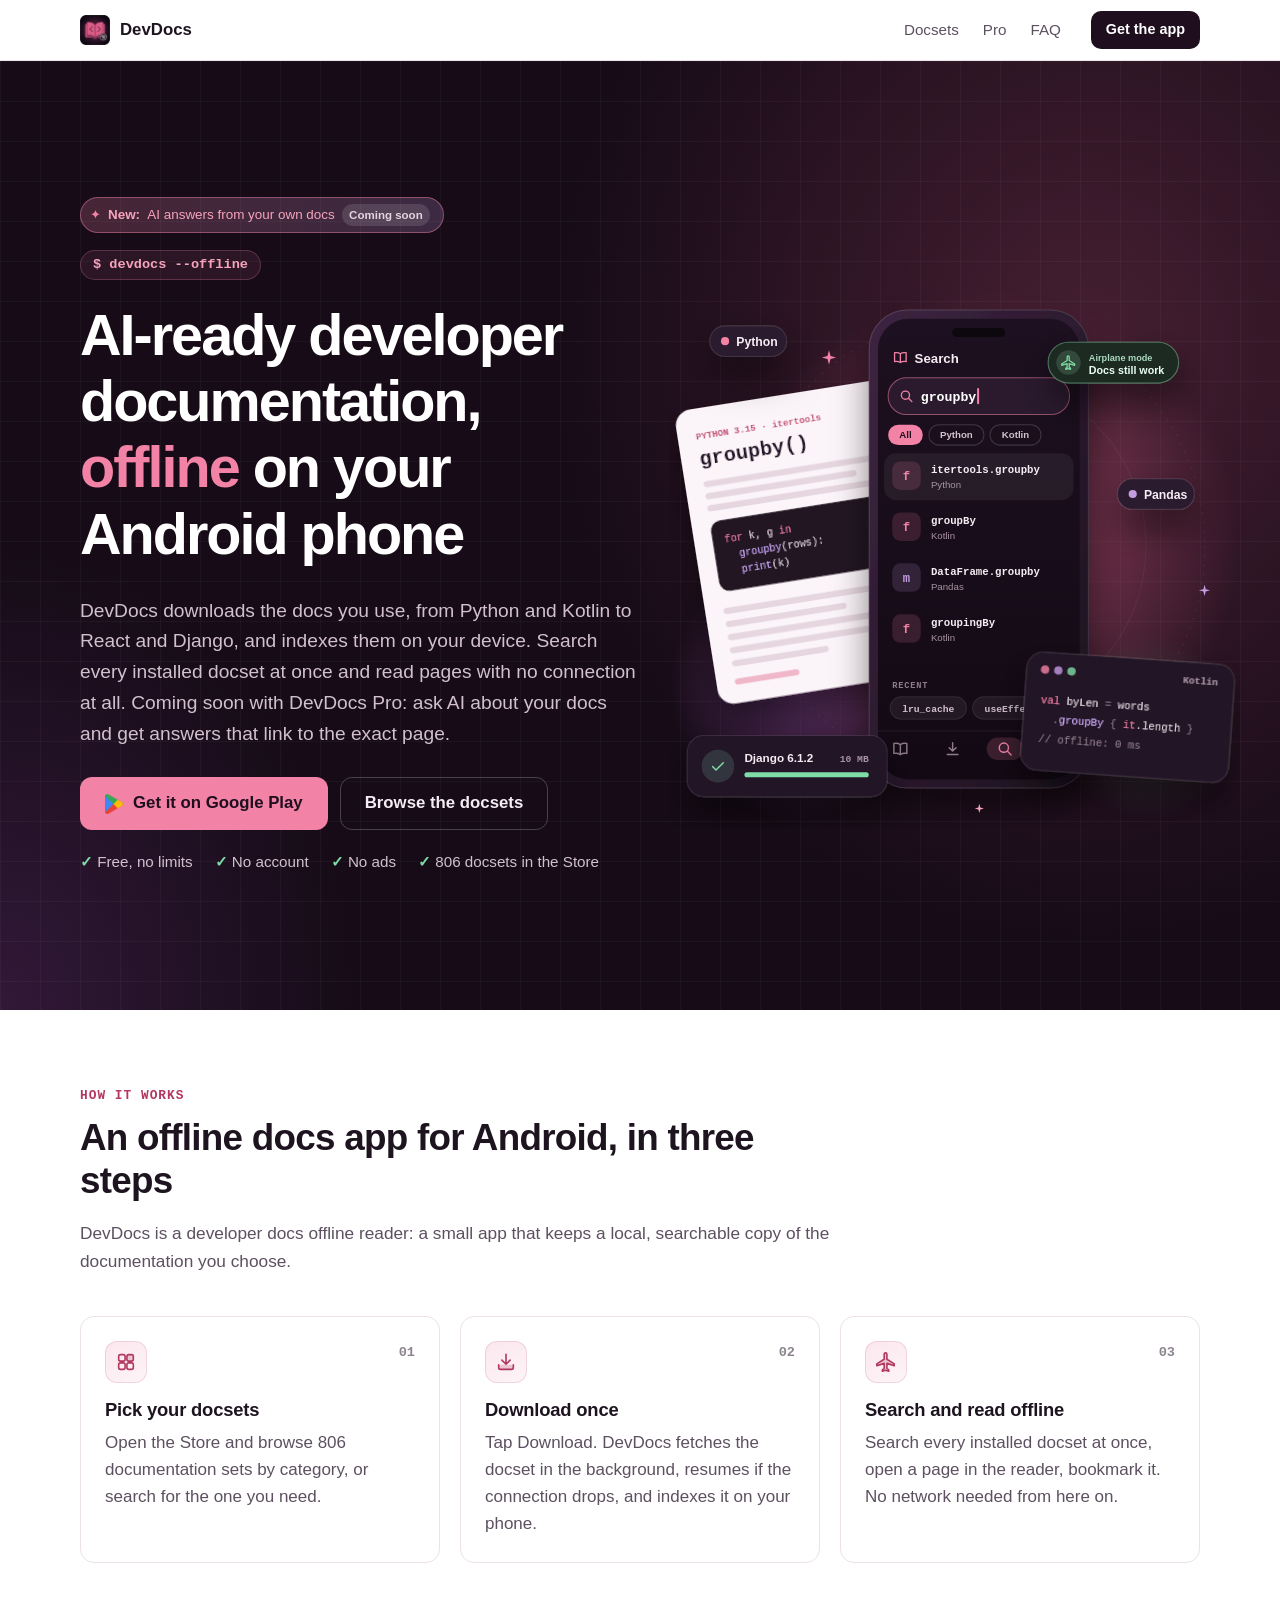
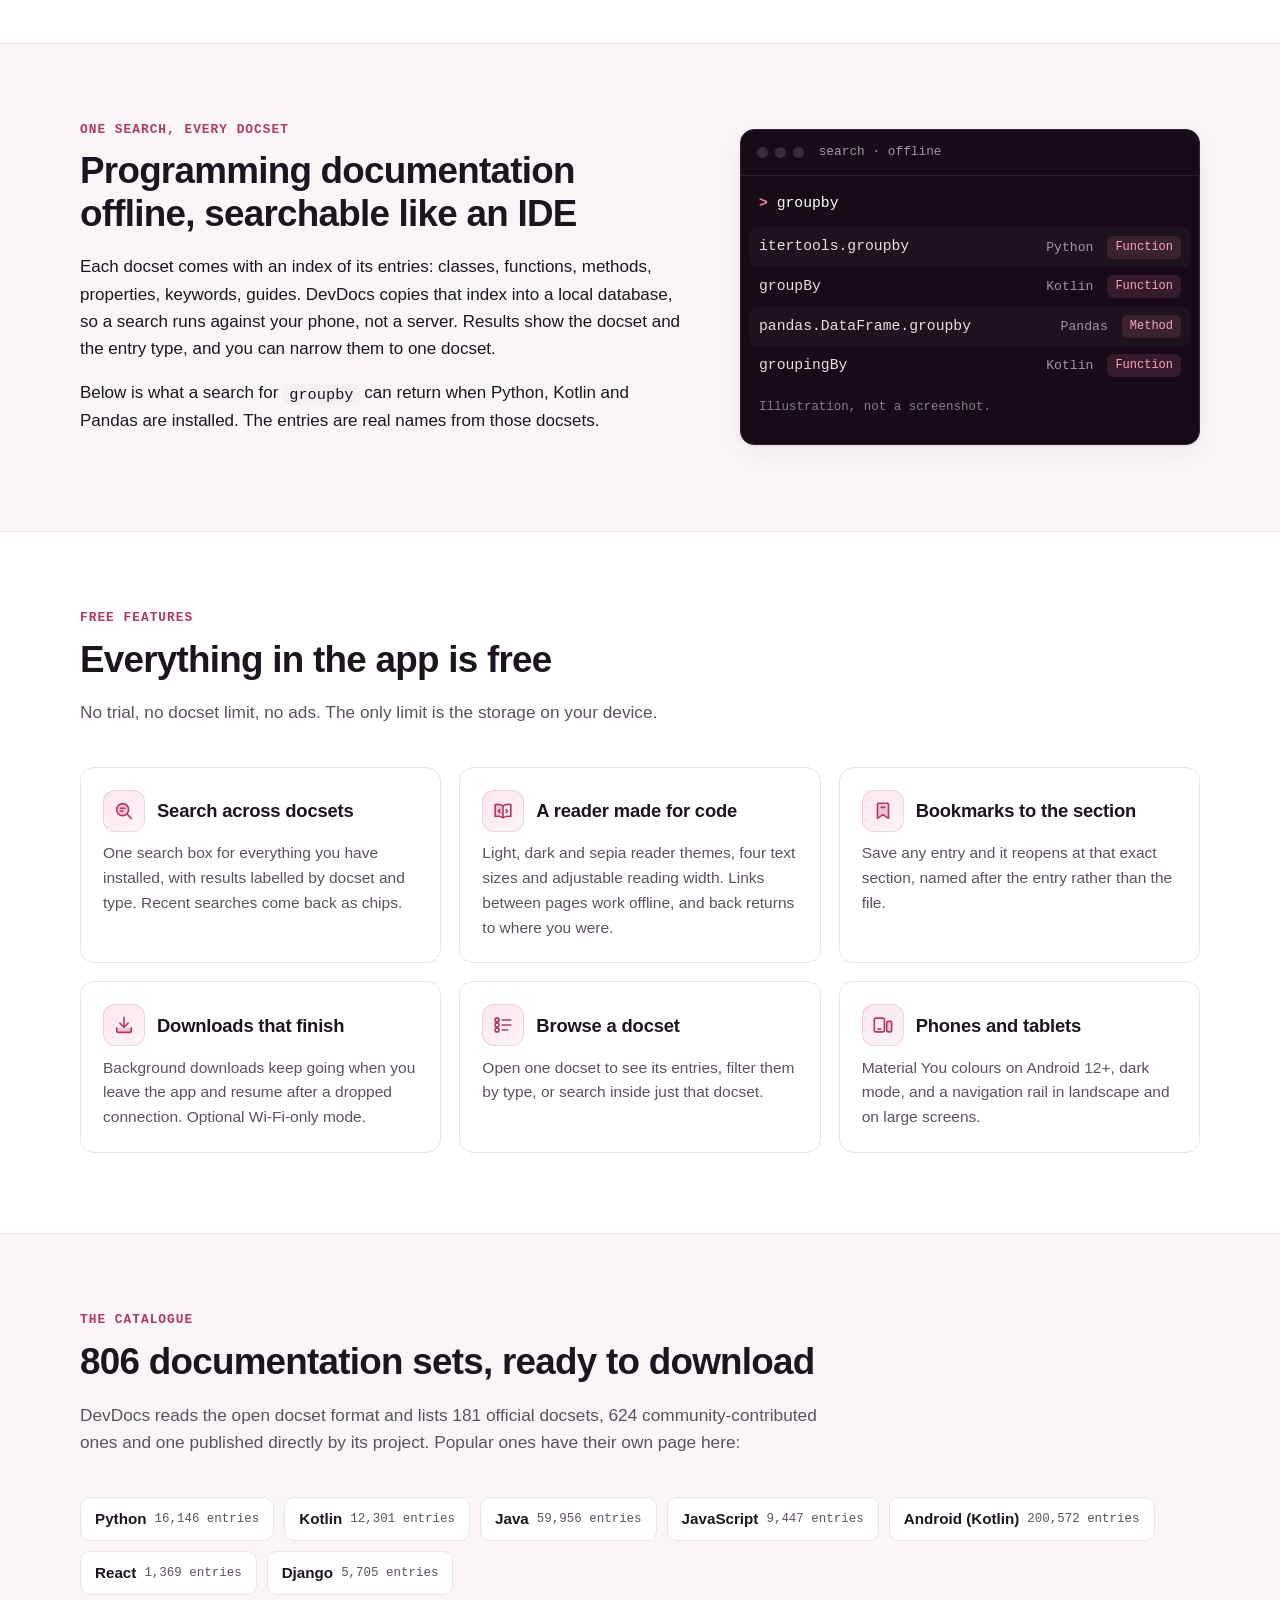
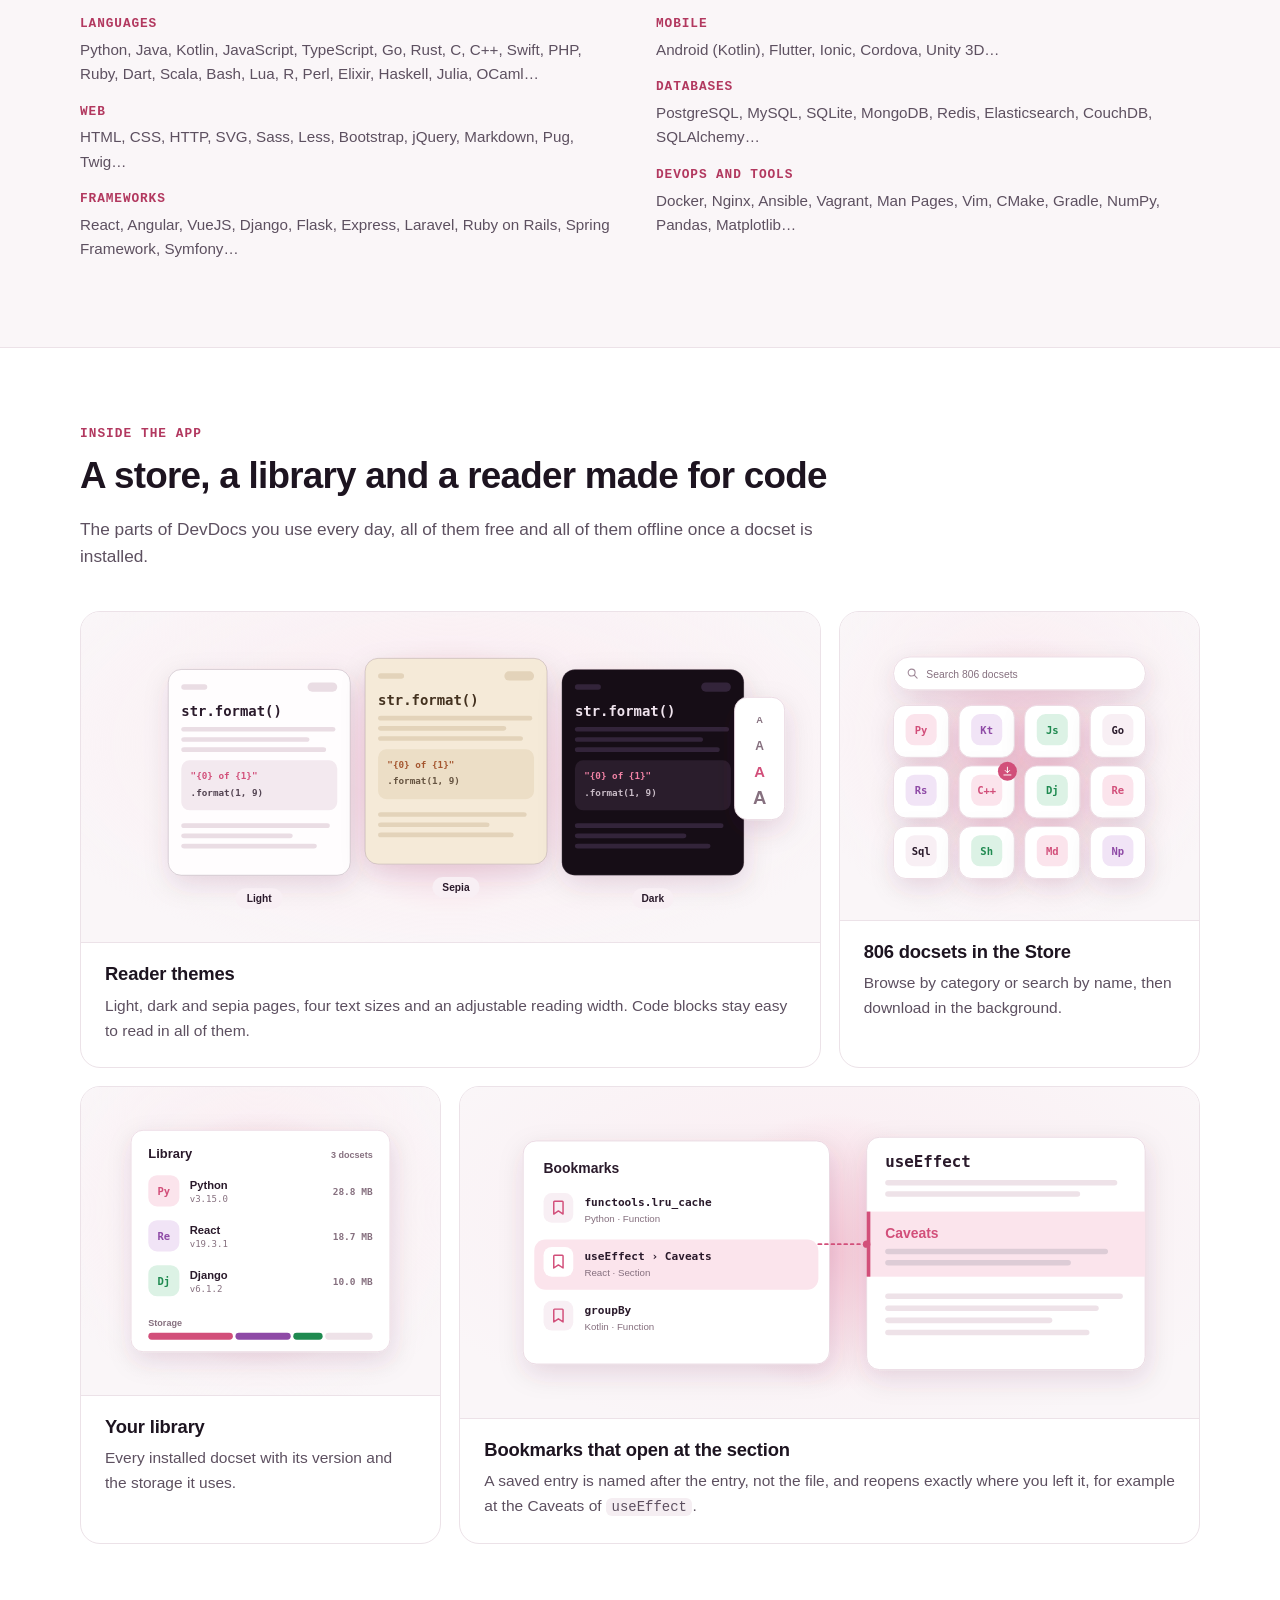
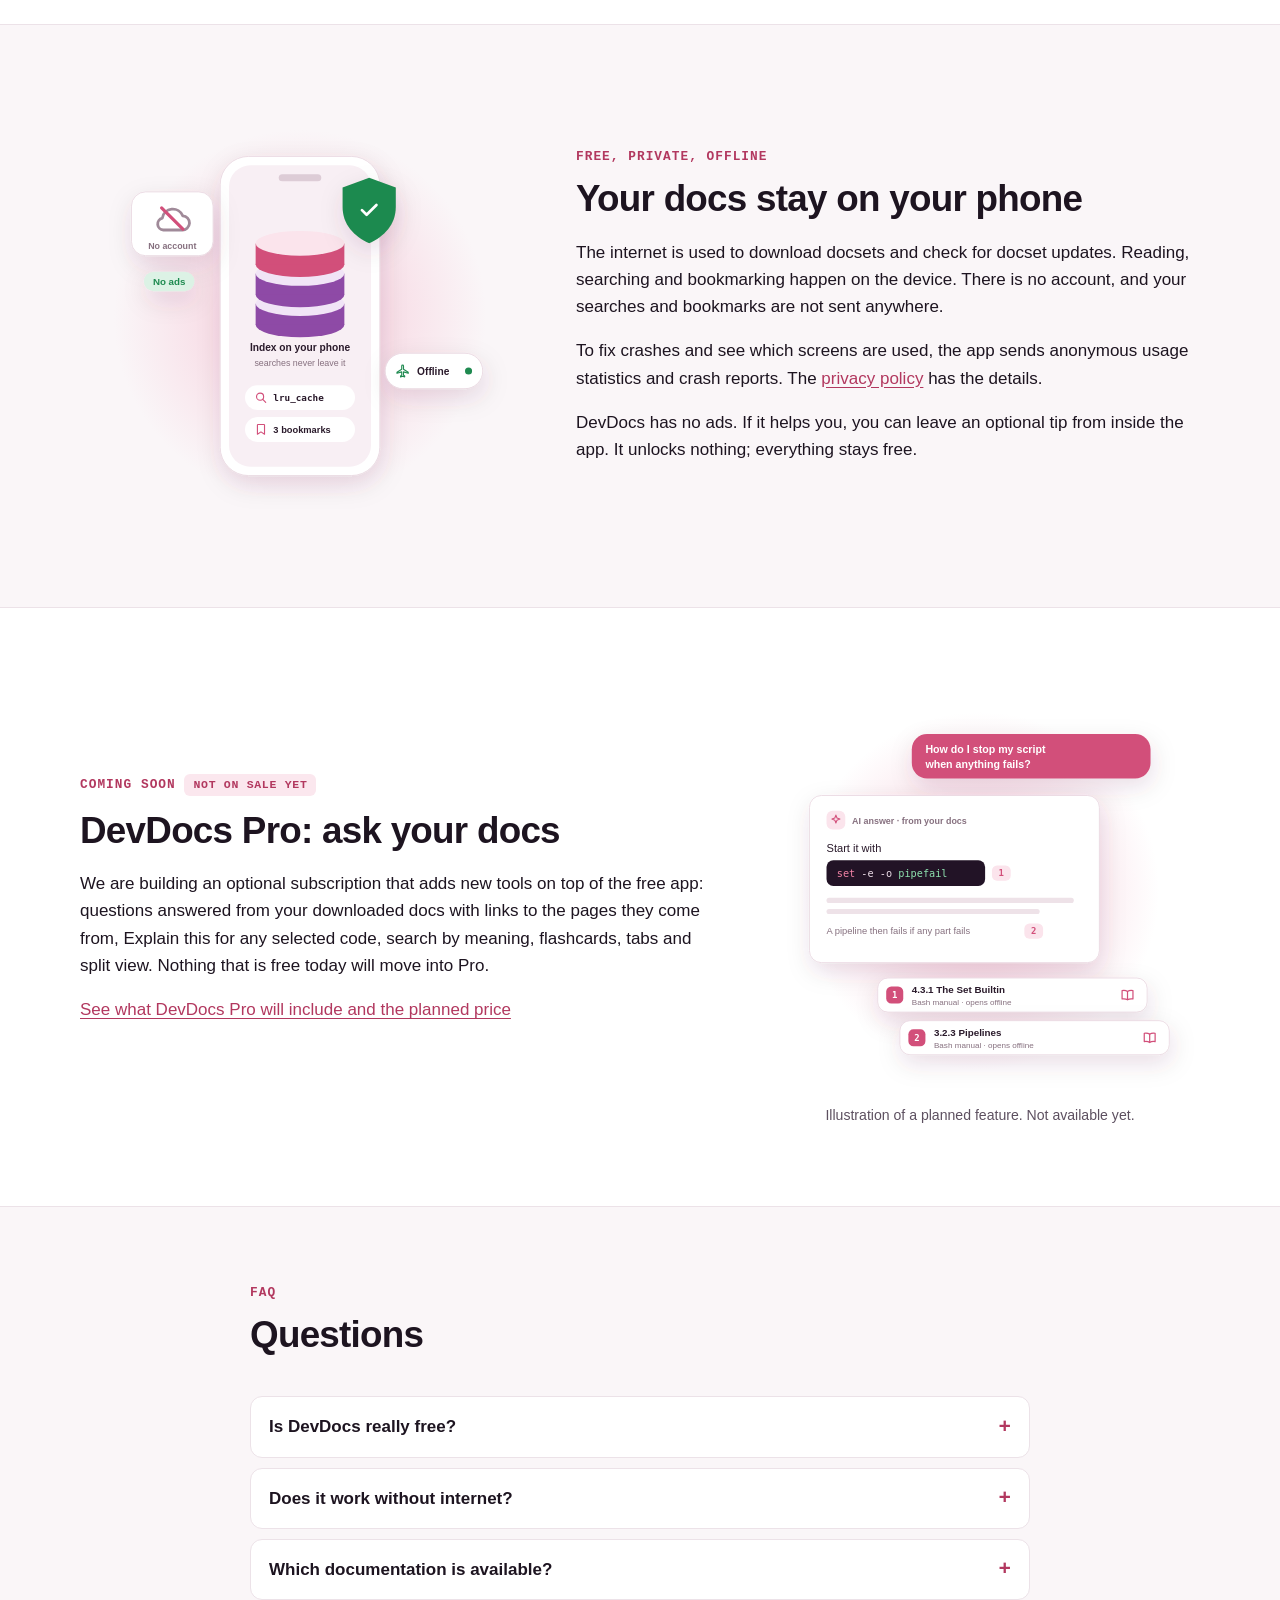
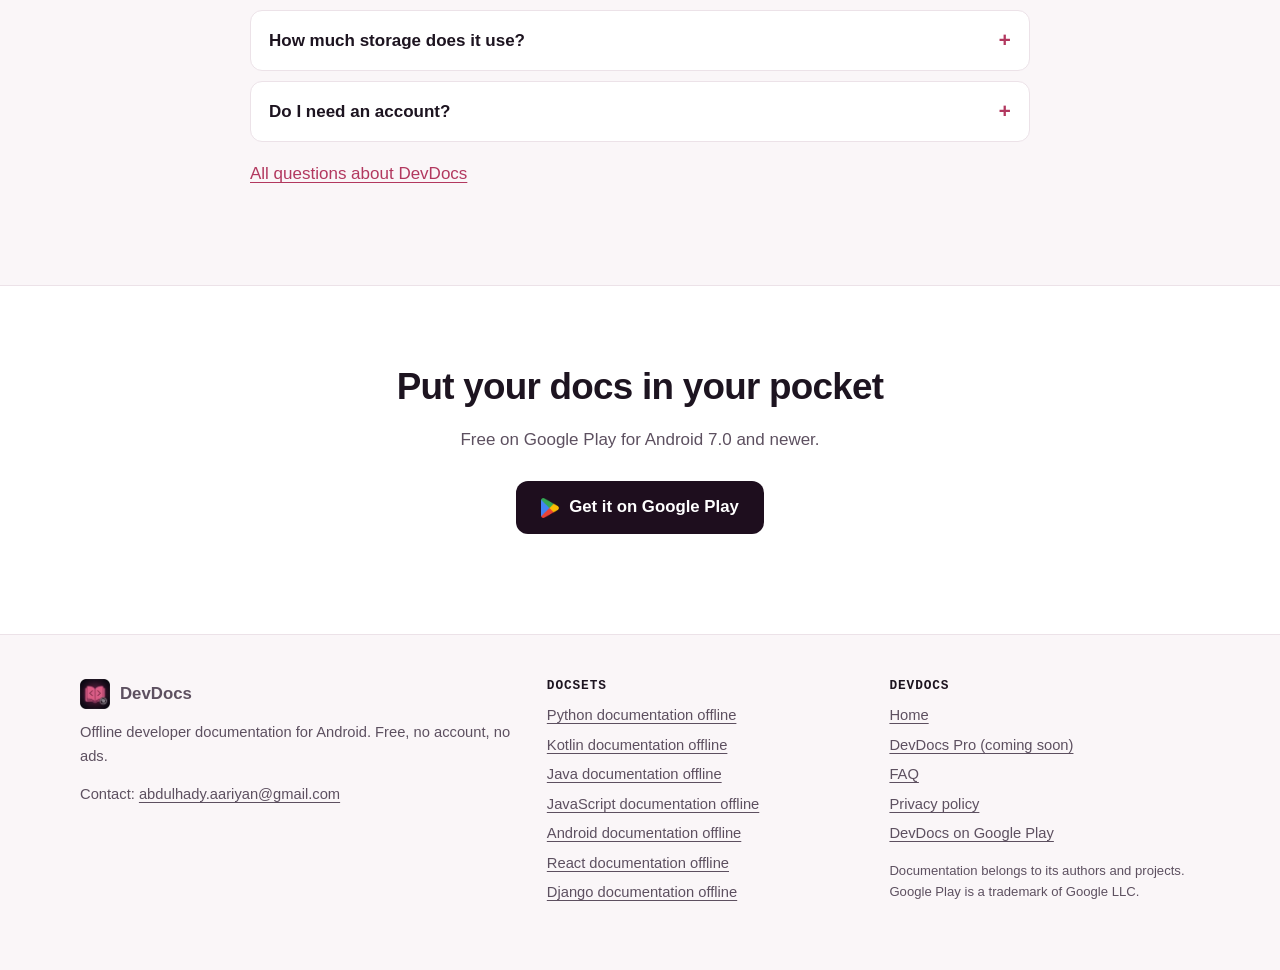
<file: index.html>
<!DOCTYPE html>
<html lang="en">
<head>
<meta charset="utf-8">
<meta name="viewport" content="width=device-width, initial-scale=1">
<title>DevDocs: AI-Ready Offline Developer Docs for Android</title>
<meta name="description" content="Download Python, Kotlin, Java and 800+ more docs once, then search and read them offline on Android. Free, no ads. AI answers with sources coming soon.">
<link rel="canonical" href="https://devdocs.landing.matrabhed.com/">
<meta name="theme-color" content="#160b17">
<link rel="icon" href="assets/favicon-32.png" sizes="32x32" type="image/png">
<link rel="apple-touch-icon" href="assets/apple-touch-icon.png">
<meta property="og:type" content="website">
<meta property="og:site_name" content="DevDocs">
<meta property="og:title" content="DevDocs: AI-ready offline developer docs for Android">
<meta property="og:description" content="Download 800+ documentation sets once. Search and read them anywhere, no connection needed. Free, no account, no ads.">
<meta property="og:url" content="https://devdocs.landing.matrabhed.com/">
<meta property="og:image" content="https://devdocs.landing.matrabhed.com/assets/og-devdocs-2.jpg">
<meta property="og:image:width" content="1200">
<meta property="og:image:height" content="630">
<meta property="og:image:alt" content="DevDocs for Android: developer docs, offline. An illustrated phone searching Python, Kotlin and Pandas docs in airplane mode.">
<meta name="twitter:card" content="summary_large_image">
<meta name="twitter:title" content="DevDocs: AI-ready offline developer docs for Android">
<meta name="twitter:description" content="Download 800+ documentation sets once. Search and read them anywhere, no connection needed. Free, no account, no ads.">
<meta name="twitter:image" content="https://devdocs.landing.matrabhed.com/assets/og-devdocs-2.jpg">
<meta name="twitter:image:alt" content="DevDocs for Android: developer docs, offline.">
<link rel="stylesheet" href="styles.css?v=3">
<script type="application/ld+json">
{
 "@context": "https://schema.org",
 "@type": "SoftwareApplication",
 "name": "DevDocs - Offline Developer Docs",
 "alternateName": "DevDocs",
 "operatingSystem": "ANDROID",
 "applicationCategory": "DeveloperApplication",
 "description": "Download developer documentation sets once, then search and read them offline on Android.",
 "url": "https://devdocs.landing.matrabhed.com/",
 "image": "https://devdocs.landing.matrabhed.com/assets/icon-192.png",
 "installUrl": "https://play.google.com/store/apps/details?id=com.devdocs.app",
 "downloadUrl": "https://play.google.com/store/apps/details?id=com.devdocs.app",
 "offers": {
  "@type": "Offer",
  "price": "0",
  "priceCurrency": "USD"
 }
}
</script>
<script type="application/ld+json">
{
 "@context": "https://schema.org",
 "@type": "WebSite",
 "name": "DevDocs",
 "url": "https://devdocs.landing.matrabhed.com/"
}
</script>
<script type="application/ld+json">
{
 "@context": "https://schema.org",
 "@type": "FAQPage",
 "mainEntity": [
  {
   "@type": "Question",
   "name": "Is DevDocs really free?",
   "acceptedAnswer": {
    "@type": "Answer",
    "text": "Yes. Downloading, searching, reading and bookmarking docsets is free, with no limit on how many docsets you install and no ads. An optional tip in the app supports development; it unlocks nothing. A paid DevDocs Pro with AI features is planned, and it will only add new features."
   }
  },
  {
   "@type": "Question",
   "name": "Does it work without internet?",
   "acceptedAnswer": {
    "@type": "Answer",
    "text": "Yes. You need a connection to download a docset. After that the library, search, reader and bookmarks work fully offline, including in airplane mode."
   }
  },
  {
   "@type": "Question",
   "name": "Which documentation is available?",
   "acceptedAnswer": {
    "@type": "Answer",
    "text": "The Store lists 806 docsets today: languages such as Python, Java, Kotlin, JavaScript, Go, Rust, C and C++, frameworks such as React, Django, Spring and Laravel, plus databases, DevOps tools and more. A few references that are not published as docsets (C#, .NET API, JavaFX) are listed as online references and need a connection."
   }
  },
  {
   "@type": "Question",
   "name": "How much storage does it use?",
   "acceptedAnswer": {
    "@type": "Answer",
    "text": "It depends on the docsets. Bash is under 1 MB and Django about 10 MB to download, while Android is about 299 MB. The library shows how much space each docset uses and how much is free on your device."
   }
  },
  {
   "@type": "Question",
   "name": "Do I need an account?",
   "acceptedAnswer": {
    "@type": "Answer",
    "text": "No. There is no sign-in. Your bookmarks and search history stay on your phone."
   }
  }
 ]
}
</script>
</head>
<body>
<a class="skip" href="#main">Skip to content</a>
<header class="top">
  <div class="wrap top-in">
    <a class="brand" href="./"><img src="assets/icon-64.webp" alt="" width="30" height="30">DevDocs</a>
    <nav class="nav" aria-label="Main">
      <a href="./#docsets" class="hide-sm">Docsets</a>
      <a href="pro/">Pro</a>
      <a href="faq/">FAQ</a>
    </nav>
    <a class="btn btn-play btn-sm" data-play href="https://play.google.com/store/apps/details?id=com.devdocs.app&amp;referrer=utm_source%3Dwebsite%26utm_medium%3Dhome_header">Get the app</a>
  </div>
</header>

<main id="main">
<section class="hero" aria-labelledby="h1">
  <div class="wrap hero-in">
    <div>
      <a class="ai-pill" href="pro/"><span class="ai-spark" aria-hidden="true">✦</span><b>New:</b> AI answers from your own docs <span class="ai-soon">Coming soon</span></a>
      <p class="eyebrow">$ devdocs --offline</p>
      <h1 id="h1">AI-ready developer documentation, <span>offline</span> on your Android phone</h1>
      <p class="lead">DevDocs downloads the docs you use, from Python and Kotlin to React and Django, and indexes them on your device. Search every installed docset at once and read pages with no connection at all. Coming soon with DevDocs Pro: ask AI about your docs and get answers that link to the exact page.</p>
      <div class="actions">
        <a class="btn btn-play btn-lg" data-play href="https://play.google.com/store/apps/details?id=com.devdocs.app&amp;referrer=utm_source%3Dwebsite%26utm_medium%3Dhome"><img src="assets/play-logo.png" alt="" width="18" height="20">Get it on Google Play</a>
        <a class="btn btn-line btn-lg" href="#docsets">Browse the docsets</a>
      </div>
      <ul class="trust"><li>Free, no limits</li><li>No account</li><li>No ads</li><li>806 docsets in the Store</li></ul>
    </div>
    <div class="hero-art"><!--hero-art--><svg viewBox="0 0 560 540" width="560" height="540" class="hero-svg" aria-hidden="true" focusable="false"><style>text{font-family:-apple-system,BlinkMacSystemFont,"Segoe UI",Roboto,Helvetica,Arial,sans-serif}.mo{font-family:ui-monospace,"SF Mono",Menlo,Consolas,"Roboto Mono",monospace}.c0{fill:#eadbe6}.c1{fill:#f283a6}.c2{fill:#d4b2ff}.c3{fill:#8fe3b0}.c4{fill:#ffc48a}.c5{fill:#8f7b8b}</style><defs><radialGradient id="g1"><stop offset="0" stop-color="#e0608a" stop-opacity="0.55"/><stop offset="1" stop-color="#e0608a" stop-opacity="0"/></radialGradient><radialGradient id="g2"><stop offset="0" stop-color="#8a4aa0" stop-opacity="0.55"/><stop offset="1" stop-color="#8a4aa0" stop-opacity="0"/></radialGradient><radialGradient id="g3"><stop offset="0" stop-color="#7fdca6" stop-opacity="0.22"/><stop offset="1" stop-color="#7fdca6" stop-opacity="0"/></radialGradient><linearGradient id="ph" x1="0" y1="0" x2="1" y2="1"><stop offset="0" stop-color="#3d2541"/><stop offset="1" stop-color="#1c101e"/></linearGradient><linearGradient id="sc" x1="0" y1="0" x2="0" y2="1"><stop offset="0" stop-color="#1d1020"/><stop offset="1" stop-color="#130914"/></linearGradient><linearGradient id="ro" x1="0" y1="0" x2="1" y2="0"><stop offset="0" stop-color="#ff9fbd"/><stop offset="1" stop-color="#e0608a"/></linearGradient><filter id="d" filterUnits="userSpaceOnUse" x="-40" y="-40" width="640" height="620"><feDropShadow dy="18" stdDeviation="18" flood-color="#000" flood-opacity=".5"/></filter></defs><circle cx="310" cy="260" r="250" fill="url(#g1)"/><circle cx="130" cy="400" r="130" fill="url(#g2)"/><circle cx="470" cy="440" r="90" fill="url(#g3)"/><circle cx="300" cy="262" r="226" fill="none" stroke="#fff" stroke-opacity=".07" stroke-dasharray="2 7"/><circle cx="300" cy="262" r="168" fill="none" stroke="#fff" stroke-opacity=".05"/><g transform="translate(26 112) rotate(-9 107 146)" filter="url(#d)"><rect x="0" y="0" width="214" height="292" rx="16" fill="#fbf4f8"/><text x="18" y="30" class=" mo" font-size="9" font-weight="600" fill="#c0446d">PYTHON 3.15 · itertools</text><text x="18" y="56" class=" mo" font-size="20" font-weight="750" fill="#24152a">groupby()</text><rect x="18" y="72" width="176" height="6" rx="3" fill="#e6d6df"/><rect x="18" y="84" width="150" height="6" rx="3" fill="#e6d6df"/><rect x="18" y="96" width="166" height="6" rx="3" fill="#e6d6df"/><rect x="18" y="112" width="178" height="70" rx="10" fill="#211224"/><text x="30" y="134" class="mo" font-size="10" xml:space="preserve"><tspan class="c1">for </tspan><tspan class="c0">k, g </tspan><tspan class="c1">in </tspan></text><text x="30" y="150" class="mo" font-size="10" xml:space="preserve"><tspan class="c2">  groupby</tspan><tspan class="c0">(rows):</tspan></text><text x="30" y="166" class="mo" font-size="10" xml:space="preserve"><tspan class="c2">  print</tspan><tspan class="c0">(k)</tspan></text><rect x="18" y="198" width="170" height="6" rx="3" fill="#e6d6df"/><rect x="18" y="211" width="120" height="6" rx="3" fill="#e6d6df"/><rect x="18" y="224" width="160" height="6" rx="3" fill="#e6d6df"/><rect x="18" y="237" width="140" height="6" rx="3" fill="#e6d6df"/><rect x="18" y="250" width="96" height="6" rx="3" fill="#e6d6df"/><rect x="18" y="268" width="64" height="6" rx="3" fill="#f0b7c9"/></g><g filter="url(#d)"><rect x="196" y="30" width="216" height="470" rx="38" fill="url(#ph)"/></g><rect x="196.5" y="30.5" width="215" height="469" rx="37.5" fill="none" stroke="#fff" stroke-opacity=".14"/><rect x="205" y="39" width="198" height="452" rx="30" fill="url(#sc)"/><rect x="278" y="48" width="52" height="9" rx="4.5" fill="#000" fill-opacity=".55"/><g transform="translate(219 69) scale(0.667)" fill="none" stroke="#f283a6" stroke-width="1.9" stroke-linecap="round" stroke-linejoin="round"><path d="M12 6.5C10 5 7 4.5 3.5 5v13c3.5-.5 6.5 0 8.5 1.5 2-1.5 5-2 8.5-1.5V5C17 4.5 14 5 12 6.5zM12 6.5v13"/></g><text x="241" y="82" class="" font-size="13" font-weight="700" fill="#f6ecf3">Search</text><text x="389" y="82" class=" mo" font-size="9.5" font-weight="600" text-anchor="end" fill="#a893a3">806</text><rect x="215" y="97" width="178" height="36" rx="18" fill="#2b1a2e" stroke="#f283a6" stroke-opacity=".55"/><g transform="translate(225 107) scale(0.667)" fill="none" stroke="#f283a6" stroke-width="1.9" stroke-linecap="round" stroke-linejoin="round"><circle cx="10.5" cy="10.5" r="6"/><path d="M15 15l5 5"/></g><text x="247" y="120" class=" mo" font-size="13" font-weight="600" fill="#fff">groupby</text><rect x="302.3" y="107" width="2" height="16" rx="1" fill="#f283a6"/><rect x="215" y="143" width="34" height="20" rx="10" fill="#f283a6"/><text x="232" y="156.5" class="" font-size="9.5" font-weight="650" text-anchor="middle" fill="#1e0e1e">All</text><rect x="255" y="143" width="54" height="20" rx="10" fill="none" stroke="#fff" stroke-opacity=".16"/><text x="282" y="156.5" class="" font-size="9.5" font-weight="650" text-anchor="middle" fill="#d2c1cd">Python</text><rect x="315" y="143" width="50" height="20" rx="10" fill="none" stroke="#fff" stroke-opacity=".16"/><text x="340" y="156.5" class="" font-size="9.5" font-weight="650" text-anchor="middle" fill="#d2c1cd">Kotlin</text><rect x="211" y="171" width="186" height="46" rx="12" fill="#fff" fill-opacity=".06"/><rect x="219" y="179" width="28" height="28" rx="8" fill="#f283a6" fill-opacity=".16"/><text x="233" y="197.5" class=" mo" font-size="12" font-weight="700" text-anchor="middle" fill="#f283a6">f</text><text x="257" y="190" class=" mo" font-size="10.5" font-weight="600" fill="#f6ecf3">itertools.groupby</text><text x="257" y="205" class="" font-size="9.5" fill="#a893a3">Python</text><rect x="219" y="229" width="28" height="28" rx="8" fill="#f283a6" fill-opacity=".16"/><text x="233" y="247.5" class=" mo" font-size="12" font-weight="700" text-anchor="middle" fill="#f283a6">f</text><text x="257" y="240" class=" mo" font-size="10.5" font-weight="600" fill="#f6ecf3">groupBy</text><text x="257" y="255" class="" font-size="9.5" fill="#a893a3">Kotlin</text><rect x="219" y="279" width="28" height="28" rx="8" fill="#c39be0" fill-opacity=".16"/><text x="233" y="297.5" class=" mo" font-size="12" font-weight="700" text-anchor="middle" fill="#c39be0">m</text><text x="257" y="290" class=" mo" font-size="10.5" font-weight="600" fill="#f6ecf3">DataFrame.groupby</text><text x="257" y="305" class="" font-size="9.5" fill="#a893a3">Pandas</text><rect x="219" y="329" width="28" height="28" rx="8" fill="#f283a6" fill-opacity=".16"/><text x="233" y="347.5" class=" mo" font-size="12" font-weight="700" text-anchor="middle" fill="#f283a6">f</text><text x="257" y="340" class=" mo" font-size="10.5" font-weight="600" fill="#f6ecf3">groupingBy</text><text x="257" y="355" class="" font-size="9.5" fill="#a893a3">Kotlin</text><text x="219" y="401" class=" mo" font-size="8.5" font-weight="700" fill="#8f7b8b" letter-spacing=".8">RECENT</text><rect x="217" y="410" width="74.9" height="22" rx="11" fill="#fff" fill-opacity=".06" stroke="#fff" stroke-opacity=".1"/><text x="254.4" y="425" class=" mo" font-size="9.5" font-weight="600" text-anchor="middle" fill="#d2c1cd">lru_cache</text><rect x="297.9" y="410" width="74.9" height="22" rx="11" fill="#fff" fill-opacity=".06" stroke="#fff" stroke-opacity=".1"/><text x="335.3" y="425" class=" mo" font-size="9.5" font-weight="600" text-anchor="middle" fill="#d2c1cd">useEffect</text><rect x="205" y="443" width="198" height="1" fill="#fff" fill-opacity=".07"/><g transform="translate(218 452) scale(0.750)" fill="none" stroke="#8f7b8b" stroke-width="1.9" stroke-linecap="round" stroke-linejoin="round"><path d="M12 6.5C10 5 7 4.5 3.5 5v13c3.5-.5 6.5 0 8.5 1.5 2-1.5 5-2 8.5-1.5V5C17 4.5 14 5 12 6.5zM12 6.5v13"/></g><g transform="translate(269.3 452) scale(0.750)" fill="none" stroke="#8f7b8b" stroke-width="1.9" stroke-linecap="round" stroke-linejoin="round"><path d="M12 4v11M7.5 10.5L12 15l4.5-4.5M5 19.5h14"/></g><rect x="311.7" y="450" width="36" height="22" rx="11" fill="#f283a6" fill-opacity=".18"/><g transform="translate(320.7 452) scale(0.750)" fill="none" stroke="#f283a6" stroke-width="1.9" stroke-linecap="round" stroke-linejoin="round"><circle cx="10.5" cy="10.5" r="6"/><path d="M15 15l5 5"/></g><g transform="translate(372 452) scale(0.750)" fill="none" stroke="#8f7b8b" stroke-width="1.9" stroke-linecap="round" stroke-linejoin="round"><path d="M7 3.5h10a1 1 0 0 1 1 1V20l-6-4-6 4V4.5a1 1 0 0 1 1-1z"/></g><g transform="translate(348 372) rotate(4 102 58)" filter="url(#d)"><rect x="0" y="0" width="204" height="116" rx="16" fill="#241428" stroke="#fff" stroke-opacity=".1"/><circle cx="18" cy="17" r="4" fill="#f283a6" fill-opacity=".8"/><circle cx="31" cy="17" r="4" fill="#c39be0" fill-opacity=".8"/><circle cx="44" cy="17" r="4" fill="#7fdca6" fill-opacity=".8"/><text x="188" y="21" class=" mo" font-size="9.5" font-weight="600" text-anchor="end" fill="#a893a3">Kotlin</text><text x="16" y="50" class="mo" font-size="10.5" xml:space="preserve"><tspan class="c1">val </tspan><tspan class="c0">byLen </tspan><tspan class="c5">= </tspan><tspan class="c0">words</tspan></text><text x="16" y="69" class="mo" font-size="10.5" xml:space="preserve"><tspan class="c5">  .</tspan><tspan class="c2">groupBy </tspan><tspan class="c5">{ </tspan><tspan class="c1">it</tspan><tspan class="c0">.length </tspan><tspan class="c5">}</tspan></text><text x="16" y="88" class="mo" font-size="10.5" xml:space="preserve"><tspan class="c5">// offline: 0 ms</tspan></text></g><g transform="translate(372 62)" filter="url(#d)"><rect x="0" y="0" width="128" height="40" rx="20" fill="#1f2a24" stroke="#7fdca6" stroke-opacity=".45"/><circle cx="20" cy="20" r="12" fill="#7fdca6" fill-opacity=".18"/><g transform="translate(12 12) scale(0.667)" fill="none" stroke="#7fdca6" stroke-width="1.9" stroke-linecap="round" stroke-linejoin="round"><path d="M21 16v-2l-8-5V3.5a1.5 1.5 0 0 0-3 0V9l-8 5v2l8-2.5V19l-2 1.5V22l3.5-1 3.5 1v-1.5L13 19v-5.5z"/></g><text x="40" y="18" class="" font-size="9" font-weight="600" fill="#a9d9bd">Airplane mode</text><text x="40" y="31" class="" font-size="10.5" font-weight="700" fill="#e9fff2">Docs still work</text></g><g transform="translate(40 46)" filter="url(#d)"><rect x="0" y="0" width="75.4" height="30" rx="15" fill="#2b1a2e" stroke="#fff" stroke-opacity=".12"/><circle cx="15" cy="15" r="4" fill="#f283a6"/><text x="26" y="19.5" class="" font-size="12" font-weight="650" fill="#f6ecf3">Python</text></g><g transform="translate(440 196)" filter="url(#d)"><rect x="0" y="0" width="75.4" height="30" rx="15" fill="#2b1a2e" stroke="#fff" stroke-opacity=".12"/><circle cx="15" cy="15" r="4" fill="#c39be0"/><text x="26" y="19.5" class="" font-size="12" font-weight="650" fill="#f6ecf3">Pandas</text></g><g transform="translate(18 448)" filter="url(#d)"><rect x="0" y="0" width="196" height="60" rx="16" fill="#241428" stroke="#fff" stroke-opacity=".1"/><circle cx="30" cy="30" r="16" fill="#7fdca6" fill-opacity=".16"/><g transform="translate(21 21) scale(0.750)" fill="none" stroke="#7fdca6" stroke-width="1.9" stroke-linecap="round" stroke-linejoin="round"><path d="M5 12.5l4.5 4.5L19 7.5"/></g><text x="56" y="26" class="" font-size="11.5" font-weight="700" fill="#f6ecf3">Django 6.1.2</text><text x="178" y="26" class=" mo" font-size="9.5" font-weight="600" text-anchor="end" fill="#a893a3">10 MB</text><rect x="56" y="36" width="122" height="5" rx="2.5" fill="#7fdca6"/></g><path transform="translate(150 70) scale(0.583)" d="M12 0l2.6 9.4L24 12l-9.4 2.6L12 24l-2.6-9.4L0 12l9.4-2.6z" fill="#f283a6"/><path transform="translate(520 300) scale(0.458)" d="M12 0l2.6 9.4L24 12l-9.4 2.6L12 24l-2.6-9.4L0 12l9.4-2.6z" fill="#c39be0"/><path transform="translate(300 515) scale(0.375)" d="M12 0l2.6 9.4L24 12l-9.4 2.6L12 24l-2.6-9.4L0 12l9.4-2.6z" fill="#f7a3bd"/></svg><!--/hero-art--></div>
  </div>
</section>

<section aria-labelledby="how">
  <div class="wrap">
    <div class="sec-head">
      <p class="kicker">How it works</p>
      <h2 id="how">An offline docs app for Android, in three steps</h2>
      <p>DevDocs is a developer docs offline reader: a small app that keeps a local, searchable copy of the documentation you choose.</p>
    </div>
    <ol class="steps">
      <li><span class="ico" aria-hidden="true"><svg class="i" viewBox="0 0 24 24"><rect class="d" x="13" y="4" width="7" height="7" rx="2"/><rect x="4" y="4" width="7" height="7" rx="2"/><rect x="13" y="4" width="7" height="7" rx="2"/><rect x="4" y="13" width="7" height="7" rx="2"/><rect x="13" y="13" width="7" height="7" rx="2"/></svg></span><h3>Pick your docsets</h3><p>Open the Store and browse 806 documentation sets by category, or search for the one you need.</p></li>
      <li><span class="ico" aria-hidden="true"><svg class="i" viewBox="0 0 24 24"><rect class="d" x="4" y="15" width="16" height="5" rx="2"/><path d="M12 3.5v11M7.5 10l4.5 4.5 4.5-4.5M4 15v3a2 2 0 0 0 2 2h12a2 2 0 0 0 2-2v-3"/></svg></span><h3>Download once</h3><p>Tap Download. DevDocs fetches the docset in the background, resumes if the connection drops, and indexes it on your phone.</p></li>
      <li><span class="ico" aria-hidden="true"><svg class="i" viewBox="0 0 24 24"><path class="d" d="M21 16v-2l-8-5V3.5a1.5 1.5 0 0 0-3 0V9l-8 5v2l8-2.5V19l-2 1.5V22l3.5-1 3.5 1v-1.5L13 19v-5.5z"/><path d="M21 16v-2l-8-5V3.5a1.5 1.5 0 0 0-3 0V9l-8 5v2l8-2.5V19l-2 1.5V22l3.5-1 3.5 1v-1.5L13 19v-5.5z"/></svg></span><h3>Search and read offline</h3><p>Search every installed docset at once, open a page in the reader, bookmark it. No network needed from here on.</p></li>
    </ol>
  </div>
</section>

<section class="alt" aria-labelledby="demo">
  <div class="wrap split wide">
    <div>
      <p class="kicker">One search, every docset</p>
      <h2 id="demo">Programming documentation offline, searchable like an IDE</h2>
      <p>Each docset comes with an index of its entries: classes, functions, methods, properties, keywords, guides. DevDocs copies that index into a local database, so a search runs against your phone, not a server. Results show the docset and the entry type, and you can narrow them to one docset.</p>
      <p>Below is what a search for <code>groupby</code> can return when Python, Kotlin and Pandas are installed. The entries are real names from those docsets.</p>
    </div>
    <div class="term" role="img" aria-label="Illustration of a search for groupby returning itertools.groupby from Python, groupBy and groupingBy from Kotlin and pandas.DataFrame.groupby from Pandas">
      <div class="term-bar"><i></i><i></i><i></i>&nbsp;search · offline</div>
      <div class="term-q"><b>&gt;</b> groupby</div>
      <ol>
        <li><span>itertools.groupby</span><span class="ds">Python</span><span class="ty">Function</span></li>
        <li><span>groupBy</span><span class="ds">Kotlin</span><span class="ty">Function</span></li>
        <li><span>pandas.DataFrame.groupby</span><span class="ds">Pandas</span><span class="ty">Method</span></li>
        <li><span>groupingBy</span><span class="ds">Kotlin</span><span class="ty">Function</span></li>
      </ol>
      <p class="term-note">Illustration, not a screenshot.</p>
    </div>
  </div>
</section>

<section aria-labelledby="features">
  <div class="wrap">
    <div class="sec-head">
      <p class="kicker">Free features</p>
      <h2 id="features">Everything in the app is free</h2>
      <p>No trial, no docset limit, no ads. The only limit is the storage on your device.</p>
    </div>
    <div class="grid">
      <div class="card"><h3><span class="ico" aria-hidden="true"><svg class="i" viewBox="0 0 24 24"><circle class="d" cx="10.5" cy="10.5" r="6.5"/><circle cx="10.5" cy="10.5" r="6.5"/><path d="M15.5 15.5L20 20M8 9h5M8 12h3"/></svg></span>Search across docsets</h3><p>One search box for everything you have installed, with results labelled by docset and type. Recent searches come back as chips.</p></div>
      <div class="card"><h3><span class="ico" aria-hidden="true"><svg class="i" viewBox="0 0 24 24"><path class="d" d="M12 6.5C10 5 7 4.5 3.5 5v13c3.5-.5 6.5 0 8.5 1.5z"/><path d="M12 6.5C10 5 7 4.5 3.5 5v13c3.5-.5 6.5 0 8.5 1.5 2-1.5 5-2 8.5-1.5V5C17 4.5 14 5 12 6.5zM12 6.5v13M8.5 10.5L7 12l1.5 1.5M15.5 10.5L17 12l-1.5 1.5"/></svg></span>A reader made for code</h3><p>Light, dark and sepia reader themes, four text sizes and adjustable reading width. Links between pages work offline, and back returns to where you were.</p></div>
      <div class="card"><h3><span class="ico" aria-hidden="true"><svg class="i" viewBox="0 0 24 24"><path class="d" d="M7 3.5h10a1 1 0 0 1 1 1V20l-6-4-6 4V4.5a1 1 0 0 1 1-1z"/><path d="M7 3.5h10a1 1 0 0 1 1 1V20l-6-4-6 4V4.5a1 1 0 0 1 1-1zM10 8h4"/></svg></span>Bookmarks to the section</h3><p>Save any entry and it reopens at that exact section, named after the entry rather than the file.</p></div>
      <div class="card"><h3><span class="ico" aria-hidden="true"><svg class="i" viewBox="0 0 24 24"><rect class="d" x="4" y="15" width="16" height="5" rx="2"/><path d="M12 3.5v11M7.5 10l4.5 4.5 4.5-4.5M4 15v3a2 2 0 0 0 2 2h12a2 2 0 0 0 2-2v-3"/></svg></span>Downloads that finish</h3><p>Background downloads keep going when you leave the app and resume after a dropped connection. Optional Wi-Fi-only mode.</p></div>
      <div class="card"><h3><span class="ico" aria-hidden="true"><svg class="i" viewBox="0 0 24 24"><rect class="d" x="3.5" y="4.5" width="4" height="4" rx="1"/><rect x="3.5" y="4.5" width="4" height="4" rx="1"/><rect x="3.5" y="10" width="4" height="4" rx="1"/><rect x="3.5" y="15.5" width="4" height="4" rx="1"/><path d="M11 6.5h9.5M11 12h9.5M11 17.5h6"/></svg></span>Browse a docset</h3><p>Open one docset to see its entries, filter them by type, or search inside just that docset.</p></div>
      <div class="card"><h3><span class="ico" aria-hidden="true"><svg class="i" viewBox="0 0 24 24"><rect x="2.5" y="4.5" width="11" height="15" rx="2"/><rect class="d" x="16" y="8" width="5.5" height="11.5" rx="1.5"/><rect x="16" y="8" width="5.5" height="11.5" rx="1.5"/><path d="M6.5 16.5h3"/></svg></span>Phones and tablets</h3><p>Material You colours on Android 12+, dark mode, and a navigation rail in landscape and on large screens.</p></div>
    </div>
  </div>
</section>

<section class="alt" aria-labelledby="docsets" id="docsets">
  <div class="wrap">
    <div class="sec-head">
      <p class="kicker">The catalogue</p>
      <h2 id="docsets-h">806 documentation sets, ready to download</h2>
      <p>DevDocs reads the open docset format and lists 181 official docsets, 624 community-contributed ones and one published directly by its project. Popular ones have their own page here:</p>
    </div>
    <ul class="chips">
<li><a href="python-documentation-offline/">Python <span>16,146 entries</span></a></li>
<li><a href="kotlin-documentation-offline/">Kotlin <span>12,301 entries</span></a></li>
<li><a href="java-documentation-offline/">Java <span>59,956 entries</span></a></li>
<li><a href="javascript-documentation-offline/">JavaScript <span>9,447 entries</span></a></li>
<li><a href="android-documentation-offline/">Android (Kotlin) <span>200,572 entries</span></a></li>
<li><a href="react-documentation-offline/">React <span>1,369 entries</span></a></li>
<li><a href="django-documentation-offline/">Django <span>5,705 entries</span></a></li>
    </ul>
    <div class="cats">
      <div><h3>Languages</h3><p>Python, Java, Kotlin, JavaScript, TypeScript, Go, Rust, C, C++, Swift, PHP, Ruby, Dart, Scala, Bash, Lua, R, Perl, Elixir, Haskell, Julia, OCaml…</p></div>
      <div><h3>Web</h3><p>HTML, CSS, HTTP, SVG, Sass, Less, Bootstrap, jQuery, Markdown, Pug, Twig…</p></div>
      <div><h3>Frameworks</h3><p>React, Angular, VueJS, Django, Flask, Express, Laravel, Ruby on Rails, Spring Framework, Symfony…</p></div>
      <div><h3>Mobile</h3><p>Android (Kotlin), Flutter, Ionic, Cordova, Unity 3D…</p></div>
      <div><h3>Databases</h3><p>PostgreSQL, MySQL, SQLite, MongoDB, Redis, Elasticsearch, CouchDB, SQLAlchemy…</p></div>
      <div><h3>DevOps and tools</h3><p>Docker, Nginx, Ansible, Vagrant, Man Pages, Vim, CMake, Gradle, NumPy, Pandas, Matplotlib…</p></div>
    </div>
  </div>
</section>

<section aria-labelledby="screens">
  <div class="wrap">
    <div class="sec-head">
      <p class="kicker">Inside the app</p>
      <h2 id="screens">A store, a library and a reader made for code</h2>
      <p>The parts of DevDocs you use every day, all of them free and all of them offline once a docset is installed.</p>
    </div>
    <div class="bento">
      <div class="tile w2"><div class="tile-art"><img src="assets/art/themes.svg" alt="" width="796" height="356" loading="lazy" decoding="async"></div><div class="tile-txt"><h3>Reader themes</h3><p>Light, dark and sepia pages, four text sizes and an adjustable reading width. Code blocks stay easy to read in all of them.</p></div></div>
      <div class="tile"><div class="tile-art"><img src="assets/art/store.svg" alt="" width="416" height="356" loading="lazy" decoding="async"></div><div class="tile-txt"><h3>806 docsets in the Store</h3><p>Browse by category or search by name, then download in the background.</p></div></div>
      <div class="tile"><div class="tile-art"><img src="assets/art/library.svg" alt="" width="416" height="356" loading="lazy" decoding="async"></div><div class="tile-txt"><h3>Your library</h3><p>Every installed docset with its version and the storage it uses.</p></div></div>
      <div class="tile w2"><div class="tile-art"><img src="assets/art/bookmarks.svg" alt="" width="796" height="356" loading="lazy" decoding="async"></div><div class="tile-txt"><h3>Bookmarks that open at the section</h3><p>A saved entry is named after the entry, not the file, and reopens exactly where you left it, for example at the Caveats of <code>useEffect</code>.</p></div></div>
    </div>
  </div>
</section>

<section class="alt" aria-labelledby="privacy">
  <div class="wrap split rev art-split">
    <figure class="art"><img src="assets/art/private.svg" alt="" width="496" height="476" loading="lazy" decoding="async"></figure>
    <div>
      <p class="kicker">Free, private, offline</p>
      <h2 id="privacy">Your docs stay on your phone</h2>
      <p>The internet is used to download docsets and check for docset updates. Reading, searching and bookmarking happen on the device. There is no account, and your searches and bookmarks are not sent anywhere.</p>
      <p>To fix crashes and see which screens are used, the app sends anonymous usage statistics and crash reports. The <a href="https://devdocs.privacypolicy.matrabhed.com/">privacy policy</a> has the details.</p>
      <p>DevDocs has no ads. If it helps you, you can leave an optional tip from inside the app. It unlocks nothing; everything stays free.</p>
    </div>
  </div>
</section>

<section aria-labelledby="pro">
  <div class="wrap split art-split">
    <div>
      <p class="kicker">Coming soon <span class="badge">Not on sale yet</span></p>
      <h2 id="pro">DevDocs Pro: ask your docs</h2>
      <p>We are building an optional subscription that adds new tools on top of the free app: questions answered from your downloaded docs with links to the pages they come from, Explain this for any selected code, search by meaning, flashcards, tabs and split view. Nothing that is free today will move into Pro.</p>
      <p><a href="pro/">See what DevDocs Pro will include and the planned price</a></p>
    </div>
    <figure class="art"><img src="assets/art/ask.svg" alt="" width="516" height="476" loading="lazy" decoding="async"><figcaption>Illustration of a planned feature. Not available yet.</figcaption></figure>
  </div>
</section>

<!-- Email list. Hidden until data-endpoint holds the provider's form URL (see the email-list README in the growth kit). -->
<section class="signup" id="signup" aria-labelledby="signup-h" data-endpoint="" data-field="email_address" hidden>
  <div class="narrow">
    <div class="su-card">
      <div class="su-copy">
        <p class="kicker">Early access</p>
        <h2 id="signup-h">Get notified when DevDocs Pro launches</h2>
        <p>Join the early-access list: we will email you the day Pro goes on sale, with the 7-day free trial.</p>
      </div>
      <form class="su-form" method="post" target="su-frame">
        <label class="su-label" for="su-email">Email address</label>
        <div class="su-row">
          <input id="su-email" type="email" required autocomplete="email" inputmode="email" spellcheck="false" placeholder="you@example.com" aria-describedby="su-fine">
          <button class="btn btn-play" type="submit">Notify me</button>
        </div>
        <div class="su-trap" aria-hidden="true"><label>Leave this empty <input type="text" tabindex="-1" autocomplete="off"></label></div>
        <p class="su-fine" id="su-fine">One short email when there is something new. Unsubscribe anytime. <a href="https://devdocs.privacypolicy.matrabhed.com/">Privacy policy</a></p>
        <p class="su-status" role="status" aria-live="polite"></p>
      </form>
      <iframe name="su-frame" title="Signup response" hidden></iframe>
    </div>
  </div>
</section>

<section class="alt" aria-labelledby="faq">
  <div class="narrow">
    <div class="sec-head">
      <p class="kicker">FAQ</p>
      <h2 id="faq">Questions</h2>
    </div>
    <div class="faq">
<details><summary><h3>Is DevDocs really free?</h3></summary><div>Yes. Downloading, searching, reading and bookmarking docsets is free, with no limit on how many docsets you install and no ads. An optional tip in the app supports development; it unlocks nothing. A paid DevDocs Pro with AI features is planned, and it will only add new features.</div></details>
<details><summary><h3>Does it work without internet?</h3></summary><div>Yes. You need a connection to download a docset. After that the library, search, reader and bookmarks work fully offline, including in airplane mode.</div></details>
<details><summary><h3>Which documentation is available?</h3></summary><div>The Store lists 806 docsets today: languages such as Python, Java, Kotlin, JavaScript, Go, Rust, C and C++, frameworks such as React, Django, Spring and Laravel, plus databases, DevOps tools and more. A few references that are not published as docsets (C#, .NET API, JavaFX) are listed as online references and need a connection.</div></details>
<details><summary><h3>How much storage does it use?</h3></summary><div>It depends on the docsets. Bash is under 1 MB and Django about 10 MB to download, while Android is about 299 MB. The library shows how much space each docset uses and how much is free on your device.</div></details>
<details><summary><h3>Do I need an account?</h3></summary><div>No. There is no sign-in. Your bookmarks and search history stay on your phone.</div></details>
</div>
    <p class="mt18"><a href="faq/">All questions about DevDocs</a></p>
  </div>
</section>

<section class="cta" aria-labelledby="cta">
  <div class="narrow">
    <h2 id="cta">Put your docs in your pocket</h2>
    <p>Free on Google Play for Android 7.0 and newer.</p>
    <div class="actions"><a class="btn btn-play btn-lg" data-play href="https://play.google.com/store/apps/details?id=com.devdocs.app&amp;referrer=utm_source%3Dwebsite%26utm_medium%3Dhome_footer"><img src="assets/play-logo.png" alt="" width="18" height="20">Get it on Google Play</a></div>
  </div>
</section>
</main>
<footer class="foot">
  <div class="wrap foot-in">
    <div>
      <a class="brand" href="./"><img src="assets/icon-64.webp" alt="" width="30" height="30" loading="lazy">DevDocs</a>
      <p class="mt12">Offline developer documentation for Android. Free, no account, no ads.</p>
      <p>Contact: <a href="mailto:abdulhady.aariyan@gmail.com">abdulhady.aariyan@gmail.com</a></p>
    </div>
    <div>
      <h2>Docsets</h2>
      <ul>
        <li><a href="python-documentation-offline/">Python documentation offline</a></li>
        <li><a href="kotlin-documentation-offline/">Kotlin documentation offline</a></li>
        <li><a href="java-documentation-offline/">Java documentation offline</a></li>
        <li><a href="javascript-documentation-offline/">JavaScript documentation offline</a></li>
        <li><a href="android-documentation-offline/">Android documentation offline</a></li>
        <li><a href="react-documentation-offline/">React documentation offline</a></li>
        <li><a href="django-documentation-offline/">Django documentation offline</a></li>
      </ul>
    </div>
    <div>
      <h2>DevDocs</h2>
      <ul>
        <li><a href="./">Home</a></li>
        <li><a href="pro/">DevDocs Pro (coming soon)</a></li>
        <li><a href="faq/">FAQ</a></li>
        <li><a href="https://devdocs.privacypolicy.matrabhed.com/">Privacy policy</a></li>
        <li><a href="https://play.google.com/store/apps/details?id=com.devdocs.app">DevDocs on Google Play</a></li>
      </ul>
      <p class="fine">Documentation belongs to its authors and projects. Google Play is a trademark of Google LLC.</p>
    </div>
  </div>
</footer>
<script src="assets/site.js?v=2" defer></script>
</body>
</html>
</file>
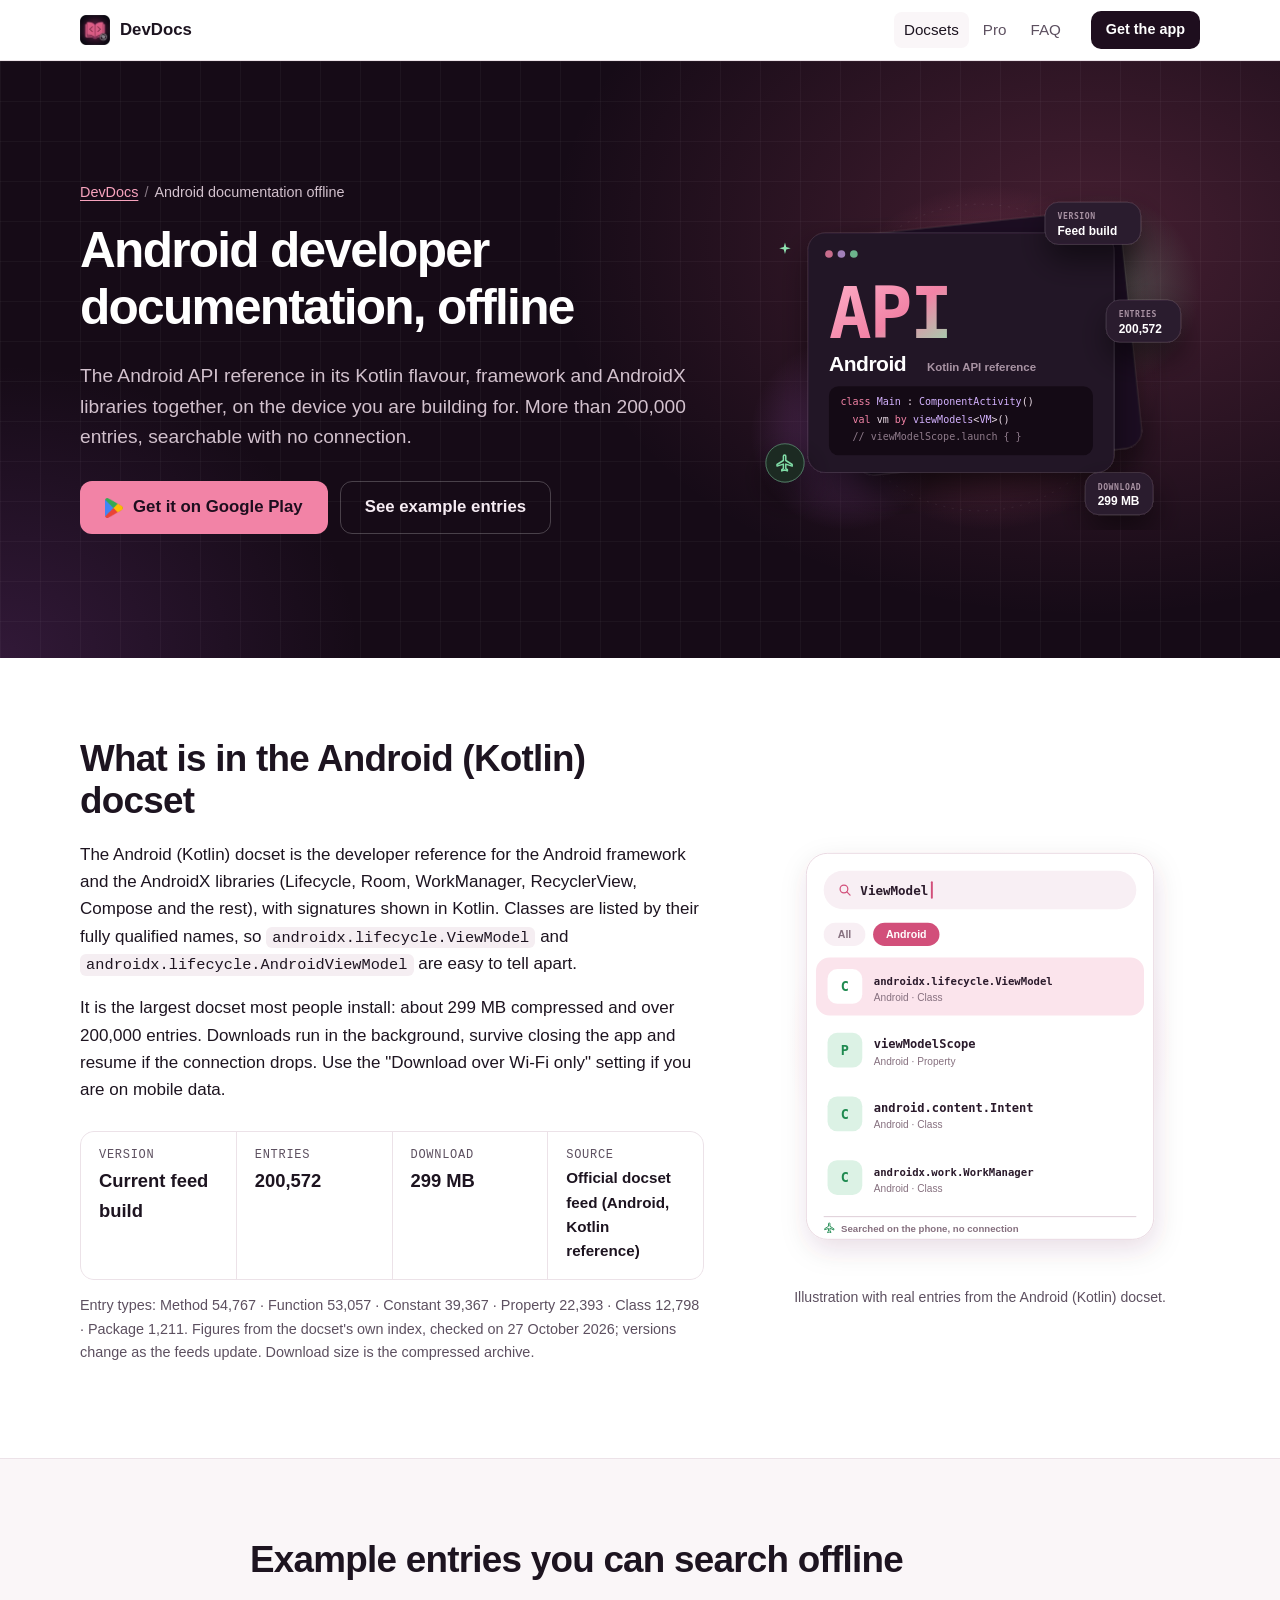
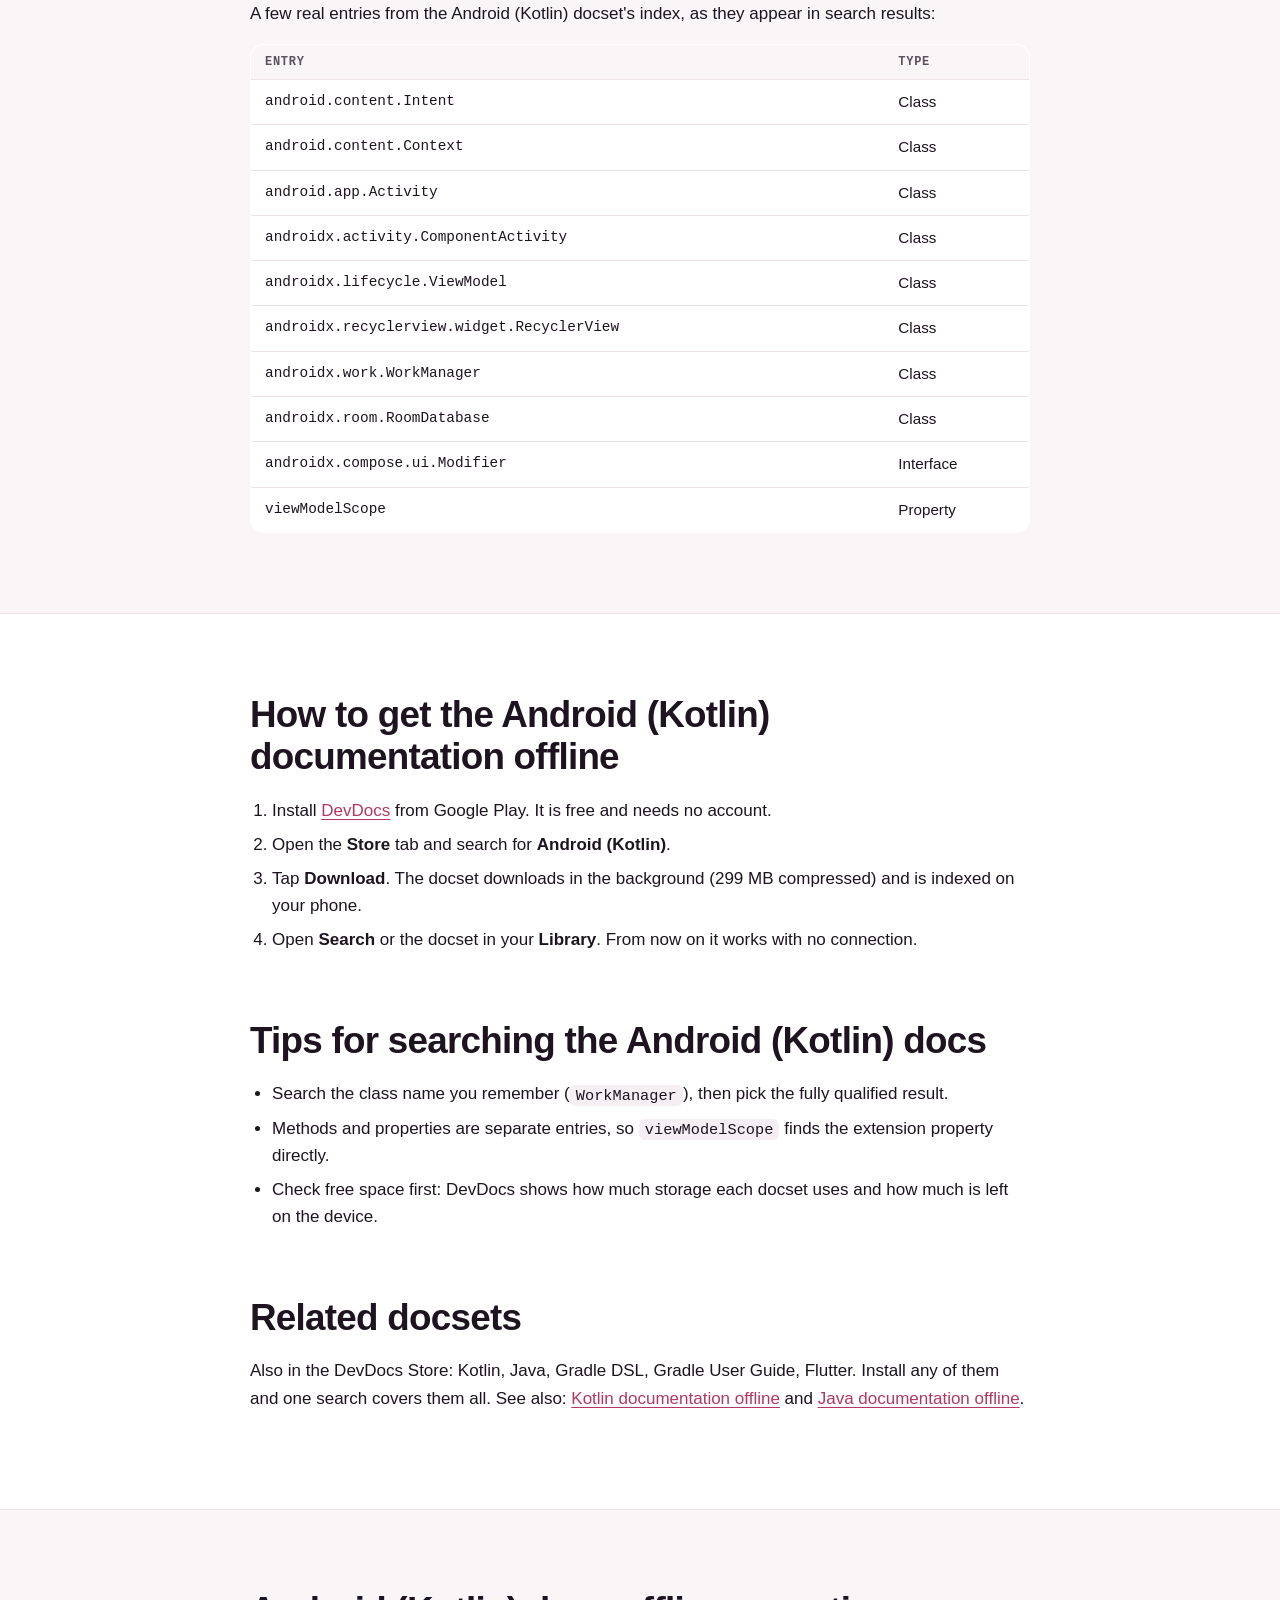
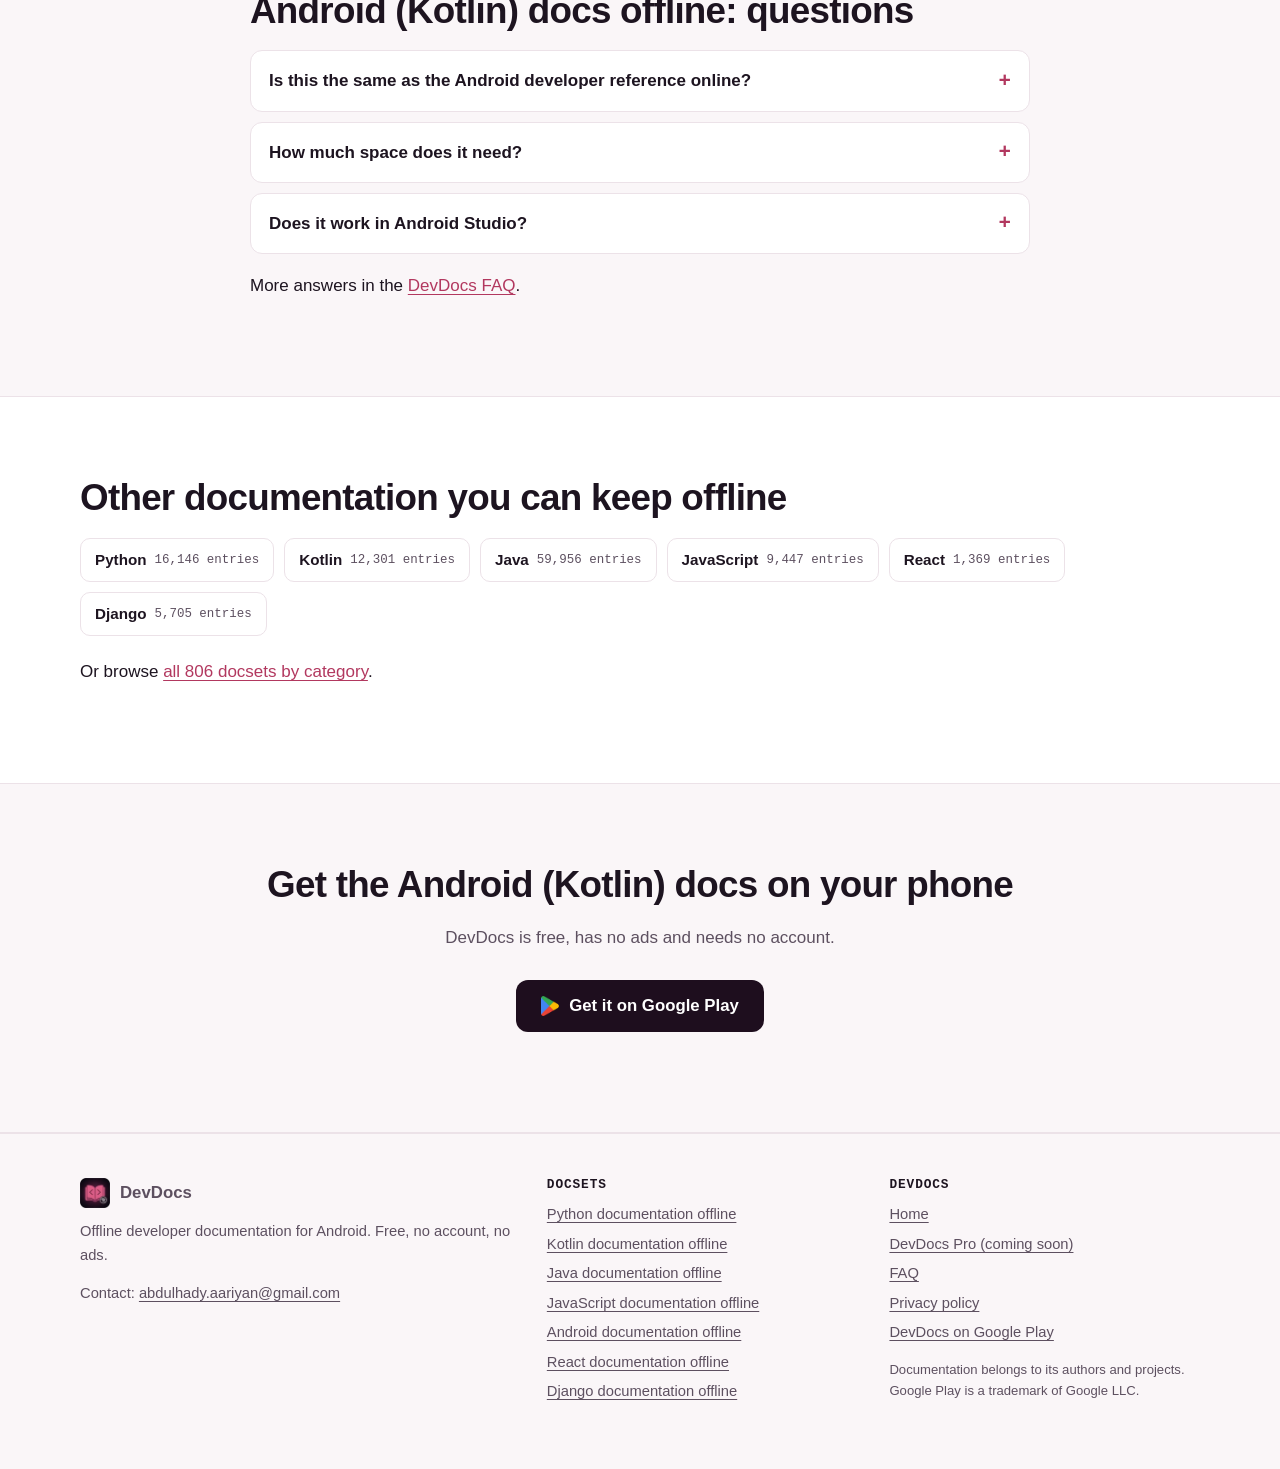
<file: android-documentation-offline/index.html>
<!DOCTYPE html>
<html lang="en">
<head>
<meta charset="utf-8">
<meta name="viewport" content="width=device-width, initial-scale=1">
<title>Android Documentation Offline: API Reference | DevDocs</title>
<meta name="description" content="The Android and AndroidX API reference offline on your phone: 200,000+ searchable classes, methods and constants. Free DevDocs app, no account.">
<link rel="canonical" href="https://devdocs.landing.matrabhed.com/android-documentation-offline/">
<meta name="theme-color" content="#160b17">
<link rel="icon" href="../assets/favicon-32.png" sizes="32x32" type="image/png">
<link rel="apple-touch-icon" href="../assets/apple-touch-icon.png">
<meta property="og:type" content="website">
<meta property="og:site_name" content="DevDocs">
<meta property="og:title" content="Android Documentation Offline: API Reference | DevDocs">
<meta property="og:description" content="The Android and AndroidX API reference offline on your phone: 200,000+ searchable classes, methods and constants. Free DevDocs app, no account.">
<meta property="og:url" content="https://devdocs.landing.matrabhed.com/android-documentation-offline/">
<meta property="og:image" content="https://devdocs.landing.matrabhed.com/assets/og-devdocs-2.jpg">
<meta property="og:image:width" content="1200">
<meta property="og:image:height" content="630">
<meta property="og:image:alt" content="DevDocs for Android: developer docs, offline. An illustrated phone searching Python, Kotlin and Pandas docs in airplane mode.">
<meta name="twitter:card" content="summary_large_image">
<meta name="twitter:title" content="Android Documentation Offline: API Reference | DevDocs">
<meta name="twitter:description" content="The Android and AndroidX API reference offline on your phone: 200,000+ searchable classes, methods and constants. Free DevDocs app, no account.">
<meta name="twitter:image" content="https://devdocs.landing.matrabhed.com/assets/og-devdocs-2.jpg">
<meta name="twitter:image:alt" content="DevDocs for Android: developer docs, offline.">
<link rel="stylesheet" href="../styles.css?v=3">
<script type="application/ld+json">
{
 "@context": "https://schema.org",
 "@type": "BreadcrumbList",
 "itemListElement": [
  {
   "@type": "ListItem",
   "position": 1,
   "name": "DevDocs",
   "item": "https://devdocs.landing.matrabhed.com/"
  },
  {
   "@type": "ListItem",
   "position": 2,
   "name": "Android documentation offline",
   "item": "https://devdocs.landing.matrabhed.com/android-documentation-offline/"
  }
 ]
}
</script>
<script type="application/ld+json">
{
 "@context": "https://schema.org",
 "@type": "FAQPage",
 "mainEntity": [
  {
   "@type": "Question",
   "name": "Is this the same as the Android developer reference online?",
   "acceptedAnswer": {
    "@type": "Answer",
    "text": "It is the API reference (classes, methods, constants) for the Android framework and AndroidX, in its Kotlin form. The long-form guides and codelabs on the website are not part of it."
   }
  },
  {
   "@type": "Question",
   "name": "How much space does it need?",
   "acceptedAnswer": {
    "@type": "Answer",
    "text": "About 299 MB to download, and more once unpacked. DevDocs shows the storage used per docset and warns when the device is running low."
   }
  },
  {
   "@type": "Question",
   "name": "Does it work in Android Studio?",
   "acceptedAnswer": {
    "@type": "Answer",
    "text": "No. DevDocs is an Android app that reads the docs on your phone or tablet. It is a companion for when you are away from your desk, or for a second screen next to it."
   }
  }
 ]
}
</script>
<script type="application/ld+json">
{
 "@context": "https://schema.org",
 "@type": "WebPage",
 "name": "Android Documentation Offline: API Reference | DevDocs",
 "url": "https://devdocs.landing.matrabhed.com/android-documentation-offline/",
 "description": "The Android and AndroidX API reference offline on your phone: 200,000+ searchable classes, methods and constants. Free DevDocs app, no account.",
 "about": {
  "@type": "SoftwareApplication",
  "name": "DevDocs - Offline Developer Docs",
  "operatingSystem": "ANDROID",
  "applicationCategory": "DeveloperApplication",
  "offers": {
   "@type": "Offer",
   "price": "0",
   "priceCurrency": "USD"
  }
 }
}
</script>
</head>
<body>
<a class="skip" href="#main">Skip to content</a>
<header class="top">
  <div class="wrap top-in">
    <a class="brand" href="../"><img src="../assets/icon-64.webp" alt="" width="30" height="30">DevDocs</a>
    <nav class="nav" aria-label="Main">
      <a href="../#docsets" aria-current="page" class="hide-sm">Docsets</a>
      <a href="../pro/">Pro</a>
      <a href="../faq/">FAQ</a>
    </nav>
    <a class="btn btn-play btn-sm" data-play href="https://play.google.com/store/apps/details?id=com.devdocs.app&amp;referrer=utm_source%3Dwebsite%26utm_medium%3Dandroid_header">Get the app</a>
  </div>
</header>

<main id="main">
<section class="hero page-hero" aria-labelledby="h1">
  <div class="wrap hero-in has-art">
    <div>
      <nav class="crumbs" aria-label="Breadcrumb"><ol><li><a href="../">DevDocs</a></li><li aria-current="page">Android documentation offline</li></ol></nav>
      <h1 id="h1">Android developer documentation, offline</h1>
      <p class="lead">The Android API reference in its Kotlin flavour, framework and AndroidX libraries together, on the device you are building for. More than 200,000 entries, searchable with no connection.</p>
      <div class="actions"><a class="btn btn-play btn-lg" data-play href="https://play.google.com/store/apps/details?id=com.devdocs.app&amp;referrer=utm_source%3Dwebsite%26utm_medium%3Dandroid"><img src="../assets/play-logo.png" alt="" width="18" height="20">Get it on Google Play</a><a class="btn btn-line btn-lg" href="#entries">See example entries</a></div>
    </div>
    <div class="page-art"><img src="../assets/art/head-android.svg" alt="" width="480" height="360" fetchpriority="high"></div>
  </div>
</section>

<section aria-labelledby="inside">
  <div class="wrap split art-split">
    <div class="prose">
      <h2 id="inside">What is in the Android (Kotlin) docset</h2>
      <p>The Android (Kotlin) docset is the developer reference for the Android framework and the AndroidX libraries (Lifecycle, Room, WorkManager, RecyclerView, Compose and the rest), with signatures shown in Kotlin. Classes are listed by their fully qualified names, so <code>androidx.lifecycle.ViewModel</code> and <code>androidx.lifecycle.AndroidViewModel</code> are easy to tell apart.</p>
<p>It is the largest docset most people install: about 299 MB compressed and over 200,000 entries. Downloads run in the background, survive closing the app and resume if the connection drops. Use the "Download over Wi-Fi only" setting if you are on mobile data.</p>
      <dl class="stats">
        <div><dt>Version</dt><dd>Current feed build</dd></div>
        <div><dt>Entries</dt><dd>200,572</dd></div>
        <div><dt>Download</dt><dd>299 MB</dd></div>
        <div><dt>Source</dt><dd class="sm">Official docset feed (Android, Kotlin reference)</dd></div>
      </dl>
      <p class="meta">Entry types: Method 54,767 · Function 53,057 · Constant 39,367 · Property 22,393 · Class 12,798 · Package 1,211. Figures from the docset's own index, checked on 27 October 2026; versions change as the feeds update. Download size is the compressed archive.</p>
    </div>
    <figure class="art"><img src="../assets/art/search-android.svg" alt="Illustration: a search in DevDocs listing real entries from the Android (Kotlin) docset" width="456" height="486" loading="lazy" decoding="async"><figcaption>Illustration with real entries from the Android (Kotlin) docset.</figcaption></figure>
  </div>
</section>

<section class="alt" aria-labelledby="entries" id="entries">
  <div class="narrow">
    <h2 id="entries-h">Example entries you can search offline</h2>
    <p>A few real entries from the Android (Kotlin) docset's index, as they appear in search results:</p>
    <div class="tbl-wrap"><table class="tbl"><thead><tr><th scope="col">Entry</th><th scope="col">Type</th></tr></thead><tbody>
<tr><td>android.content.Intent</td><td>Class</td></tr>
<tr><td>android.content.Context</td><td>Class</td></tr>
<tr><td>android.app.Activity</td><td>Class</td></tr>
<tr><td>androidx.activity.ComponentActivity</td><td>Class</td></tr>
<tr><td>androidx.lifecycle.ViewModel</td><td>Class</td></tr>
<tr><td>androidx.recyclerview.widget.RecyclerView</td><td>Class</td></tr>
<tr><td>androidx.work.WorkManager</td><td>Class</td></tr>
<tr><td>androidx.room.RoomDatabase</td><td>Class</td></tr>
<tr><td>androidx.compose.ui.Modifier</td><td>Interface</td></tr>
<tr><td>viewModelScope</td><td>Property</td></tr>
    </tbody></table></div>
  </div>
</section>

<section aria-labelledby="get">
  <div class="narrow prose">
    <h2 id="get">How to get the Android (Kotlin) documentation offline</h2>
    <ol>
      <li>Install <a href="../">DevDocs</a> from Google Play. It is free and needs no account.</li>
      <li>Open the <strong>Store</strong> tab and search for <strong>Android (Kotlin)</strong>.</li>
      <li>Tap <strong>Download</strong>. The docset downloads in the background (299 MB compressed) and is indexed on your phone.</li>
      <li>Open <strong>Search</strong> or the docset in your <strong>Library</strong>. From now on it works with no connection.</li>
    </ol>
    <h2>Tips for searching the Android (Kotlin) docs</h2>
    <ul>
<li>Search the class name you remember (<code>WorkManager</code>), then pick the fully qualified result.</li>
<li>Methods and properties are separate entries, so <code>viewModelScope</code> finds the extension property directly.</li>
<li>Check free space first: DevDocs shows how much storage each docset uses and how much is left on the device.</li>
    </ul>
    <h2>Related docsets</h2>
    <p>Also in the DevDocs Store: Kotlin, Java, Gradle DSL, Gradle User Guide, Flutter. Install any of them and one search covers them all. See also: <a href="../kotlin-documentation-offline/">Kotlin documentation offline</a> and <a href="../java-documentation-offline/">Java documentation offline</a>.</p>
  </div>
</section>

<section class="alt" aria-labelledby="q">
  <div class="narrow">
    <h2 id="q">Android (Kotlin) docs offline: questions</h2>
    <div class="faq">
<details><summary><h3>Is this the same as the Android developer reference online?</h3></summary><div>It is the API reference (classes, methods, constants) for the Android framework and AndroidX, in its Kotlin form. The long-form guides and codelabs on the website are not part of it.</div></details>
<details><summary><h3>How much space does it need?</h3></summary><div>About 299 MB to download, and more once unpacked. DevDocs shows the storage used per docset and warns when the device is running low.</div></details>
<details><summary><h3>Does it work in Android Studio?</h3></summary><div>No. DevDocs is an Android app that reads the docs on your phone or tablet. It is a companion for when you are away from your desk, or for a second screen next to it.</div></details>
</div>
    <p class="mt18">More answers in the <a href="../faq/">DevDocs FAQ</a>.</p>
  </div>
</section>

<section aria-labelledby="more">
  <div class="wrap">
    <h2 id="more">Other documentation you can keep offline</h2>
    <ul class="chips">
<li><a href="../python-documentation-offline/">Python <span>16,146 entries</span></a></li>
<li><a href="../kotlin-documentation-offline/">Kotlin <span>12,301 entries</span></a></li>
<li><a href="../java-documentation-offline/">Java <span>59,956 entries</span></a></li>
<li><a href="../javascript-documentation-offline/">JavaScript <span>9,447 entries</span></a></li>
<li><a href="../react-documentation-offline/">React <span>1,369 entries</span></a></li>
<li><a href="../django-documentation-offline/">Django <span>5,705 entries</span></a></li>
    </ul>
    <p>Or browse <a href="../#docsets">all 806 docsets by category</a>.</p>
  </div>
</section>

<section class="alt cta" aria-labelledby="cta">
  <div class="narrow">
    <h2 id="cta">Get the Android (Kotlin) docs on your phone</h2>
    <p>DevDocs is free, has no ads and needs no account.</p>
    <div class="actions"><a class="btn btn-play btn-lg" data-play href="https://play.google.com/store/apps/details?id=com.devdocs.app&amp;referrer=utm_source%3Dwebsite%26utm_medium%3Dandroid_footer"><img src="../assets/play-logo.png" alt="" width="18" height="20">Get it on Google Play</a></div>
  </div>
</section>
</main>
<footer class="foot">
  <div class="wrap foot-in">
    <div>
      <a class="brand" href="../"><img src="../assets/icon-64.webp" alt="" width="30" height="30" loading="lazy">DevDocs</a>
      <p class="mt12">Offline developer documentation for Android. Free, no account, no ads.</p>
      <p>Contact: <a href="mailto:abdulhady.aariyan@gmail.com">abdulhady.aariyan@gmail.com</a></p>
    </div>
    <div>
      <h2>Docsets</h2>
      <ul>
        <li><a href="../python-documentation-offline/">Python documentation offline</a></li>
        <li><a href="../kotlin-documentation-offline/">Kotlin documentation offline</a></li>
        <li><a href="../java-documentation-offline/">Java documentation offline</a></li>
        <li><a href="../javascript-documentation-offline/">JavaScript documentation offline</a></li>
        <li><a href="../android-documentation-offline/">Android documentation offline</a></li>
        <li><a href="../react-documentation-offline/">React documentation offline</a></li>
        <li><a href="../django-documentation-offline/">Django documentation offline</a></li>
      </ul>
    </div>
    <div>
      <h2>DevDocs</h2>
      <ul>
        <li><a href="../">Home</a></li>
        <li><a href="../pro/">DevDocs Pro (coming soon)</a></li>
        <li><a href="../faq/">FAQ</a></li>
        <li><a href="https://devdocs.privacypolicy.matrabhed.com/">Privacy policy</a></li>
        <li><a href="https://play.google.com/store/apps/details?id=com.devdocs.app">DevDocs on Google Play</a></li>
      </ul>
      <p class="fine">Documentation belongs to its authors and projects. Google Play is a trademark of Google LLC.</p>
    </div>
  </div>
</footer>
<script src="../assets/site.js?v=1" defer></script>
</body>
</html>
</file>
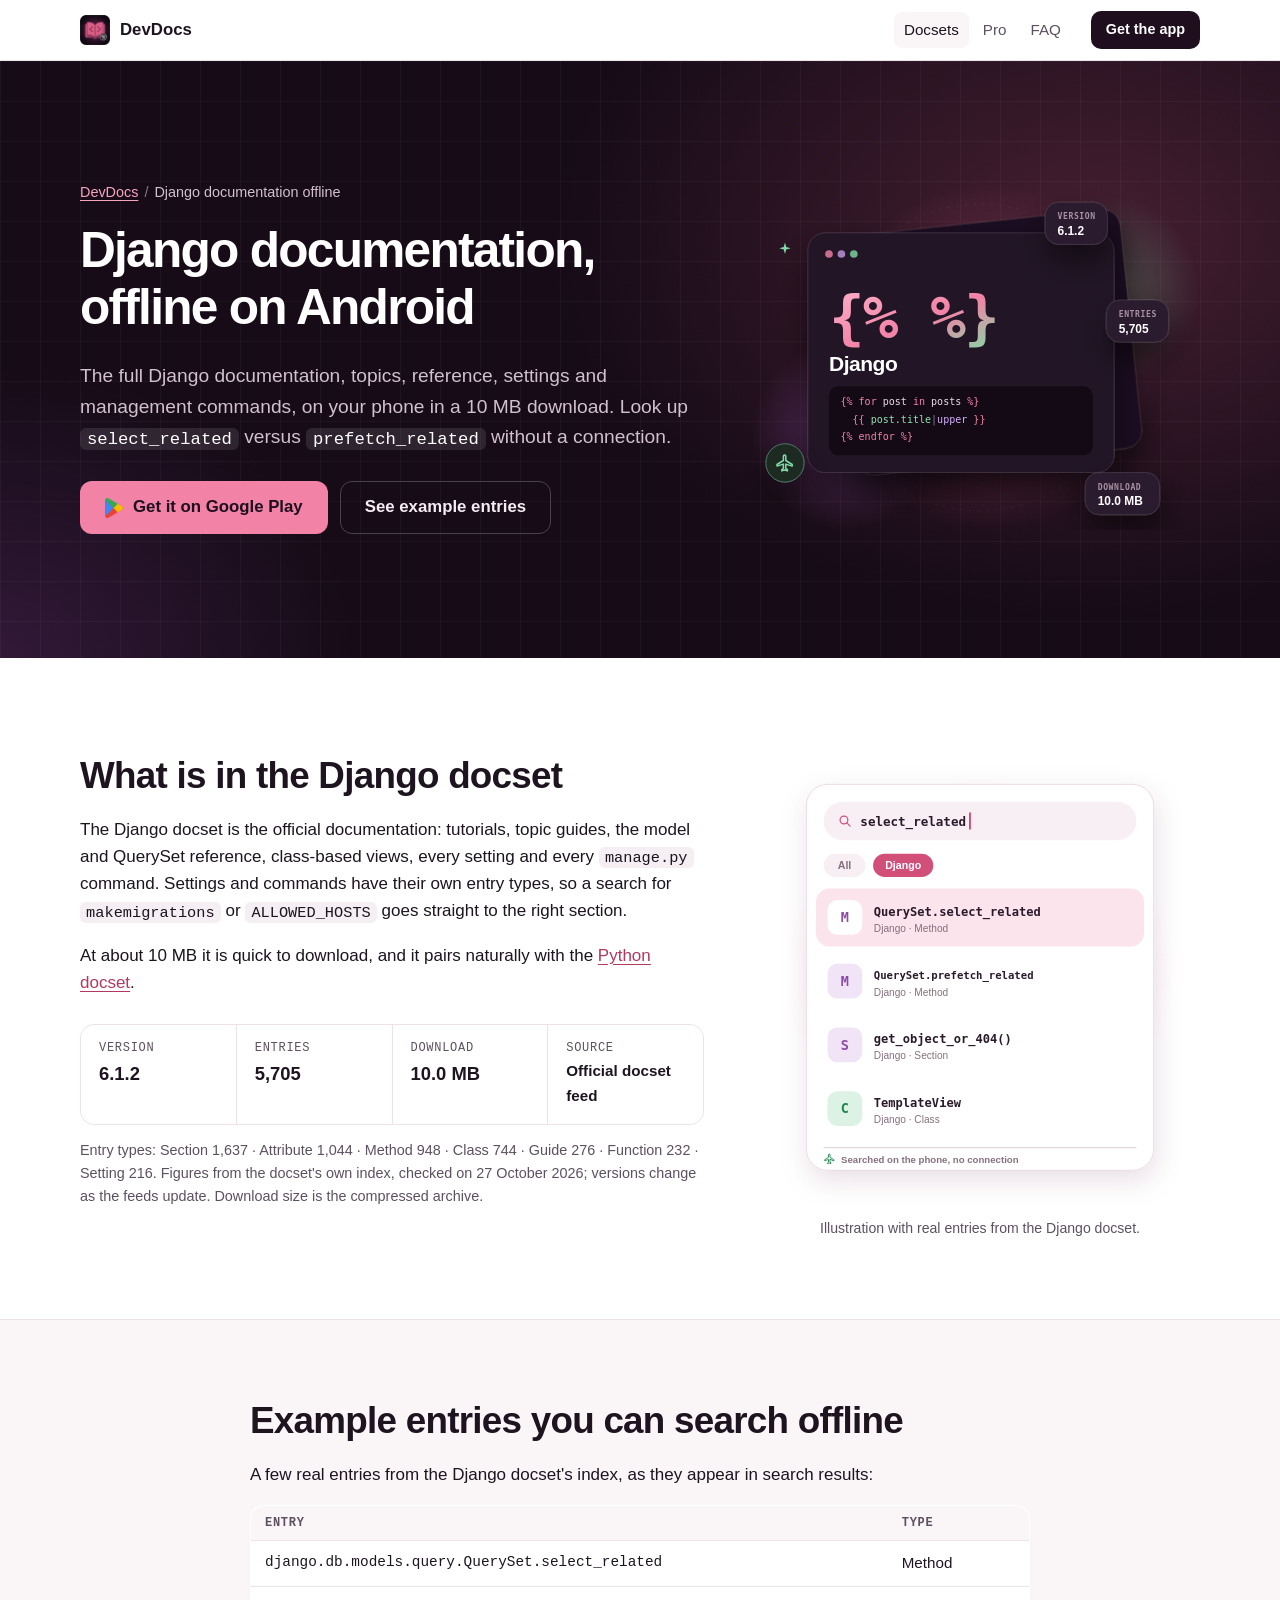
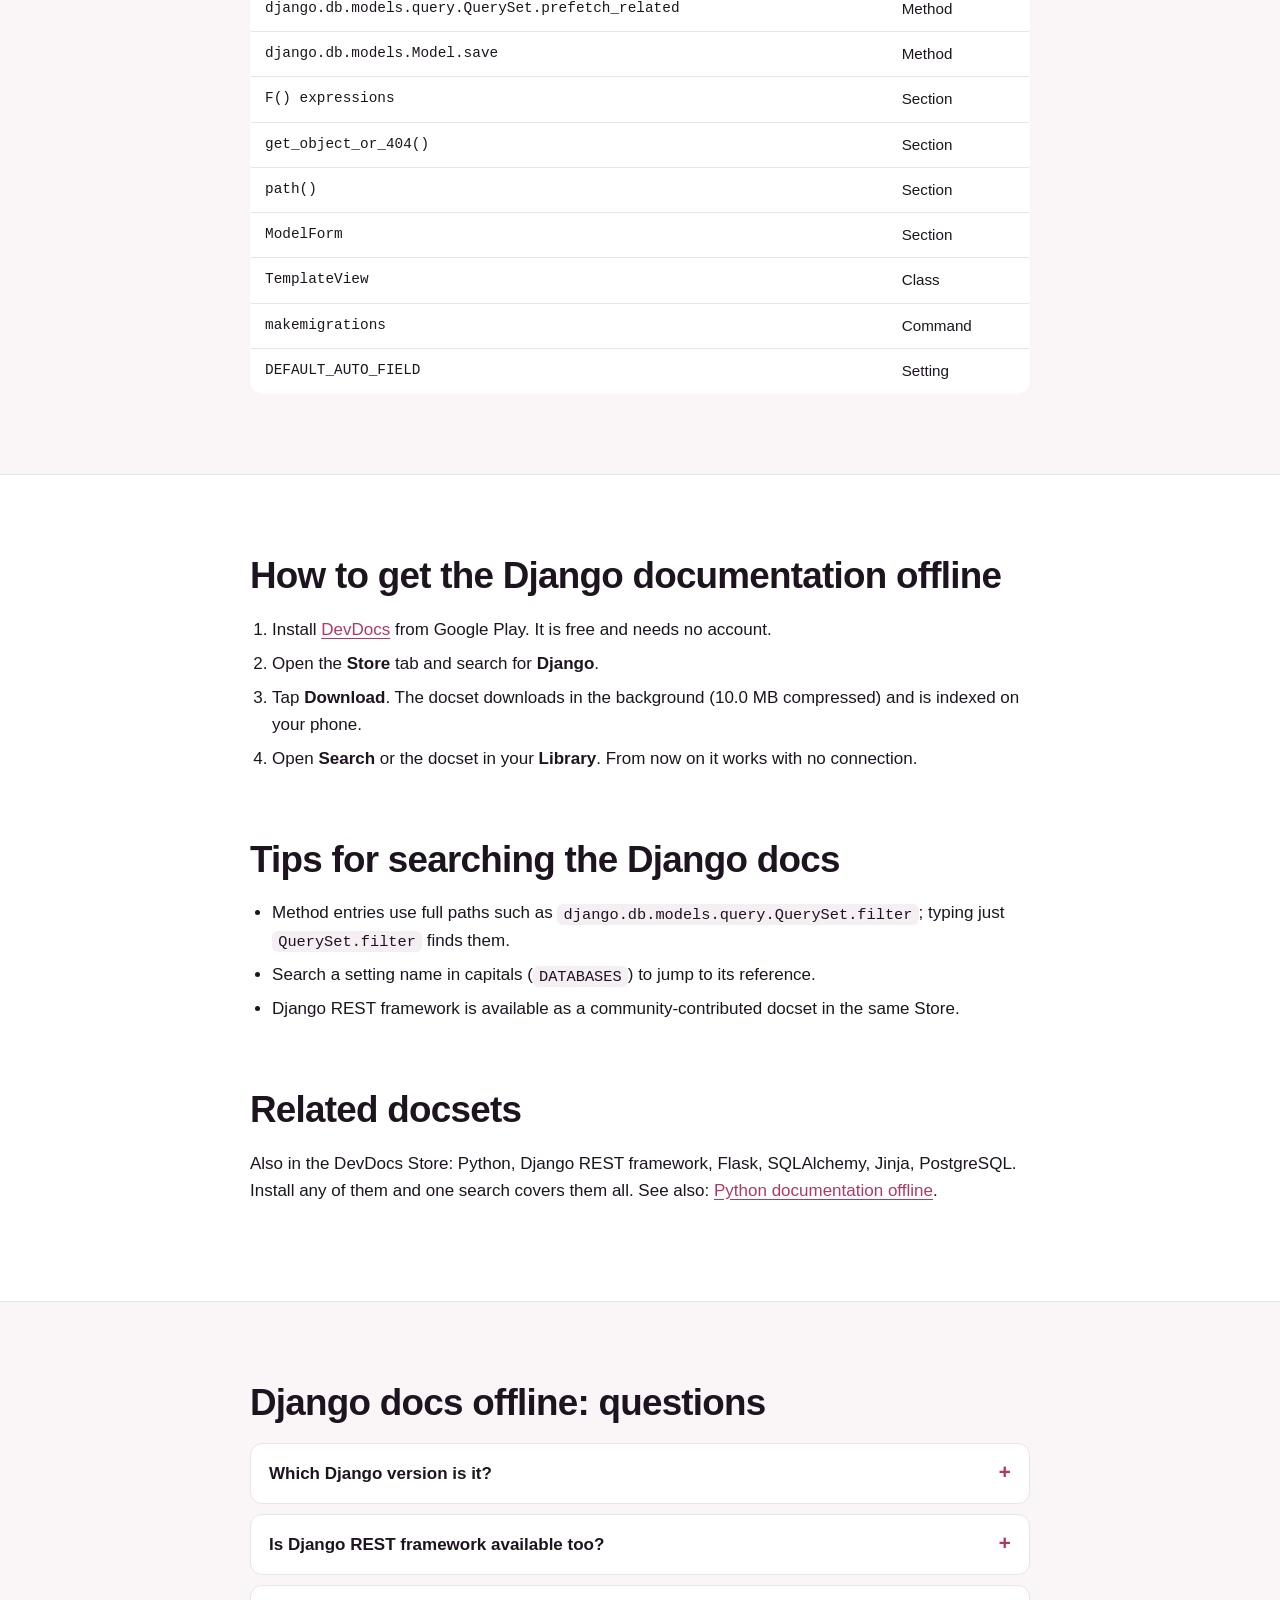
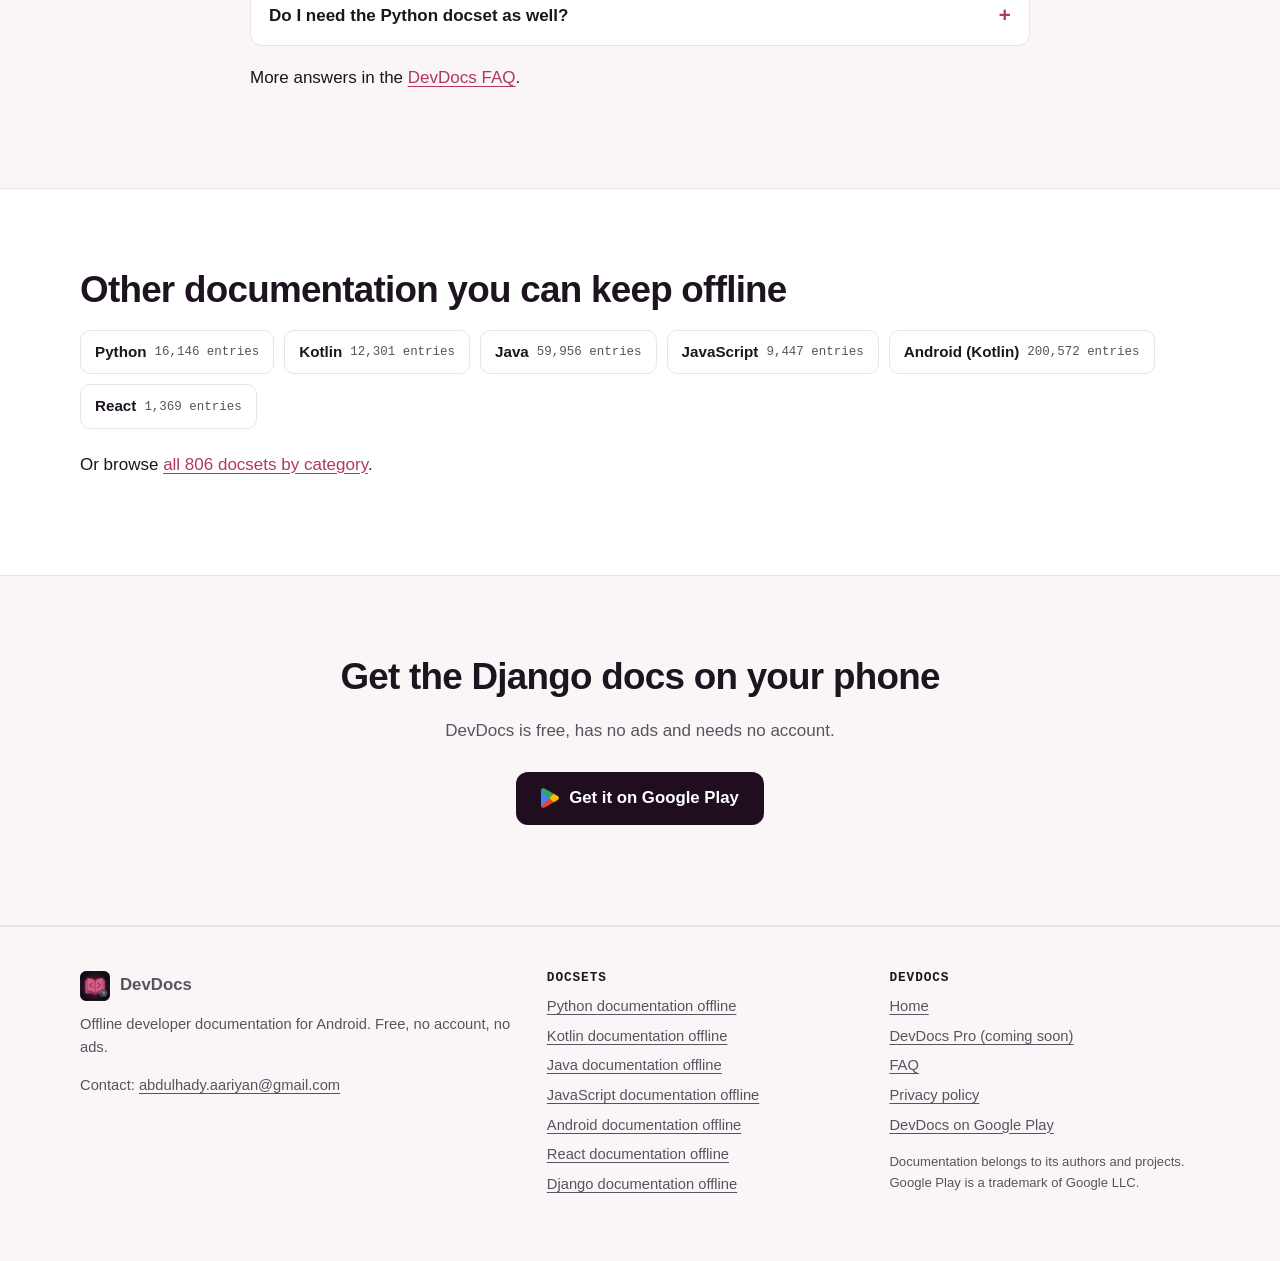
<file: django-documentation-offline/index.html>
<!DOCTYPE html>
<html lang="en">
<head>
<meta charset="utf-8">
<meta name="viewport" content="width=device-width, initial-scale=1">
<title>Django Documentation Offline on Android | DevDocs</title>
<meta name="description" content="Search the Django docs offline on Android: models, QuerySets, views, settings and management commands. Django 6.1.2, about 10 MB. Free app.">
<link rel="canonical" href="https://devdocs.landing.matrabhed.com/django-documentation-offline/">
<meta name="theme-color" content="#160b17">
<link rel="icon" href="../assets/favicon-32.png" sizes="32x32" type="image/png">
<link rel="apple-touch-icon" href="../assets/apple-touch-icon.png">
<meta property="og:type" content="website">
<meta property="og:site_name" content="DevDocs">
<meta property="og:title" content="Django Documentation Offline on Android | DevDocs">
<meta property="og:description" content="Search the Django docs offline on Android: models, QuerySets, views, settings and management commands. Django 6.1.2, about 10 MB. Free app.">
<meta property="og:url" content="https://devdocs.landing.matrabhed.com/django-documentation-offline/">
<meta property="og:image" content="https://devdocs.landing.matrabhed.com/assets/og-devdocs-2.jpg">
<meta property="og:image:width" content="1200">
<meta property="og:image:height" content="630">
<meta property="og:image:alt" content="DevDocs for Android: developer docs, offline. An illustrated phone searching Python, Kotlin and Pandas docs in airplane mode.">
<meta name="twitter:card" content="summary_large_image">
<meta name="twitter:title" content="Django Documentation Offline on Android | DevDocs">
<meta name="twitter:description" content="Search the Django docs offline on Android: models, QuerySets, views, settings and management commands. Django 6.1.2, about 10 MB. Free app.">
<meta name="twitter:image" content="https://devdocs.landing.matrabhed.com/assets/og-devdocs-2.jpg">
<meta name="twitter:image:alt" content="DevDocs for Android: developer docs, offline.">
<link rel="stylesheet" href="../styles.css?v=3">
<script type="application/ld+json">
{
 "@context": "https://schema.org",
 "@type": "BreadcrumbList",
 "itemListElement": [
  {
   "@type": "ListItem",
   "position": 1,
   "name": "DevDocs",
   "item": "https://devdocs.landing.matrabhed.com/"
  },
  {
   "@type": "ListItem",
   "position": 2,
   "name": "Django documentation offline",
   "item": "https://devdocs.landing.matrabhed.com/django-documentation-offline/"
  }
 ]
}
</script>
<script type="application/ld+json">
{
 "@context": "https://schema.org",
 "@type": "FAQPage",
 "mainEntity": [
  {
   "@type": "Question",
   "name": "Which Django version is it?",
   "acceptedAnswer": {
    "@type": "Answer",
    "text": "The official feed currently publishes Django 6.1.2. DevDocs offers updates when the feed publishes a newer version."
   }
  },
  {
   "@type": "Question",
   "name": "Is Django REST framework available too?",
   "acceptedAnswer": {
    "@type": "Answer",
    "text": "Yes, as a community-contributed docset in the DevDocs Store. Install both and search covers both."
   }
  },
  {
   "@type": "Question",
   "name": "Do I need the Python docset as well?",
   "acceptedAnswer": {
    "@type": "Answer",
    "text": "No, each docset stands alone. Many people install both so one search covers Django and the standard library."
   }
  }
 ]
}
</script>
<script type="application/ld+json">
{
 "@context": "https://schema.org",
 "@type": "WebPage",
 "name": "Django Documentation Offline on Android | DevDocs",
 "url": "https://devdocs.landing.matrabhed.com/django-documentation-offline/",
 "description": "Search the Django docs offline on Android: models, QuerySets, views, settings and management commands. Django 6.1.2, about 10 MB. Free app.",
 "about": {
  "@type": "SoftwareApplication",
  "name": "DevDocs - Offline Developer Docs",
  "operatingSystem": "ANDROID",
  "applicationCategory": "DeveloperApplication",
  "offers": {
   "@type": "Offer",
   "price": "0",
   "priceCurrency": "USD"
  }
 }
}
</script>
</head>
<body>
<a class="skip" href="#main">Skip to content</a>
<header class="top">
  <div class="wrap top-in">
    <a class="brand" href="../"><img src="../assets/icon-64.webp" alt="" width="30" height="30">DevDocs</a>
    <nav class="nav" aria-label="Main">
      <a href="../#docsets" aria-current="page" class="hide-sm">Docsets</a>
      <a href="../pro/">Pro</a>
      <a href="../faq/">FAQ</a>
    </nav>
    <a class="btn btn-play btn-sm" data-play href="https://play.google.com/store/apps/details?id=com.devdocs.app&amp;referrer=utm_source%3Dwebsite%26utm_medium%3Ddjango_header">Get the app</a>
  </div>
</header>

<main id="main">
<section class="hero page-hero" aria-labelledby="h1">
  <div class="wrap hero-in has-art">
    <div>
      <nav class="crumbs" aria-label="Breadcrumb"><ol><li><a href="../">DevDocs</a></li><li aria-current="page">Django documentation offline</li></ol></nav>
      <h1 id="h1">Django documentation, offline on Android</h1>
      <p class="lead">The full Django documentation, topics, reference, settings and management commands, on your phone in a 10 MB download. Look up <code>select_related</code> versus <code>prefetch_related</code> without a connection.</p>
      <div class="actions"><a class="btn btn-play btn-lg" data-play href="https://play.google.com/store/apps/details?id=com.devdocs.app&amp;referrer=utm_source%3Dwebsite%26utm_medium%3Ddjango"><img src="../assets/play-logo.png" alt="" width="18" height="20">Get it on Google Play</a><a class="btn btn-line btn-lg" href="#entries">See example entries</a></div>
    </div>
    <div class="page-art"><img src="../assets/art/head-django.svg" alt="" width="480" height="360" fetchpriority="high"></div>
  </div>
</section>

<section aria-labelledby="inside">
  <div class="wrap split art-split">
    <div class="prose">
      <h2 id="inside">What is in the Django docset</h2>
      <p>The Django docset is the official documentation: tutorials, topic guides, the model and QuerySet reference, class-based views, every setting and every <code>manage.py</code> command. Settings and commands have their own entry types, so a search for <code>makemigrations</code> or <code>ALLOWED_HOSTS</code> goes straight to the right section.</p>
<p>At about 10 MB it is quick to download, and it pairs naturally with the <a href="../python-documentation-offline/">Python docset</a>.</p>
      <dl class="stats">
        <div><dt>Version</dt><dd>6.1.2</dd></div>
        <div><dt>Entries</dt><dd>5,705</dd></div>
        <div><dt>Download</dt><dd>10.0 MB</dd></div>
        <div><dt>Source</dt><dd class="sm">Official docset feed</dd></div>
      </dl>
      <p class="meta">Entry types: Section 1,637 · Attribute 1,044 · Method 948 · Class 744 · Guide 276 · Function 232 · Setting 216. Figures from the docset's own index, checked on 27 October 2026; versions change as the feeds update. Download size is the compressed archive.</p>
    </div>
    <figure class="art"><img src="../assets/art/search-django.svg" alt="Illustration: a search in DevDocs listing real entries from the Django docset" width="456" height="486" loading="lazy" decoding="async"><figcaption>Illustration with real entries from the Django docset.</figcaption></figure>
  </div>
</section>

<section class="alt" aria-labelledby="entries" id="entries">
  <div class="narrow">
    <h2 id="entries-h">Example entries you can search offline</h2>
    <p>A few real entries from the Django docset's index, as they appear in search results:</p>
    <div class="tbl-wrap"><table class="tbl"><thead><tr><th scope="col">Entry</th><th scope="col">Type</th></tr></thead><tbody>
<tr><td>django.db.models.query.QuerySet.select_related</td><td>Method</td></tr>
<tr><td>django.db.models.query.QuerySet.prefetch_related</td><td>Method</td></tr>
<tr><td>django.db.models.Model.save</td><td>Method</td></tr>
<tr><td>F() expressions</td><td>Section</td></tr>
<tr><td>get_object_or_404()</td><td>Section</td></tr>
<tr><td>path()</td><td>Section</td></tr>
<tr><td>ModelForm</td><td>Section</td></tr>
<tr><td>TemplateView</td><td>Class</td></tr>
<tr><td>makemigrations</td><td>Command</td></tr>
<tr><td>DEFAULT_AUTO_FIELD</td><td>Setting</td></tr>
    </tbody></table></div>
  </div>
</section>

<section aria-labelledby="get">
  <div class="narrow prose">
    <h2 id="get">How to get the Django documentation offline</h2>
    <ol>
      <li>Install <a href="../">DevDocs</a> from Google Play. It is free and needs no account.</li>
      <li>Open the <strong>Store</strong> tab and search for <strong>Django</strong>.</li>
      <li>Tap <strong>Download</strong>. The docset downloads in the background (10.0 MB compressed) and is indexed on your phone.</li>
      <li>Open <strong>Search</strong> or the docset in your <strong>Library</strong>. From now on it works with no connection.</li>
    </ol>
    <h2>Tips for searching the Django docs</h2>
    <ul>
<li>Method entries use full paths such as <code>django.db.models.query.QuerySet.filter</code>; typing just <code>QuerySet.filter</code> finds them.</li>
<li>Search a setting name in capitals (<code>DATABASES</code>) to jump to its reference.</li>
<li>Django REST framework is available as a community-contributed docset in the same Store.</li>
    </ul>
    <h2>Related docsets</h2>
    <p>Also in the DevDocs Store: Python, Django REST framework, Flask, SQLAlchemy, Jinja, PostgreSQL. Install any of them and one search covers them all. See also: <a href="../python-documentation-offline/">Python documentation offline</a>.</p>
  </div>
</section>

<section class="alt" aria-labelledby="q">
  <div class="narrow">
    <h2 id="q">Django docs offline: questions</h2>
    <div class="faq">
<details><summary><h3>Which Django version is it?</h3></summary><div>The official feed currently publishes Django 6.1.2. DevDocs offers updates when the feed publishes a newer version.</div></details>
<details><summary><h3>Is Django REST framework available too?</h3></summary><div>Yes, as a community-contributed docset in the DevDocs Store. Install both and search covers both.</div></details>
<details><summary><h3>Do I need the Python docset as well?</h3></summary><div>No, each docset stands alone. Many people install both so one search covers Django and the standard library.</div></details>
</div>
    <p class="mt18">More answers in the <a href="../faq/">DevDocs FAQ</a>.</p>
  </div>
</section>

<section aria-labelledby="more">
  <div class="wrap">
    <h2 id="more">Other documentation you can keep offline</h2>
    <ul class="chips">
<li><a href="../python-documentation-offline/">Python <span>16,146 entries</span></a></li>
<li><a href="../kotlin-documentation-offline/">Kotlin <span>12,301 entries</span></a></li>
<li><a href="../java-documentation-offline/">Java <span>59,956 entries</span></a></li>
<li><a href="../javascript-documentation-offline/">JavaScript <span>9,447 entries</span></a></li>
<li><a href="../android-documentation-offline/">Android (Kotlin) <span>200,572 entries</span></a></li>
<li><a href="../react-documentation-offline/">React <span>1,369 entries</span></a></li>
    </ul>
    <p>Or browse <a href="../#docsets">all 806 docsets by category</a>.</p>
  </div>
</section>

<section class="alt cta" aria-labelledby="cta">
  <div class="narrow">
    <h2 id="cta">Get the Django docs on your phone</h2>
    <p>DevDocs is free, has no ads and needs no account.</p>
    <div class="actions"><a class="btn btn-play btn-lg" data-play href="https://play.google.com/store/apps/details?id=com.devdocs.app&amp;referrer=utm_source%3Dwebsite%26utm_medium%3Ddjango_footer"><img src="../assets/play-logo.png" alt="" width="18" height="20">Get it on Google Play</a></div>
  </div>
</section>
</main>
<footer class="foot">
  <div class="wrap foot-in">
    <div>
      <a class="brand" href="../"><img src="../assets/icon-64.webp" alt="" width="30" height="30" loading="lazy">DevDocs</a>
      <p class="mt12">Offline developer documentation for Android. Free, no account, no ads.</p>
      <p>Contact: <a href="mailto:abdulhady.aariyan@gmail.com">abdulhady.aariyan@gmail.com</a></p>
    </div>
    <div>
      <h2>Docsets</h2>
      <ul>
        <li><a href="../python-documentation-offline/">Python documentation offline</a></li>
        <li><a href="../kotlin-documentation-offline/">Kotlin documentation offline</a></li>
        <li><a href="../java-documentation-offline/">Java documentation offline</a></li>
        <li><a href="../javascript-documentation-offline/">JavaScript documentation offline</a></li>
        <li><a href="../android-documentation-offline/">Android documentation offline</a></li>
        <li><a href="../react-documentation-offline/">React documentation offline</a></li>
        <li><a href="../django-documentation-offline/">Django documentation offline</a></li>
      </ul>
    </div>
    <div>
      <h2>DevDocs</h2>
      <ul>
        <li><a href="../">Home</a></li>
        <li><a href="../pro/">DevDocs Pro (coming soon)</a></li>
        <li><a href="../faq/">FAQ</a></li>
        <li><a href="https://devdocs.privacypolicy.matrabhed.com/">Privacy policy</a></li>
        <li><a href="https://play.google.com/store/apps/details?id=com.devdocs.app">DevDocs on Google Play</a></li>
      </ul>
      <p class="fine">Documentation belongs to its authors and projects. Google Play is a trademark of Google LLC.</p>
    </div>
  </div>
</footer>
<script src="../assets/site.js?v=1" defer></script>
</body>
</html>
</file>
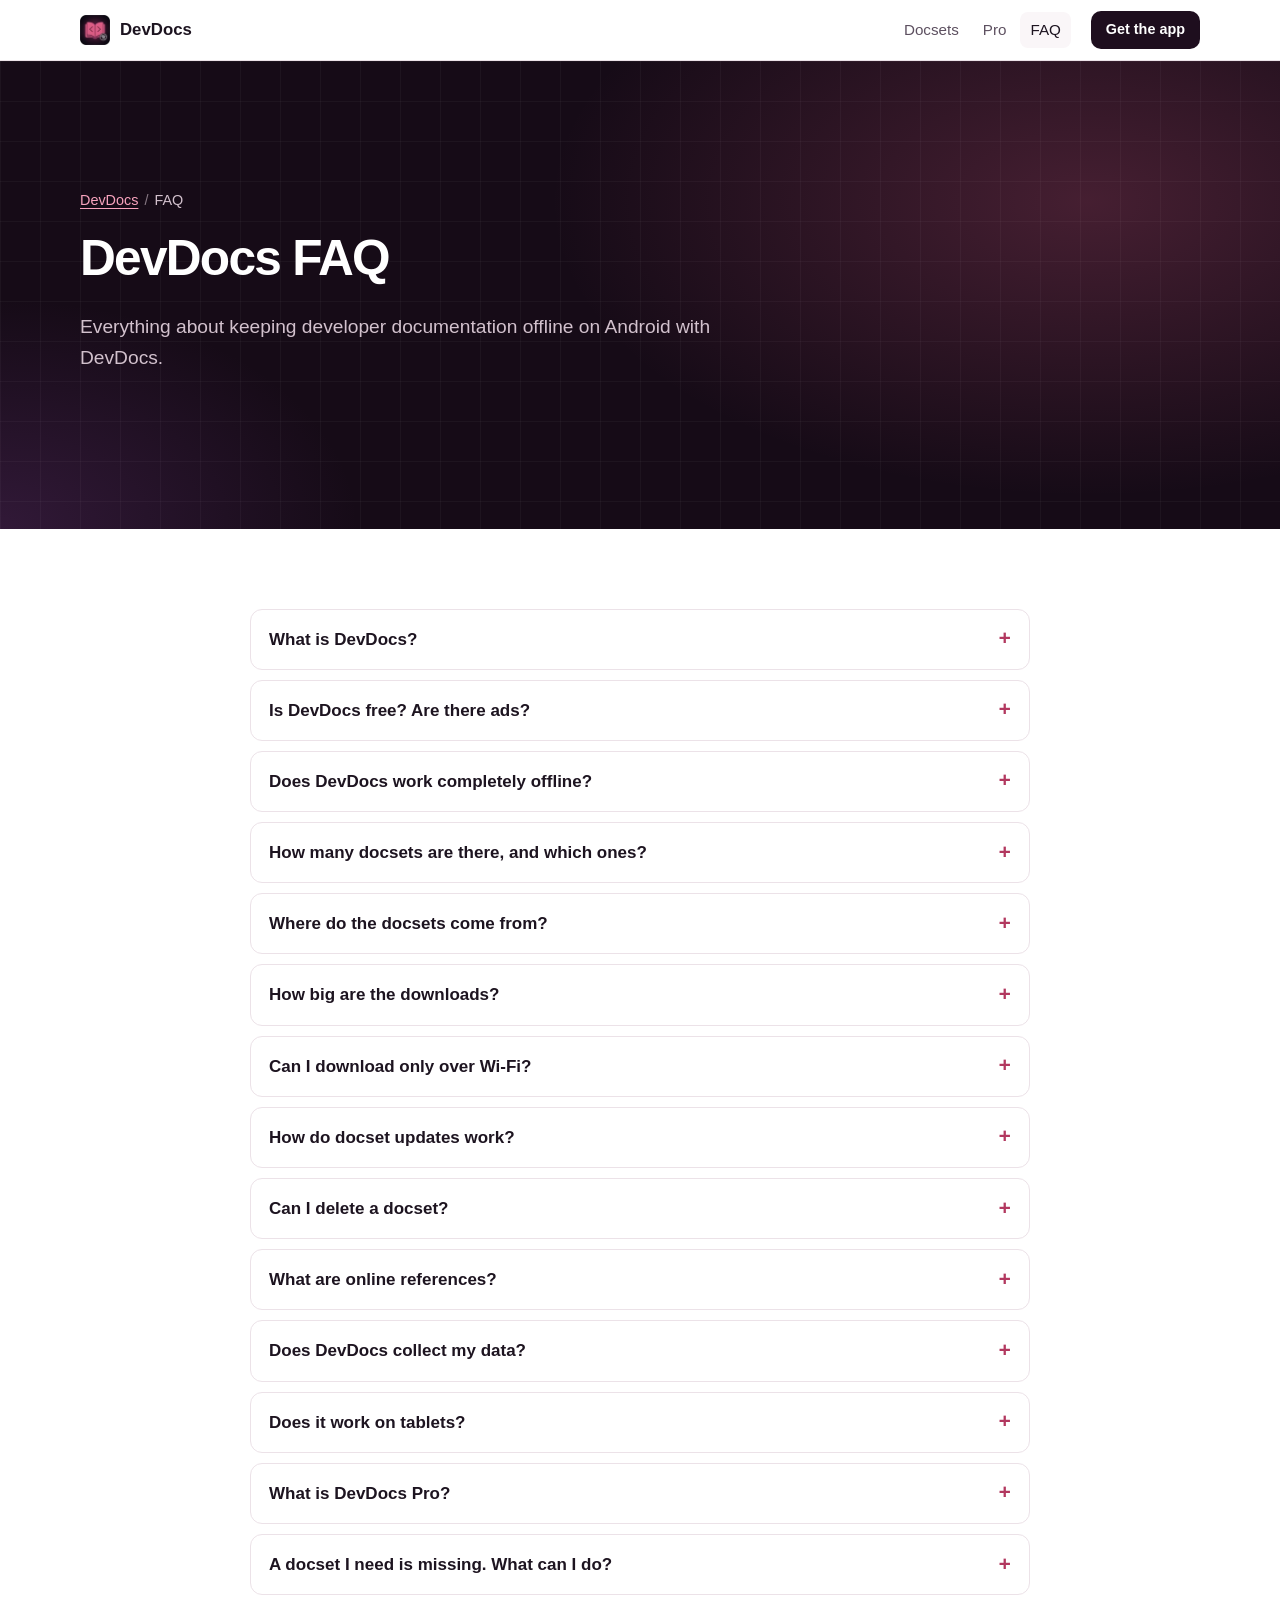
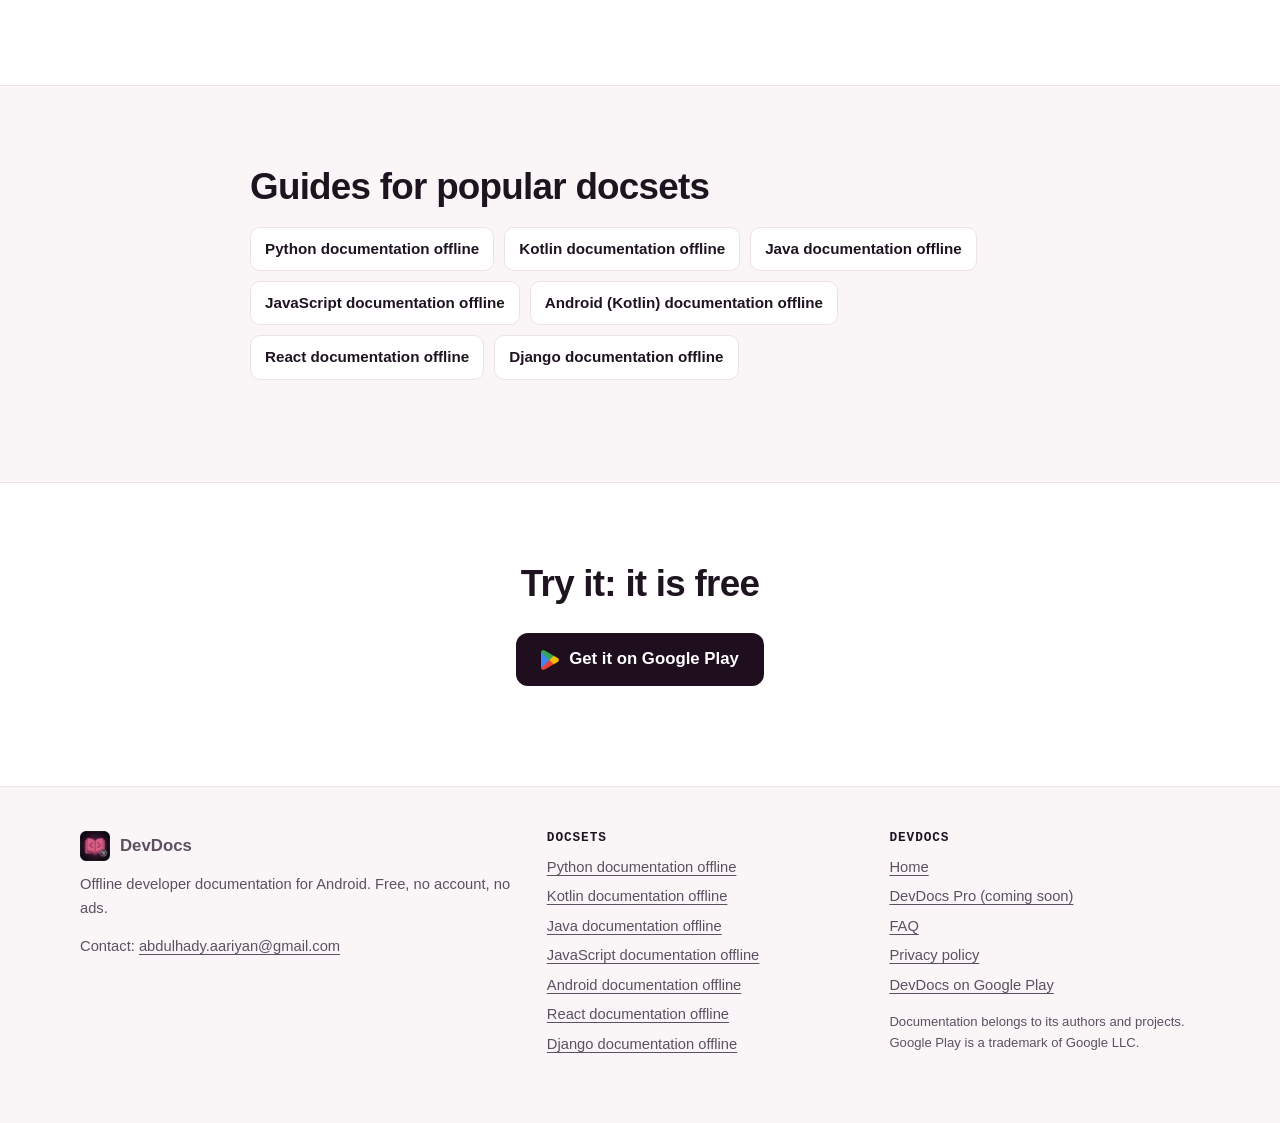
<file: faq/index.html>
<!DOCTYPE html>
<html lang="en">
<head>
<meta charset="utf-8">
<meta name="viewport" content="width=device-width, initial-scale=1">
<title>DevDocs FAQ: Offline Developer Docs on Android</title>
<meta name="description" content="Answers about DevDocs: is it free, does it work offline, which docsets exist, download sizes, updates, privacy, tablets and the planned Pro.">
<link rel="canonical" href="https://devdocs.landing.matrabhed.com/faq/">
<meta name="theme-color" content="#160b17">
<link rel="icon" href="../assets/favicon-32.png" sizes="32x32" type="image/png">
<link rel="apple-touch-icon" href="../assets/apple-touch-icon.png">
<meta property="og:type" content="website">
<meta property="og:site_name" content="DevDocs">
<meta property="og:title" content="DevDocs FAQ: Offline Developer Docs on Android">
<meta property="og:description" content="Answers about DevDocs: is it free, does it work offline, which docsets exist, download sizes, updates, privacy, tablets and the planned Pro.">
<meta property="og:url" content="https://devdocs.landing.matrabhed.com/faq/">
<meta property="og:image" content="https://devdocs.landing.matrabhed.com/assets/og-devdocs-2.jpg">
<meta property="og:image:width" content="1200">
<meta property="og:image:height" content="630">
<meta property="og:image:alt" content="DevDocs for Android: developer docs, offline. An illustrated phone searching Python, Kotlin and Pandas docs in airplane mode.">
<meta name="twitter:card" content="summary_large_image">
<meta name="twitter:title" content="DevDocs FAQ: Offline Developer Docs on Android">
<meta name="twitter:description" content="Answers about DevDocs: is it free, does it work offline, which docsets exist, download sizes, updates, privacy, tablets and the planned Pro.">
<meta name="twitter:image" content="https://devdocs.landing.matrabhed.com/assets/og-devdocs-2.jpg">
<meta name="twitter:image:alt" content="DevDocs for Android: developer docs, offline.">
<link rel="stylesheet" href="../styles.css?v=3">
<script type="application/ld+json">
{
 "@context": "https://schema.org",
 "@type": "BreadcrumbList",
 "itemListElement": [
  {
   "@type": "ListItem",
   "position": 1,
   "name": "DevDocs",
   "item": "https://devdocs.landing.matrabhed.com/"
  },
  {
   "@type": "ListItem",
   "position": 2,
   "name": "FAQ",
   "item": "https://devdocs.landing.matrabhed.com/faq/"
  }
 ]
}
</script>
<script type="application/ld+json">
{
 "@context": "https://schema.org",
 "@type": "FAQPage",
 "mainEntity": [
  {
   "@type": "Question",
   "name": "What is DevDocs?",
   "acceptedAnswer": {
    "@type": "Answer",
    "text": "DevDocs is a free Android app for reading developer documentation offline. You download documentation sets (docsets) from its Store, and it indexes them on your phone so you can search and read them without a connection."
   }
  },
  {
   "@type": "Question",
   "name": "Is DevDocs free? Are there ads?",
   "acceptedAnswer": {
    "@type": "Answer",
    "text": "It is free and has no ads. There is no limit on how many docsets you install, only your device's storage. You can leave an optional tip in the app; it unlocks nothing."
   }
  },
  {
   "@type": "Question",
   "name": "Does DevDocs work completely offline?",
   "acceptedAnswer": {
    "@type": "Answer",
    "text": "After a docset is downloaded, yes: the library, search, reader and bookmarks all work in airplane mode. You need a connection to download docsets and to check for updates."
   }
  },
  {
   "@type": "Question",
   "name": "How many docsets are there, and which ones?",
   "acceptedAnswer": {
    "@type": "Answer",
    "text": "The Store lists 806 docsets: 181 from the official docset feeds, 624 community-contributed and Flutter, published by its own project. They cover languages (Python, Java, Kotlin, JavaScript, Go, Rust, C, C++, Swift, PHP, Ruby…), frameworks (React, Angular, Django, Laravel, Spring…), databases, DevOps tools and more."
   }
  },
  {
   "@type": "Question",
   "name": "Where do the docsets come from?",
   "acceptedAnswer": {
    "@type": "Answer",
    "text": "From the public docset feeds and the community-contributed docset catalogue, which package each project's own documentation in an open format. DevDocs downloads them from there; the documentation belongs to its authors."
   }
  },
  {
   "@type": "Question",
   "name": "How big are the downloads?",
   "acceptedAnswer": {
    "@type": "Answer",
    "text": "From under 1 MB (Bash, Lua) to about 299 MB (Android). For example Django is about 10 MB, React about 19 MB and Python about 29 MB to download. Docsets take more space once unpacked; the library shows the space each one uses."
   }
  },
  {
   "@type": "Question",
   "name": "Can I download only over Wi-Fi?",
   "acceptedAnswer": {
    "@type": "Answer",
    "text": "Yes. Turn on \"Download over Wi-Fi only\" in Settings. Downloads also run in the background and resume if the connection drops."
   }
  },
  {
   "@type": "Question",
   "name": "How do docset updates work?",
   "acceptedAnswer": {
    "@type": "Answer",
    "text": "When a feed publishes a newer version of a docset you have installed, the Store shows an update. Your current copy keeps working until the new one is ready."
   }
  },
  {
   "@type": "Question",
   "name": "Can I delete a docset?",
   "acceptedAnswer": {
    "@type": "Answer",
    "text": "Yes. Delete it from your library and its files are removed from the device."
   }
  },
  {
   "@type": "Question",
   "name": "What are online references?",
   "acceptedAnswer": {
    "@type": "Answer",
    "text": "A few references are not published as docsets (C#, the .NET API and JavaFX). DevDocs lists them as online references that open the official docs; those need a connection."
   }
  },
  {
   "@type": "Question",
   "name": "Does DevDocs collect my data?",
   "acceptedAnswer": {
    "@type": "Answer",
    "text": "There is no account. Your searches, history and bookmarks stay on your device. The app sends anonymous usage statistics and crash reports so bugs can be fixed. See the privacy policy."
   }
  },
  {
   "@type": "Question",
   "name": "Does it work on tablets?",
   "acceptedAnswer": {
    "@type": "Answer",
    "text": "Yes. It supports landscape and large screens with a navigation rail, dark mode and Material You colours on Android 12 and newer. It needs Android 7.0 or newer."
   }
  },
  {
   "@type": "Question",
   "name": "What is DevDocs Pro?",
   "acceptedAnswer": {
    "@type": "Answer",
    "text": "A planned optional subscription with AI features (ask your docs with cited answers, Explain this, search by meaning, flashcards) plus tabs, split view, auto-updates and a widget. It is not on sale yet. Read about DevDocs Pro."
   }
  },
  {
   "@type": "Question",
   "name": "A docset I need is missing. What can I do?",
   "acceptedAnswer": {
    "@type": "Answer",
    "text": "Search the Store first: there are 806 docsets and many have alternative names. If it is not there, email abdulhady.aariyan@gmail.com with the project name."
   }
  }
 ]
}
</script>
</head>
<body>
<a class="skip" href="#main">Skip to content</a>
<header class="top">
  <div class="wrap top-in">
    <a class="brand" href="../"><img src="../assets/icon-64.webp" alt="" width="30" height="30">DevDocs</a>
    <nav class="nav" aria-label="Main">
      <a href="../#docsets" class="hide-sm">Docsets</a>
      <a href="../pro/">Pro</a>
      <a href="../faq/" aria-current="page">FAQ</a>
    </nav>
    <a class="btn btn-play btn-sm" data-play href="https://play.google.com/store/apps/details?id=com.devdocs.app&amp;referrer=utm_source%3Dwebsite%26utm_medium%3Dfaq_header">Get the app</a>
  </div>
</header>

<main id="main">
<section class="hero page-hero" aria-labelledby="h1">
  <div class="wrap hero-in">
    <div>
      <nav class="crumbs" aria-label="Breadcrumb"><ol><li><a href="../">DevDocs</a></li><li aria-current="page">FAQ</li></ol></nav>
      <h1 id="h1">DevDocs FAQ</h1>
      <p class="lead">Everything about keeping developer documentation offline on Android with DevDocs.</p>
    </div>
  </div>
</section>
<section aria-label="Questions and answers">
  <div class="narrow">
    <div class="faq">
<details><summary><h2>What is DevDocs?</h2></summary><div>DevDocs is a free Android app for reading developer documentation offline. You download documentation sets (docsets) from its Store, and it indexes them on your phone so you can search and read them without a connection.</div></details>
<details><summary><h2>Is DevDocs free? Are there ads?</h2></summary><div>It is free and has no ads. There is no limit on how many docsets you install, only your device's storage. You can leave an optional tip in the app; it unlocks nothing.</div></details>
<details><summary><h2>Does DevDocs work completely offline?</h2></summary><div>After a docset is downloaded, yes: the library, search, reader and bookmarks all work in airplane mode. You need a connection to download docsets and to check for updates.</div></details>
<details><summary><h2>How many docsets are there, and which ones?</h2></summary><div>The Store lists 806 docsets: 181 from the official docset feeds, 624 community-contributed and Flutter, published by its own project. They cover languages (Python, Java, Kotlin, JavaScript, Go, Rust, C, C++, Swift, PHP, Ruby…), frameworks (React, Angular, Django, Laravel, Spring…), databases, DevOps tools and more.</div></details>
<details><summary><h2>Where do the docsets come from?</h2></summary><div>From the public docset feeds and the community-contributed docset catalogue, which package each project's own documentation in an open format. DevDocs downloads them from there; the documentation belongs to its authors.</div></details>
<details><summary><h2>How big are the downloads?</h2></summary><div>From under 1 MB (Bash, Lua) to about 299 MB (Android). For example Django is about 10 MB, React about 19 MB and Python about 29 MB to download. Docsets take more space once unpacked; the library shows the space each one uses.</div></details>
<details><summary><h2>Can I download only over Wi-Fi?</h2></summary><div>Yes. Turn on "Download over Wi-Fi only" in Settings. Downloads also run in the background and resume if the connection drops.</div></details>
<details><summary><h2>How do docset updates work?</h2></summary><div>When a feed publishes a newer version of a docset you have installed, the Store shows an update. Your current copy keeps working until the new one is ready.</div></details>
<details><summary><h2>Can I delete a docset?</h2></summary><div>Yes. Delete it from your library and its files are removed from the device.</div></details>
<details><summary><h2>What are online references?</h2></summary><div>A few references are not published as docsets (C#, the .NET API and JavaFX). DevDocs lists them as online references that open the official docs; those need a connection.</div></details>
<details><summary><h2>Does DevDocs collect my data?</h2></summary><div>There is no account. Your searches, history and bookmarks stay on your device. The app sends anonymous usage statistics and crash reports so bugs can be fixed. See the <a href="https://devdocs.privacypolicy.matrabhed.com/">privacy policy</a>.</div></details>
<details><summary><h2>Does it work on tablets?</h2></summary><div>Yes. It supports landscape and large screens with a navigation rail, dark mode and Material You colours on Android 12 and newer. It needs Android 7.0 or newer.</div></details>
<details><summary><h2>What is DevDocs Pro?</h2></summary><div>A planned optional subscription with AI features (ask your docs with cited answers, Explain this, search by meaning, flashcards) plus tabs, split view, auto-updates and a widget. It is not on sale yet. <a href="../pro/">Read about DevDocs Pro</a>.</div></details>
<details><summary><h2>A docset I need is missing. What can I do?</h2></summary><div>Search the Store first: there are 806 docsets and many have alternative names. If it is not there, email <a href="mailto:abdulhady.aariyan@gmail.com">abdulhady.aariyan@gmail.com</a> with the project name.</div></details>
</div>
  </div>
</section>
<section class="alt" aria-labelledby="guides">
  <div class="narrow">
    <h2 id="guides">Guides for popular docsets</h2>
    <ul class="chips">
<li><a href="../python-documentation-offline/">Python documentation offline</a></li>
<li><a href="../kotlin-documentation-offline/">Kotlin documentation offline</a></li>
<li><a href="../java-documentation-offline/">Java documentation offline</a></li>
<li><a href="../javascript-documentation-offline/">JavaScript documentation offline</a></li>
<li><a href="../android-documentation-offline/">Android (Kotlin) documentation offline</a></li>
<li><a href="../react-documentation-offline/">React documentation offline</a></li>
<li><a href="../django-documentation-offline/">Django documentation offline</a></li>
    </ul>
  </div>
</section>
<section class="cta" aria-labelledby="cta">
  <div class="narrow">
    <h2 id="cta">Try it: it is free</h2>
    <div class="actions"><a class="btn btn-play btn-lg" data-play href="https://play.google.com/store/apps/details?id=com.devdocs.app&amp;referrer=utm_source%3Dwebsite%26utm_medium%3Dfaq"><img src="../assets/play-logo.png" alt="" width="18" height="20">Get it on Google Play</a></div>
  </div>
</section>
</main>
<footer class="foot">
  <div class="wrap foot-in">
    <div>
      <a class="brand" href="../"><img src="../assets/icon-64.webp" alt="" width="30" height="30" loading="lazy">DevDocs</a>
      <p class="mt12">Offline developer documentation for Android. Free, no account, no ads.</p>
      <p>Contact: <a href="mailto:abdulhady.aariyan@gmail.com">abdulhady.aariyan@gmail.com</a></p>
    </div>
    <div>
      <h2>Docsets</h2>
      <ul>
        <li><a href="../python-documentation-offline/">Python documentation offline</a></li>
        <li><a href="../kotlin-documentation-offline/">Kotlin documentation offline</a></li>
        <li><a href="../java-documentation-offline/">Java documentation offline</a></li>
        <li><a href="../javascript-documentation-offline/">JavaScript documentation offline</a></li>
        <li><a href="../android-documentation-offline/">Android documentation offline</a></li>
        <li><a href="../react-documentation-offline/">React documentation offline</a></li>
        <li><a href="../django-documentation-offline/">Django documentation offline</a></li>
      </ul>
    </div>
    <div>
      <h2>DevDocs</h2>
      <ul>
        <li><a href="../">Home</a></li>
        <li><a href="../pro/">DevDocs Pro (coming soon)</a></li>
        <li><a href="../faq/">FAQ</a></li>
        <li><a href="https://devdocs.privacypolicy.matrabhed.com/">Privacy policy</a></li>
        <li><a href="https://play.google.com/store/apps/details?id=com.devdocs.app">DevDocs on Google Play</a></li>
      </ul>
      <p class="fine">Documentation belongs to its authors and projects. Google Play is a trademark of Google LLC.</p>
    </div>
  </div>
</footer>
<script src="../assets/site.js?v=1" defer></script>
</body>
</html>
</file>
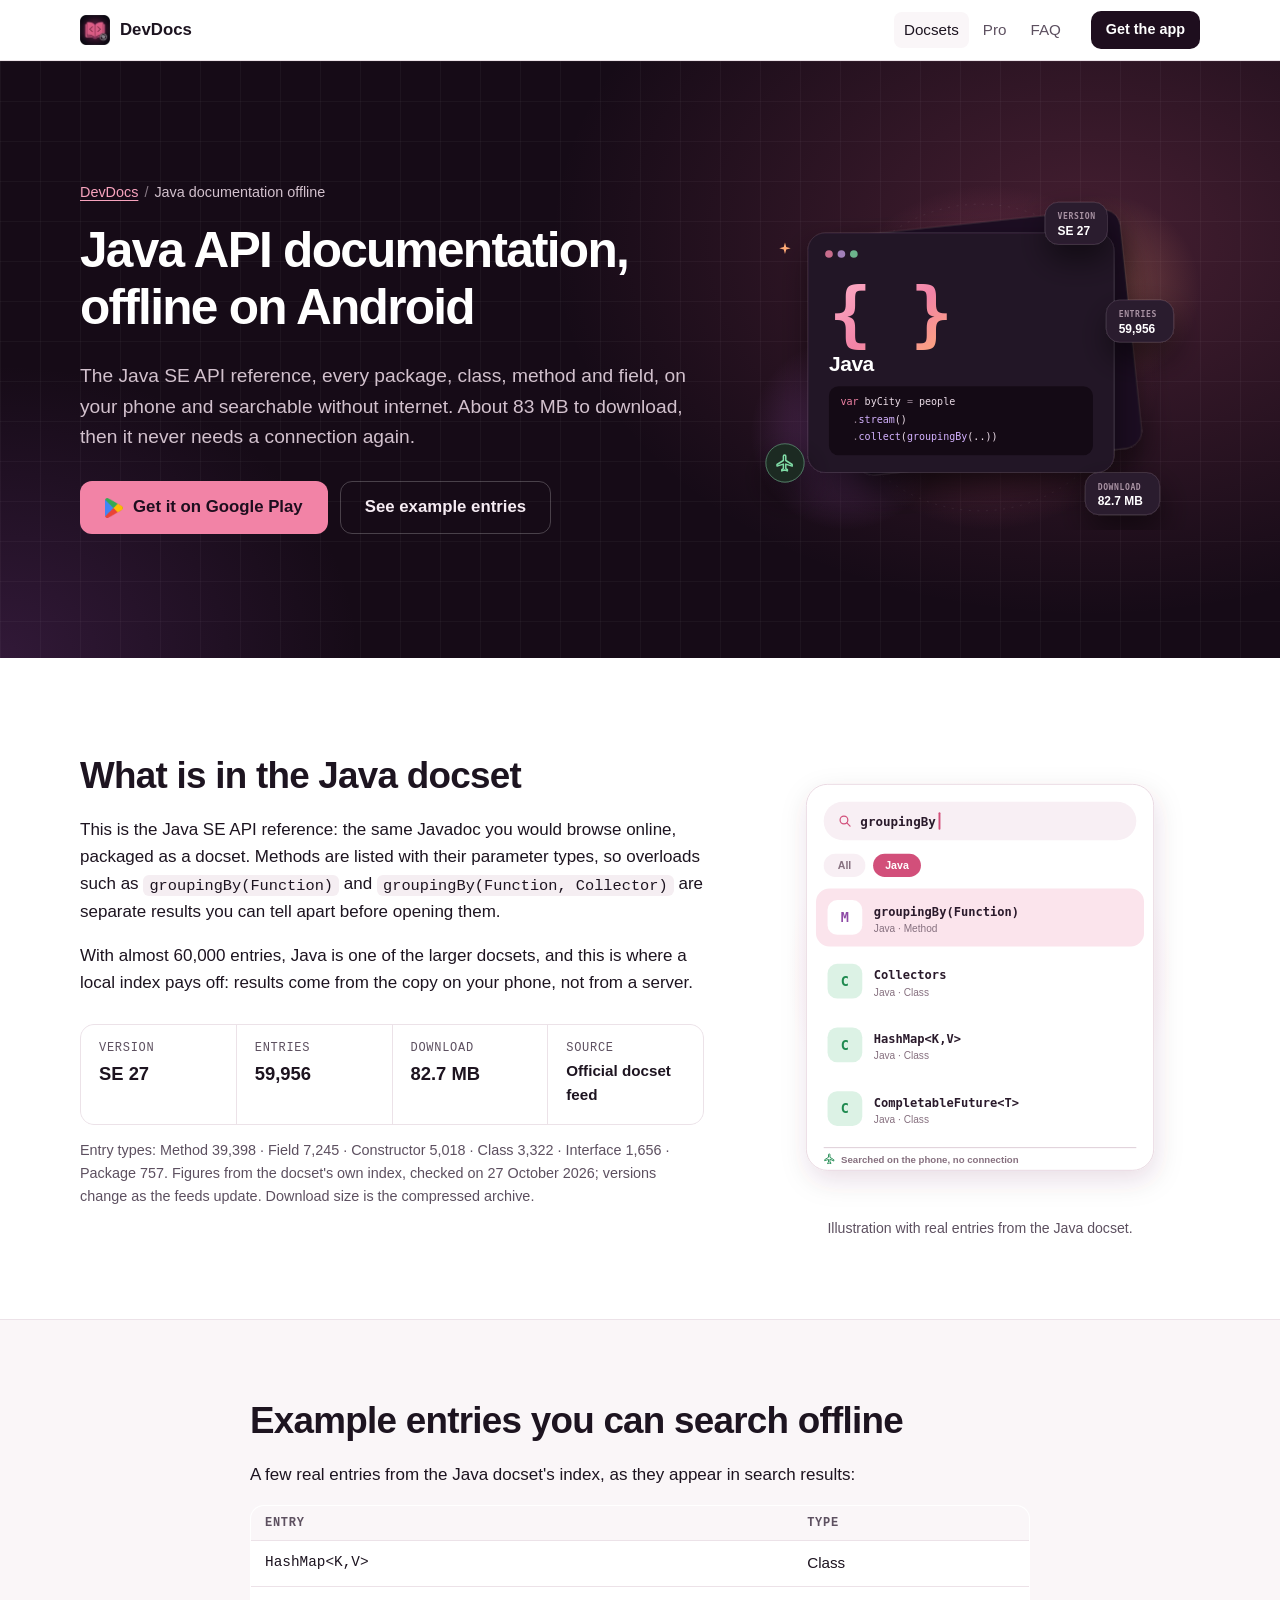
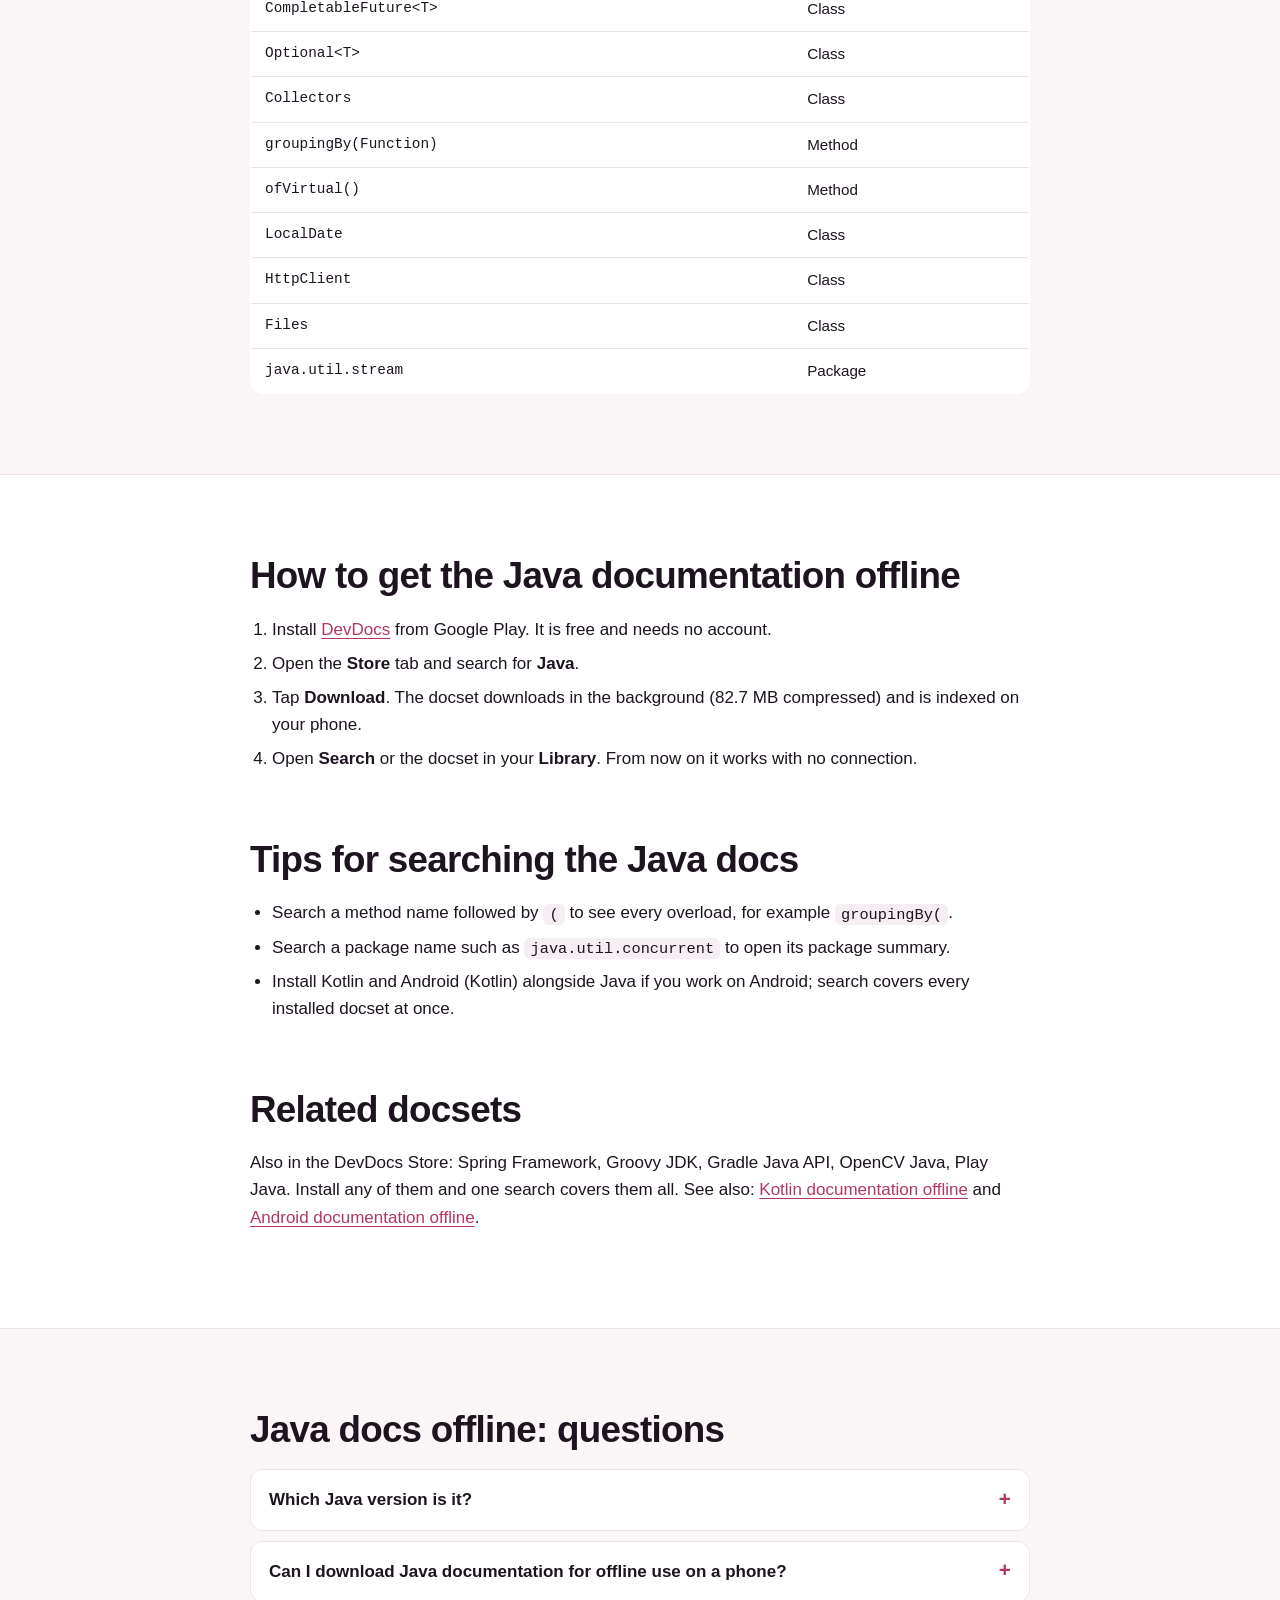
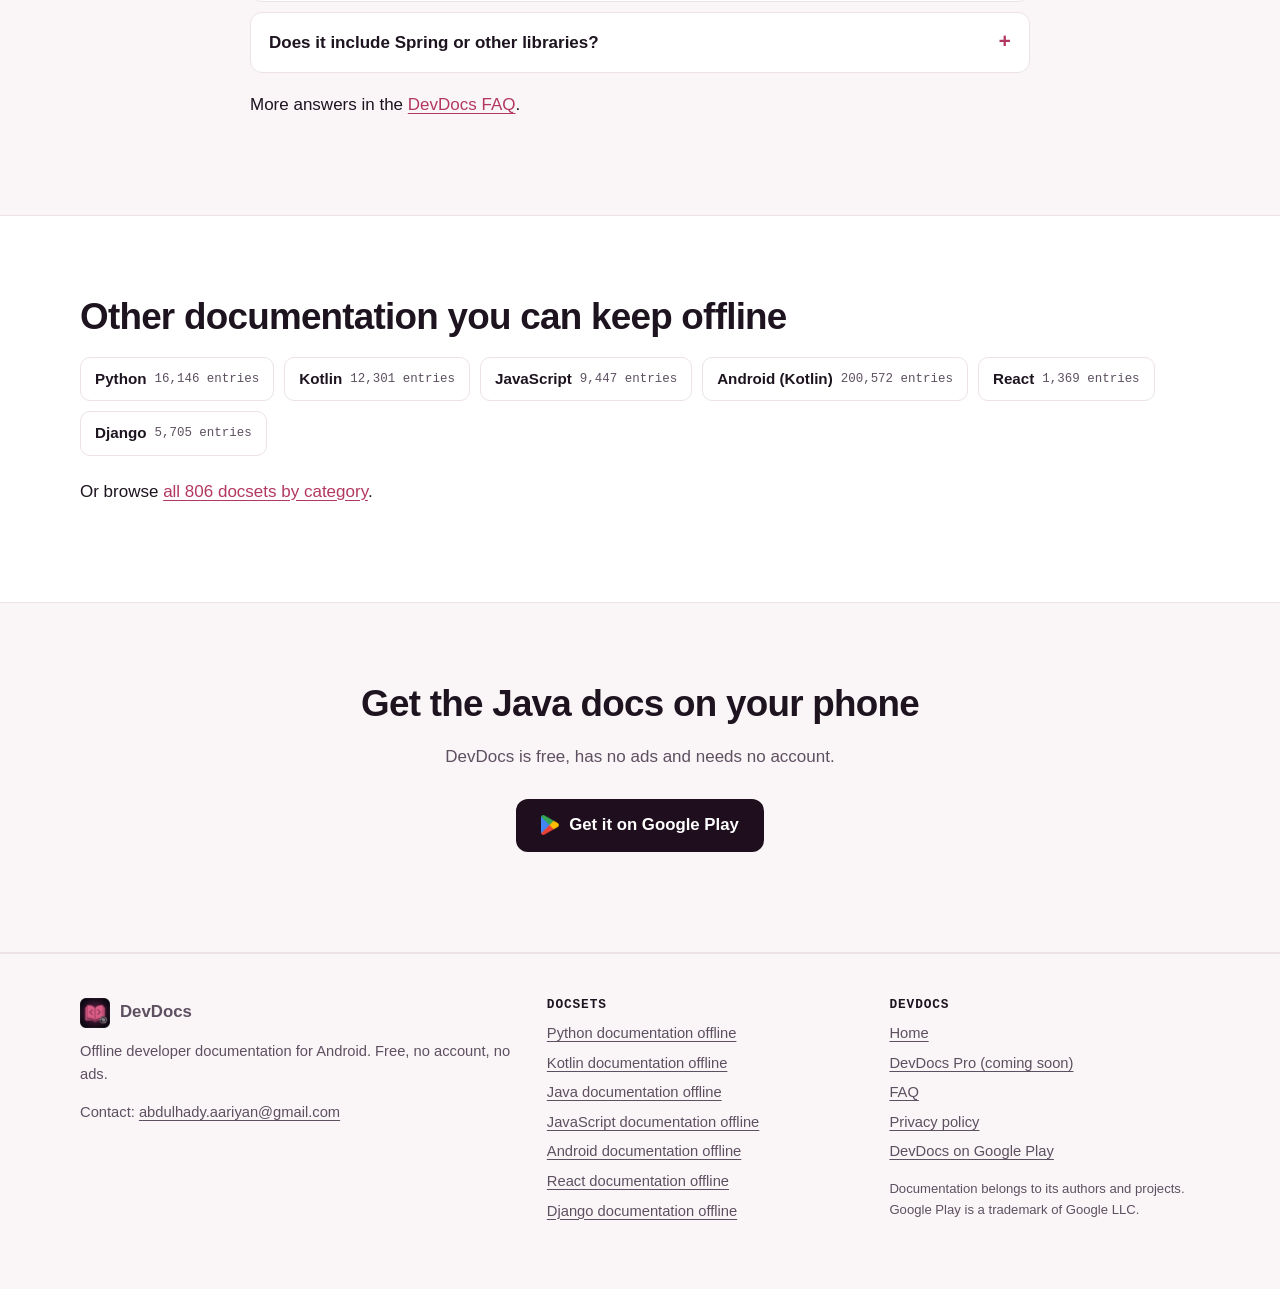
<file: java-documentation-offline/index.html>
<!DOCTYPE html>
<html lang="en">
<head>
<meta charset="utf-8">
<meta name="viewport" content="width=device-width, initial-scale=1">
<title>Java Documentation Offline on Android | DevDocs</title>
<meta name="description" content="Download the Java SE API docs to your Android phone and search all 60,000 classes, methods and fields offline. Free app, no account.">
<link rel="canonical" href="https://devdocs.landing.matrabhed.com/java-documentation-offline/">
<meta name="theme-color" content="#160b17">
<link rel="icon" href="../assets/favicon-32.png" sizes="32x32" type="image/png">
<link rel="apple-touch-icon" href="../assets/apple-touch-icon.png">
<meta property="og:type" content="website">
<meta property="og:site_name" content="DevDocs">
<meta property="og:title" content="Java Documentation Offline on Android | DevDocs">
<meta property="og:description" content="Download the Java SE API docs to your Android phone and search all 60,000 classes, methods and fields offline. Free app, no account.">
<meta property="og:url" content="https://devdocs.landing.matrabhed.com/java-documentation-offline/">
<meta property="og:image" content="https://devdocs.landing.matrabhed.com/assets/og-devdocs-2.jpg">
<meta property="og:image:width" content="1200">
<meta property="og:image:height" content="630">
<meta property="og:image:alt" content="DevDocs for Android: developer docs, offline. An illustrated phone searching Python, Kotlin and Pandas docs in airplane mode.">
<meta name="twitter:card" content="summary_large_image">
<meta name="twitter:title" content="Java Documentation Offline on Android | DevDocs">
<meta name="twitter:description" content="Download the Java SE API docs to your Android phone and search all 60,000 classes, methods and fields offline. Free app, no account.">
<meta name="twitter:image" content="https://devdocs.landing.matrabhed.com/assets/og-devdocs-2.jpg">
<meta name="twitter:image:alt" content="DevDocs for Android: developer docs, offline.">
<link rel="stylesheet" href="../styles.css?v=3">
<script type="application/ld+json">
{
 "@context": "https://schema.org",
 "@type": "BreadcrumbList",
 "itemListElement": [
  {
   "@type": "ListItem",
   "position": 1,
   "name": "DevDocs",
   "item": "https://devdocs.landing.matrabhed.com/"
  },
  {
   "@type": "ListItem",
   "position": 2,
   "name": "Java documentation offline",
   "item": "https://devdocs.landing.matrabhed.com/java-documentation-offline/"
  }
 ]
}
</script>
<script type="application/ld+json">
{
 "@context": "https://schema.org",
 "@type": "FAQPage",
 "mainEntity": [
  {
   "@type": "Question",
   "name": "Which Java version is it?",
   "acceptedAnswer": {
    "@type": "Answer",
    "text": "The official feed currently publishes Java SE 27. DevDocs offers updates when the feed publishes a newer version."
   }
  },
  {
   "@type": "Question",
   "name": "Can I download Java documentation for offline use on a phone?",
   "acceptedAnswer": {
    "@type": "Answer",
    "text": "Yes. Install DevDocs, open the Store, search for Java and tap Download. After the 83 MB download the whole API reference works offline."
   }
  },
  {
   "@type": "Question",
   "name": "Does it include Spring or other libraries?",
   "acceptedAnswer": {
    "@type": "Answer",
    "text": "Not in the Java docset itself, but Spring Framework, Groovy JDK, the Gradle Java API and OpenCV Java are separate docsets in the same Store."
   }
  }
 ]
}
</script>
<script type="application/ld+json">
{
 "@context": "https://schema.org",
 "@type": "WebPage",
 "name": "Java Documentation Offline on Android | DevDocs",
 "url": "https://devdocs.landing.matrabhed.com/java-documentation-offline/",
 "description": "Download the Java SE API docs to your Android phone and search all 60,000 classes, methods and fields offline. Free app, no account.",
 "about": {
  "@type": "SoftwareApplication",
  "name": "DevDocs - Offline Developer Docs",
  "operatingSystem": "ANDROID",
  "applicationCategory": "DeveloperApplication",
  "offers": {
   "@type": "Offer",
   "price": "0",
   "priceCurrency": "USD"
  }
 }
}
</script>
</head>
<body>
<a class="skip" href="#main">Skip to content</a>
<header class="top">
  <div class="wrap top-in">
    <a class="brand" href="../"><img src="../assets/icon-64.webp" alt="" width="30" height="30">DevDocs</a>
    <nav class="nav" aria-label="Main">
      <a href="../#docsets" aria-current="page" class="hide-sm">Docsets</a>
      <a href="../pro/">Pro</a>
      <a href="../faq/">FAQ</a>
    </nav>
    <a class="btn btn-play btn-sm" data-play href="https://play.google.com/store/apps/details?id=com.devdocs.app&amp;referrer=utm_source%3Dwebsite%26utm_medium%3Djava_header">Get the app</a>
  </div>
</header>

<main id="main">
<section class="hero page-hero" aria-labelledby="h1">
  <div class="wrap hero-in has-art">
    <div>
      <nav class="crumbs" aria-label="Breadcrumb"><ol><li><a href="../">DevDocs</a></li><li aria-current="page">Java documentation offline</li></ol></nav>
      <h1 id="h1">Java API documentation, offline on Android</h1>
      <p class="lead">The Java SE API reference, every package, class, method and field, on your phone and searchable without internet. About 83 MB to download, then it never needs a connection again.</p>
      <div class="actions"><a class="btn btn-play btn-lg" data-play href="https://play.google.com/store/apps/details?id=com.devdocs.app&amp;referrer=utm_source%3Dwebsite%26utm_medium%3Djava"><img src="../assets/play-logo.png" alt="" width="18" height="20">Get it on Google Play</a><a class="btn btn-line btn-lg" href="#entries">See example entries</a></div>
    </div>
    <div class="page-art"><img src="../assets/art/head-java.svg" alt="" width="480" height="360" fetchpriority="high"></div>
  </div>
</section>

<section aria-labelledby="inside">
  <div class="wrap split art-split">
    <div class="prose">
      <h2 id="inside">What is in the Java docset</h2>
      <p>This is the Java SE API reference: the same Javadoc you would browse online, packaged as a docset. Methods are listed with their parameter types, so overloads such as <code>groupingBy(Function)</code> and <code>groupingBy(Function, Collector)</code> are separate results you can tell apart before opening them.</p>
<p>With almost 60,000 entries, Java is one of the larger docsets, and this is where a local index pays off: results come from the copy on your phone, not from a server.</p>
      <dl class="stats">
        <div><dt>Version</dt><dd>SE 27</dd></div>
        <div><dt>Entries</dt><dd>59,956</dd></div>
        <div><dt>Download</dt><dd>82.7 MB</dd></div>
        <div><dt>Source</dt><dd class="sm">Official docset feed</dd></div>
      </dl>
      <p class="meta">Entry types: Method 39,398 · Field 7,245 · Constructor 5,018 · Class 3,322 · Interface 1,656 · Package 757. Figures from the docset's own index, checked on 27 October 2026; versions change as the feeds update. Download size is the compressed archive.</p>
    </div>
    <figure class="art"><img src="../assets/art/search-java.svg" alt="Illustration: a search in DevDocs listing real entries from the Java docset" width="456" height="486" loading="lazy" decoding="async"><figcaption>Illustration with real entries from the Java docset.</figcaption></figure>
  </div>
</section>

<section class="alt" aria-labelledby="entries" id="entries">
  <div class="narrow">
    <h2 id="entries-h">Example entries you can search offline</h2>
    <p>A few real entries from the Java docset's index, as they appear in search results:</p>
    <div class="tbl-wrap"><table class="tbl"><thead><tr><th scope="col">Entry</th><th scope="col">Type</th></tr></thead><tbody>
<tr><td>HashMap&lt;K,V&gt;</td><td>Class</td></tr>
<tr><td>CompletableFuture&lt;T&gt;</td><td>Class</td></tr>
<tr><td>Optional&lt;T&gt;</td><td>Class</td></tr>
<tr><td>Collectors</td><td>Class</td></tr>
<tr><td>groupingBy(Function)</td><td>Method</td></tr>
<tr><td>ofVirtual()</td><td>Method</td></tr>
<tr><td>LocalDate</td><td>Class</td></tr>
<tr><td>HttpClient</td><td>Class</td></tr>
<tr><td>Files</td><td>Class</td></tr>
<tr><td>java.util.stream</td><td>Package</td></tr>
    </tbody></table></div>
  </div>
</section>

<section aria-labelledby="get">
  <div class="narrow prose">
    <h2 id="get">How to get the Java documentation offline</h2>
    <ol>
      <li>Install <a href="../">DevDocs</a> from Google Play. It is free and needs no account.</li>
      <li>Open the <strong>Store</strong> tab and search for <strong>Java</strong>.</li>
      <li>Tap <strong>Download</strong>. The docset downloads in the background (82.7 MB compressed) and is indexed on your phone.</li>
      <li>Open <strong>Search</strong> or the docset in your <strong>Library</strong>. From now on it works with no connection.</li>
    </ol>
    <h2>Tips for searching the Java docs</h2>
    <ul>
<li>Search a method name followed by <code>(</code> to see every overload, for example <code>groupingBy(</code>.</li>
<li>Search a package name such as <code>java.util.concurrent</code> to open its package summary.</li>
<li>Install Kotlin and Android (Kotlin) alongside Java if you work on Android; search covers every installed docset at once.</li>
    </ul>
    <h2>Related docsets</h2>
    <p>Also in the DevDocs Store: Spring Framework, Groovy JDK, Gradle Java API, OpenCV Java, Play Java. Install any of them and one search covers them all. See also: <a href="../kotlin-documentation-offline/">Kotlin documentation offline</a> and <a href="../android-documentation-offline/">Android documentation offline</a>.</p>
  </div>
</section>

<section class="alt" aria-labelledby="q">
  <div class="narrow">
    <h2 id="q">Java docs offline: questions</h2>
    <div class="faq">
<details><summary><h3>Which Java version is it?</h3></summary><div>The official feed currently publishes Java SE 27. DevDocs offers updates when the feed publishes a newer version.</div></details>
<details><summary><h3>Can I download Java documentation for offline use on a phone?</h3></summary><div>Yes. Install DevDocs, open the Store, search for Java and tap Download. After the 83 MB download the whole API reference works offline.</div></details>
<details><summary><h3>Does it include Spring or other libraries?</h3></summary><div>Not in the Java docset itself, but Spring Framework, Groovy JDK, the Gradle Java API and OpenCV Java are separate docsets in the same Store.</div></details>
</div>
    <p class="mt18">More answers in the <a href="../faq/">DevDocs FAQ</a>.</p>
  </div>
</section>

<section aria-labelledby="more">
  <div class="wrap">
    <h2 id="more">Other documentation you can keep offline</h2>
    <ul class="chips">
<li><a href="../python-documentation-offline/">Python <span>16,146 entries</span></a></li>
<li><a href="../kotlin-documentation-offline/">Kotlin <span>12,301 entries</span></a></li>
<li><a href="../javascript-documentation-offline/">JavaScript <span>9,447 entries</span></a></li>
<li><a href="../android-documentation-offline/">Android (Kotlin) <span>200,572 entries</span></a></li>
<li><a href="../react-documentation-offline/">React <span>1,369 entries</span></a></li>
<li><a href="../django-documentation-offline/">Django <span>5,705 entries</span></a></li>
    </ul>
    <p>Or browse <a href="../#docsets">all 806 docsets by category</a>.</p>
  </div>
</section>

<section class="alt cta" aria-labelledby="cta">
  <div class="narrow">
    <h2 id="cta">Get the Java docs on your phone</h2>
    <p>DevDocs is free, has no ads and needs no account.</p>
    <div class="actions"><a class="btn btn-play btn-lg" data-play href="https://play.google.com/store/apps/details?id=com.devdocs.app&amp;referrer=utm_source%3Dwebsite%26utm_medium%3Djava_footer"><img src="../assets/play-logo.png" alt="" width="18" height="20">Get it on Google Play</a></div>
  </div>
</section>
</main>
<footer class="foot">
  <div class="wrap foot-in">
    <div>
      <a class="brand" href="../"><img src="../assets/icon-64.webp" alt="" width="30" height="30" loading="lazy">DevDocs</a>
      <p class="mt12">Offline developer documentation for Android. Free, no account, no ads.</p>
      <p>Contact: <a href="mailto:abdulhady.aariyan@gmail.com">abdulhady.aariyan@gmail.com</a></p>
    </div>
    <div>
      <h2>Docsets</h2>
      <ul>
        <li><a href="../python-documentation-offline/">Python documentation offline</a></li>
        <li><a href="../kotlin-documentation-offline/">Kotlin documentation offline</a></li>
        <li><a href="../java-documentation-offline/">Java documentation offline</a></li>
        <li><a href="../javascript-documentation-offline/">JavaScript documentation offline</a></li>
        <li><a href="../android-documentation-offline/">Android documentation offline</a></li>
        <li><a href="../react-documentation-offline/">React documentation offline</a></li>
        <li><a href="../django-documentation-offline/">Django documentation offline</a></li>
      </ul>
    </div>
    <div>
      <h2>DevDocs</h2>
      <ul>
        <li><a href="../">Home</a></li>
        <li><a href="../pro/">DevDocs Pro (coming soon)</a></li>
        <li><a href="../faq/">FAQ</a></li>
        <li><a href="https://devdocs.privacypolicy.matrabhed.com/">Privacy policy</a></li>
        <li><a href="https://play.google.com/store/apps/details?id=com.devdocs.app">DevDocs on Google Play</a></li>
      </ul>
      <p class="fine">Documentation belongs to its authors and projects. Google Play is a trademark of Google LLC.</p>
    </div>
  </div>
</footer>
<script src="../assets/site.js?v=1" defer></script>
</body>
</html>
</file>
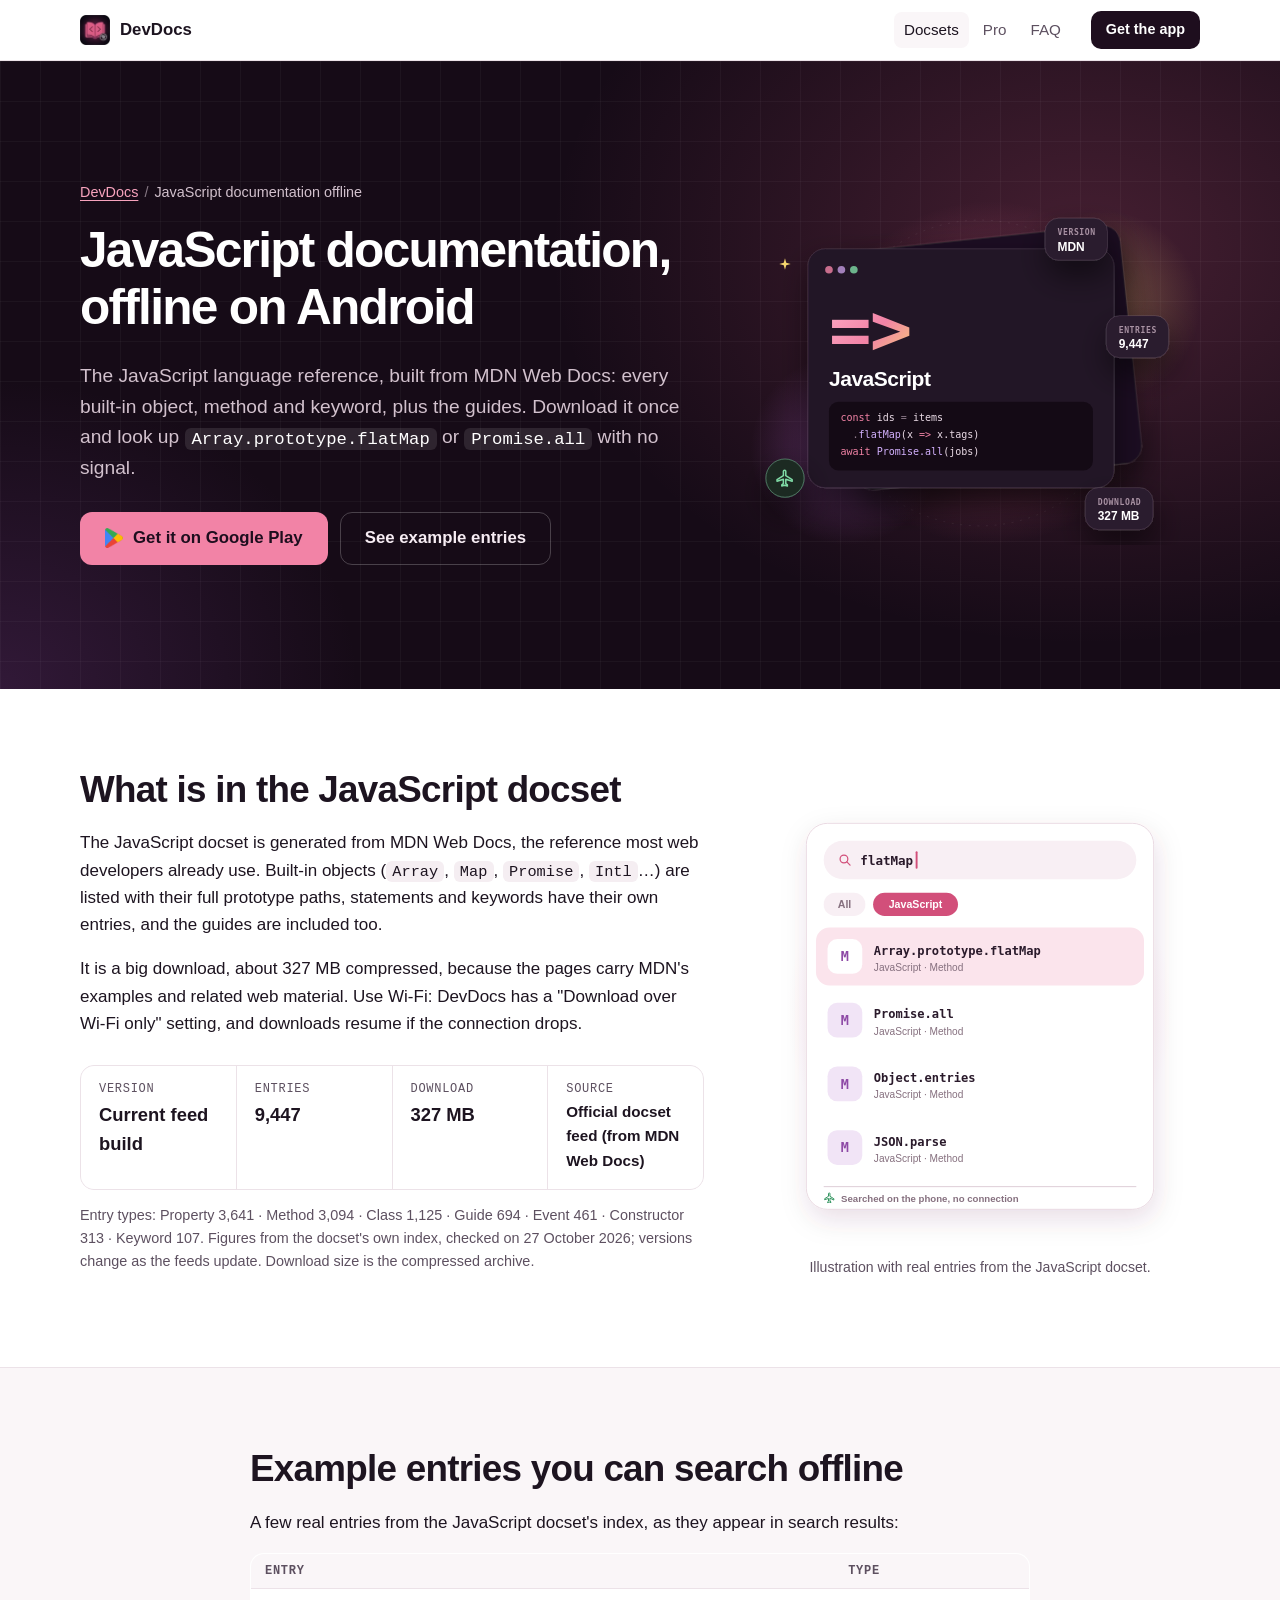
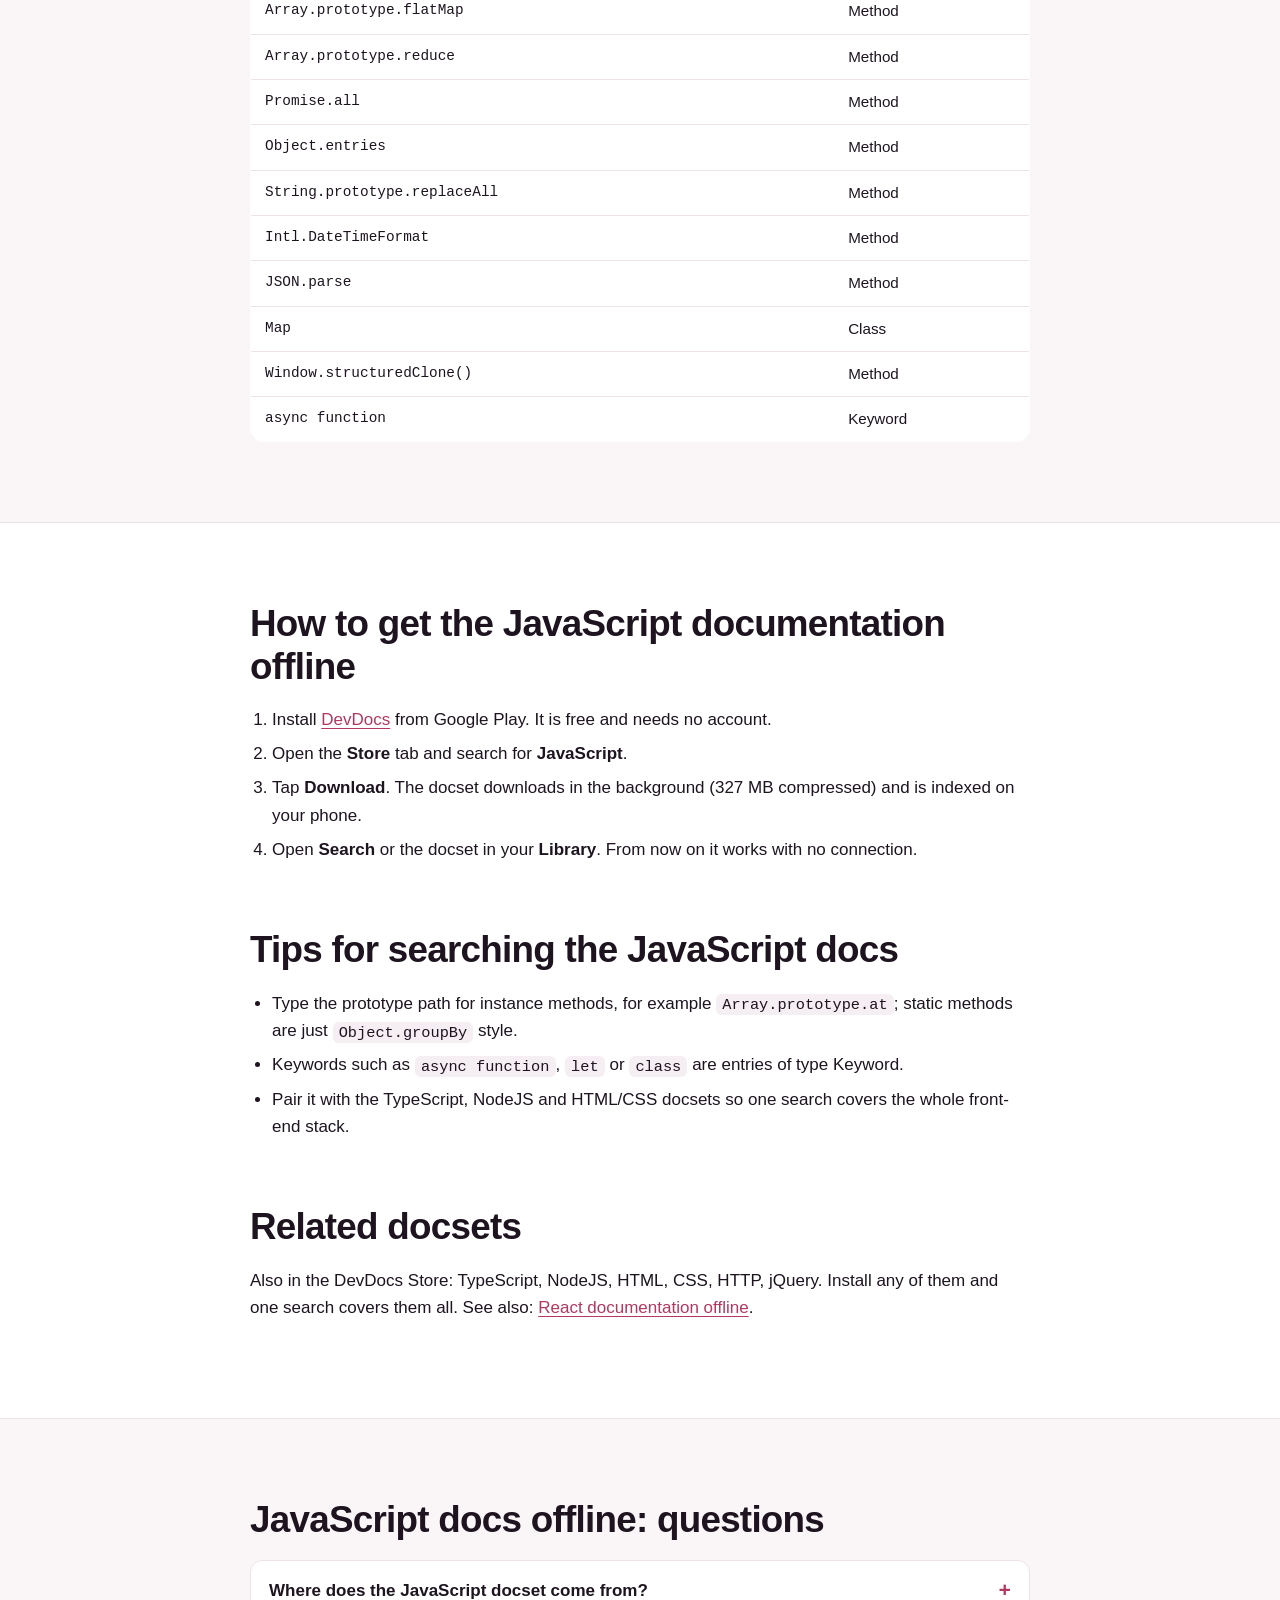
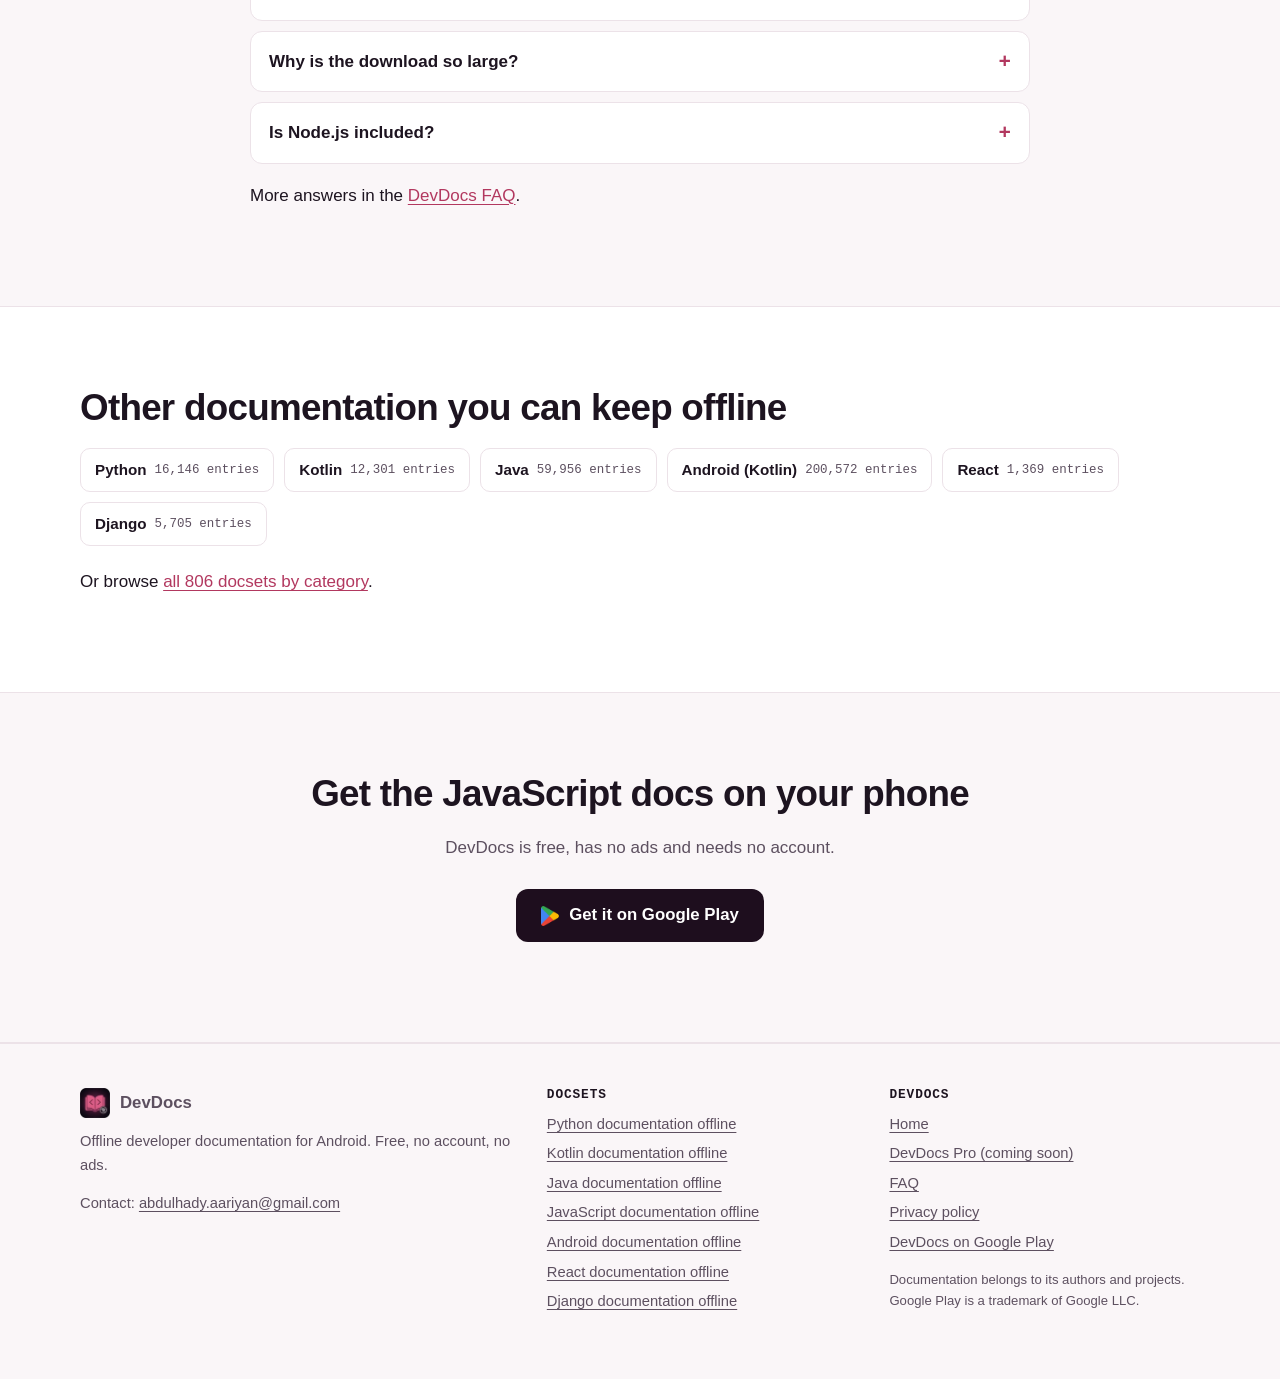
<file: javascript-documentation-offline/index.html>
<!DOCTYPE html>
<html lang="en">
<head>
<meta charset="utf-8">
<meta name="viewport" content="width=device-width, initial-scale=1">
<title>JavaScript Documentation Offline on Android | DevDocs</title>
<meta name="description" content="Search the JavaScript reference offline on Android: built-in objects, methods, keywords and guides. 9,400+ entries. Free, no account, no ads.">
<link rel="canonical" href="https://devdocs.landing.matrabhed.com/javascript-documentation-offline/">
<meta name="theme-color" content="#160b17">
<link rel="icon" href="../assets/favicon-32.png" sizes="32x32" type="image/png">
<link rel="apple-touch-icon" href="../assets/apple-touch-icon.png">
<meta property="og:type" content="website">
<meta property="og:site_name" content="DevDocs">
<meta property="og:title" content="JavaScript Documentation Offline on Android | DevDocs">
<meta property="og:description" content="Search the JavaScript reference offline on Android: built-in objects, methods, keywords and guides. 9,400+ entries. Free, no account, no ads.">
<meta property="og:url" content="https://devdocs.landing.matrabhed.com/javascript-documentation-offline/">
<meta property="og:image" content="https://devdocs.landing.matrabhed.com/assets/og-devdocs-2.jpg">
<meta property="og:image:width" content="1200">
<meta property="og:image:height" content="630">
<meta property="og:image:alt" content="DevDocs for Android: developer docs, offline. An illustrated phone searching Python, Kotlin and Pandas docs in airplane mode.">
<meta name="twitter:card" content="summary_large_image">
<meta name="twitter:title" content="JavaScript Documentation Offline on Android | DevDocs">
<meta name="twitter:description" content="Search the JavaScript reference offline on Android: built-in objects, methods, keywords and guides. 9,400+ entries. Free, no account, no ads.">
<meta name="twitter:image" content="https://devdocs.landing.matrabhed.com/assets/og-devdocs-2.jpg">
<meta name="twitter:image:alt" content="DevDocs for Android: developer docs, offline.">
<link rel="stylesheet" href="../styles.css?v=3">
<script type="application/ld+json">
{
 "@context": "https://schema.org",
 "@type": "BreadcrumbList",
 "itemListElement": [
  {
   "@type": "ListItem",
   "position": 1,
   "name": "DevDocs",
   "item": "https://devdocs.landing.matrabhed.com/"
  },
  {
   "@type": "ListItem",
   "position": 2,
   "name": "JavaScript documentation offline",
   "item": "https://devdocs.landing.matrabhed.com/javascript-documentation-offline/"
  }
 ]
}
</script>
<script type="application/ld+json">
{
 "@context": "https://schema.org",
 "@type": "FAQPage",
 "mainEntity": [
  {
   "@type": "Question",
   "name": "Where does the JavaScript docset come from?",
   "acceptedAnswer": {
    "@type": "Answer",
    "text": "It is built from MDN Web Docs and published through the official docset feed. DevDocs downloads it and indexes it on your phone."
   }
  },
  {
   "@type": "Question",
   "name": "Why is the download so large?",
   "acceptedAnswer": {
    "@type": "Answer",
    "text": "About 327 MB compressed, because it includes MDN's pages with their examples and related web material. After that it costs no data at all."
   }
  },
  {
   "@type": "Question",
   "name": "Is Node.js included?",
   "acceptedAnswer": {
    "@type": "Answer",
    "text": "Node.js is a separate docset (NodeJS) in the Store, about 11 MB. Install both and search covers both."
   }
  }
 ]
}
</script>
<script type="application/ld+json">
{
 "@context": "https://schema.org",
 "@type": "WebPage",
 "name": "JavaScript Documentation Offline on Android | DevDocs",
 "url": "https://devdocs.landing.matrabhed.com/javascript-documentation-offline/",
 "description": "Search the JavaScript reference offline on Android: built-in objects, methods, keywords and guides. 9,400+ entries. Free, no account, no ads.",
 "about": {
  "@type": "SoftwareApplication",
  "name": "DevDocs - Offline Developer Docs",
  "operatingSystem": "ANDROID",
  "applicationCategory": "DeveloperApplication",
  "offers": {
   "@type": "Offer",
   "price": "0",
   "priceCurrency": "USD"
  }
 }
}
</script>
</head>
<body>
<a class="skip" href="#main">Skip to content</a>
<header class="top">
  <div class="wrap top-in">
    <a class="brand" href="../"><img src="../assets/icon-64.webp" alt="" width="30" height="30">DevDocs</a>
    <nav class="nav" aria-label="Main">
      <a href="../#docsets" aria-current="page" class="hide-sm">Docsets</a>
      <a href="../pro/">Pro</a>
      <a href="../faq/">FAQ</a>
    </nav>
    <a class="btn btn-play btn-sm" data-play href="https://play.google.com/store/apps/details?id=com.devdocs.app&amp;referrer=utm_source%3Dwebsite%26utm_medium%3Djavascript_header">Get the app</a>
  </div>
</header>

<main id="main">
<section class="hero page-hero" aria-labelledby="h1">
  <div class="wrap hero-in has-art">
    <div>
      <nav class="crumbs" aria-label="Breadcrumb"><ol><li><a href="../">DevDocs</a></li><li aria-current="page">JavaScript documentation offline</li></ol></nav>
      <h1 id="h1">JavaScript documentation, offline on Android</h1>
      <p class="lead">The JavaScript language reference, built from MDN Web Docs: every built-in object, method and keyword, plus the guides. Download it once and look up <code>Array.prototype.flatMap</code> or <code>Promise.all</code> with no signal.</p>
      <div class="actions"><a class="btn btn-play btn-lg" data-play href="https://play.google.com/store/apps/details?id=com.devdocs.app&amp;referrer=utm_source%3Dwebsite%26utm_medium%3Djavascript"><img src="../assets/play-logo.png" alt="" width="18" height="20">Get it on Google Play</a><a class="btn btn-line btn-lg" href="#entries">See example entries</a></div>
    </div>
    <div class="page-art"><img src="../assets/art/head-javascript.svg" alt="" width="480" height="360" fetchpriority="high"></div>
  </div>
</section>

<section aria-labelledby="inside">
  <div class="wrap split art-split">
    <div class="prose">
      <h2 id="inside">What is in the JavaScript docset</h2>
      <p>The JavaScript docset is generated from MDN Web Docs, the reference most web developers already use. Built-in objects (<code>Array</code>, <code>Map</code>, <code>Promise</code>, <code>Intl</code>…) are listed with their full prototype paths, statements and keywords have their own entries, and the guides are included too.</p>
<p>It is a big download, about 327 MB compressed, because the pages carry MDN's examples and related web material. Use Wi-Fi: DevDocs has a "Download over Wi-Fi only" setting, and downloads resume if the connection drops.</p>
      <dl class="stats">
        <div><dt>Version</dt><dd>Current feed build</dd></div>
        <div><dt>Entries</dt><dd>9,447</dd></div>
        <div><dt>Download</dt><dd>327 MB</dd></div>
        <div><dt>Source</dt><dd class="sm">Official docset feed (from MDN Web Docs)</dd></div>
      </dl>
      <p class="meta">Entry types: Property 3,641 · Method 3,094 · Class 1,125 · Guide 694 · Event 461 · Constructor 313 · Keyword 107. Figures from the docset's own index, checked on 27 October 2026; versions change as the feeds update. Download size is the compressed archive.</p>
    </div>
    <figure class="art"><img src="../assets/art/search-javascript.svg" alt="Illustration: a search in DevDocs listing real entries from the JavaScript docset" width="456" height="486" loading="lazy" decoding="async"><figcaption>Illustration with real entries from the JavaScript docset.</figcaption></figure>
  </div>
</section>

<section class="alt" aria-labelledby="entries" id="entries">
  <div class="narrow">
    <h2 id="entries-h">Example entries you can search offline</h2>
    <p>A few real entries from the JavaScript docset's index, as they appear in search results:</p>
    <div class="tbl-wrap"><table class="tbl"><thead><tr><th scope="col">Entry</th><th scope="col">Type</th></tr></thead><tbody>
<tr><td>Array.prototype.flatMap</td><td>Method</td></tr>
<tr><td>Array.prototype.reduce</td><td>Method</td></tr>
<tr><td>Promise.all</td><td>Method</td></tr>
<tr><td>Object.entries</td><td>Method</td></tr>
<tr><td>String.prototype.replaceAll</td><td>Method</td></tr>
<tr><td>Intl.DateTimeFormat</td><td>Method</td></tr>
<tr><td>JSON.parse</td><td>Method</td></tr>
<tr><td>Map</td><td>Class</td></tr>
<tr><td>Window.structuredClone()</td><td>Method</td></tr>
<tr><td>async function</td><td>Keyword</td></tr>
    </tbody></table></div>
  </div>
</section>

<section aria-labelledby="get">
  <div class="narrow prose">
    <h2 id="get">How to get the JavaScript documentation offline</h2>
    <ol>
      <li>Install <a href="../">DevDocs</a> from Google Play. It is free and needs no account.</li>
      <li>Open the <strong>Store</strong> tab and search for <strong>JavaScript</strong>.</li>
      <li>Tap <strong>Download</strong>. The docset downloads in the background (327 MB compressed) and is indexed on your phone.</li>
      <li>Open <strong>Search</strong> or the docset in your <strong>Library</strong>. From now on it works with no connection.</li>
    </ol>
    <h2>Tips for searching the JavaScript docs</h2>
    <ul>
<li>Type the prototype path for instance methods, for example <code>Array.prototype.at</code>; static methods are just <code>Object.groupBy</code> style.</li>
<li>Keywords such as <code>async function</code>, <code>let</code> or <code>class</code> are entries of type Keyword.</li>
<li>Pair it with the TypeScript, NodeJS and HTML/CSS docsets so one search covers the whole front-end stack.</li>
    </ul>
    <h2>Related docsets</h2>
    <p>Also in the DevDocs Store: TypeScript, NodeJS, HTML, CSS, HTTP, jQuery. Install any of them and one search covers them all. See also: <a href="../react-documentation-offline/">React documentation offline</a>.</p>
  </div>
</section>

<section class="alt" aria-labelledby="q">
  <div class="narrow">
    <h2 id="q">JavaScript docs offline: questions</h2>
    <div class="faq">
<details><summary><h3>Where does the JavaScript docset come from?</h3></summary><div>It is built from MDN Web Docs and published through the official docset feed. DevDocs downloads it and indexes it on your phone.</div></details>
<details><summary><h3>Why is the download so large?</h3></summary><div>About 327 MB compressed, because it includes MDN's pages with their examples and related web material. After that it costs no data at all.</div></details>
<details><summary><h3>Is Node.js included?</h3></summary><div>Node.js is a separate docset (NodeJS) in the Store, about 11 MB. Install both and search covers both.</div></details>
</div>
    <p class="mt18">More answers in the <a href="../faq/">DevDocs FAQ</a>.</p>
  </div>
</section>

<section aria-labelledby="more">
  <div class="wrap">
    <h2 id="more">Other documentation you can keep offline</h2>
    <ul class="chips">
<li><a href="../python-documentation-offline/">Python <span>16,146 entries</span></a></li>
<li><a href="../kotlin-documentation-offline/">Kotlin <span>12,301 entries</span></a></li>
<li><a href="../java-documentation-offline/">Java <span>59,956 entries</span></a></li>
<li><a href="../android-documentation-offline/">Android (Kotlin) <span>200,572 entries</span></a></li>
<li><a href="../react-documentation-offline/">React <span>1,369 entries</span></a></li>
<li><a href="../django-documentation-offline/">Django <span>5,705 entries</span></a></li>
    </ul>
    <p>Or browse <a href="../#docsets">all 806 docsets by category</a>.</p>
  </div>
</section>

<section class="alt cta" aria-labelledby="cta">
  <div class="narrow">
    <h2 id="cta">Get the JavaScript docs on your phone</h2>
    <p>DevDocs is free, has no ads and needs no account.</p>
    <div class="actions"><a class="btn btn-play btn-lg" data-play href="https://play.google.com/store/apps/details?id=com.devdocs.app&amp;referrer=utm_source%3Dwebsite%26utm_medium%3Djavascript_footer"><img src="../assets/play-logo.png" alt="" width="18" height="20">Get it on Google Play</a></div>
  </div>
</section>
</main>
<footer class="foot">
  <div class="wrap foot-in">
    <div>
      <a class="brand" href="../"><img src="../assets/icon-64.webp" alt="" width="30" height="30" loading="lazy">DevDocs</a>
      <p class="mt12">Offline developer documentation for Android. Free, no account, no ads.</p>
      <p>Contact: <a href="mailto:abdulhady.aariyan@gmail.com">abdulhady.aariyan@gmail.com</a></p>
    </div>
    <div>
      <h2>Docsets</h2>
      <ul>
        <li><a href="../python-documentation-offline/">Python documentation offline</a></li>
        <li><a href="../kotlin-documentation-offline/">Kotlin documentation offline</a></li>
        <li><a href="../java-documentation-offline/">Java documentation offline</a></li>
        <li><a href="../javascript-documentation-offline/">JavaScript documentation offline</a></li>
        <li><a href="../android-documentation-offline/">Android documentation offline</a></li>
        <li><a href="../react-documentation-offline/">React documentation offline</a></li>
        <li><a href="../django-documentation-offline/">Django documentation offline</a></li>
      </ul>
    </div>
    <div>
      <h2>DevDocs</h2>
      <ul>
        <li><a href="../">Home</a></li>
        <li><a href="../pro/">DevDocs Pro (coming soon)</a></li>
        <li><a href="../faq/">FAQ</a></li>
        <li><a href="https://devdocs.privacypolicy.matrabhed.com/">Privacy policy</a></li>
        <li><a href="https://play.google.com/store/apps/details?id=com.devdocs.app">DevDocs on Google Play</a></li>
      </ul>
      <p class="fine">Documentation belongs to its authors and projects. Google Play is a trademark of Google LLC.</p>
    </div>
  </div>
</footer>
<script src="../assets/site.js?v=1" defer></script>
</body>
</html>
</file>
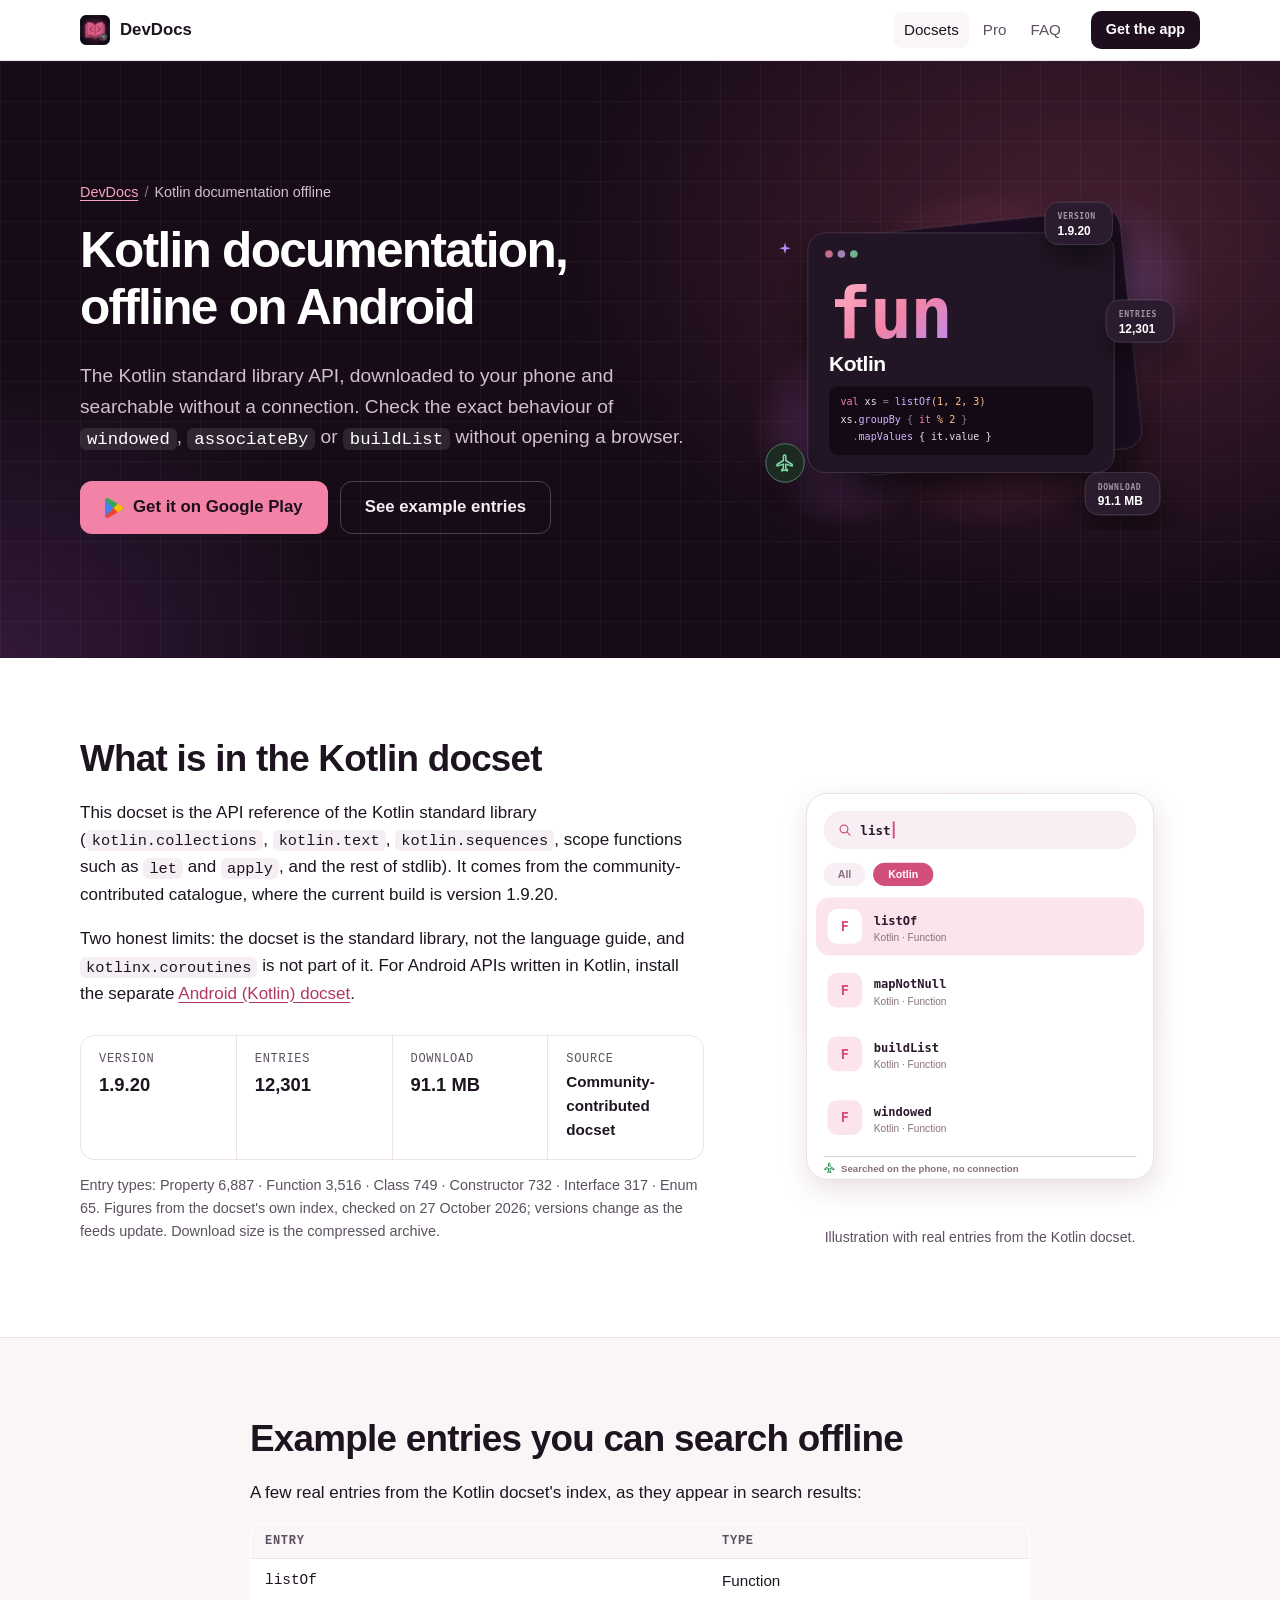
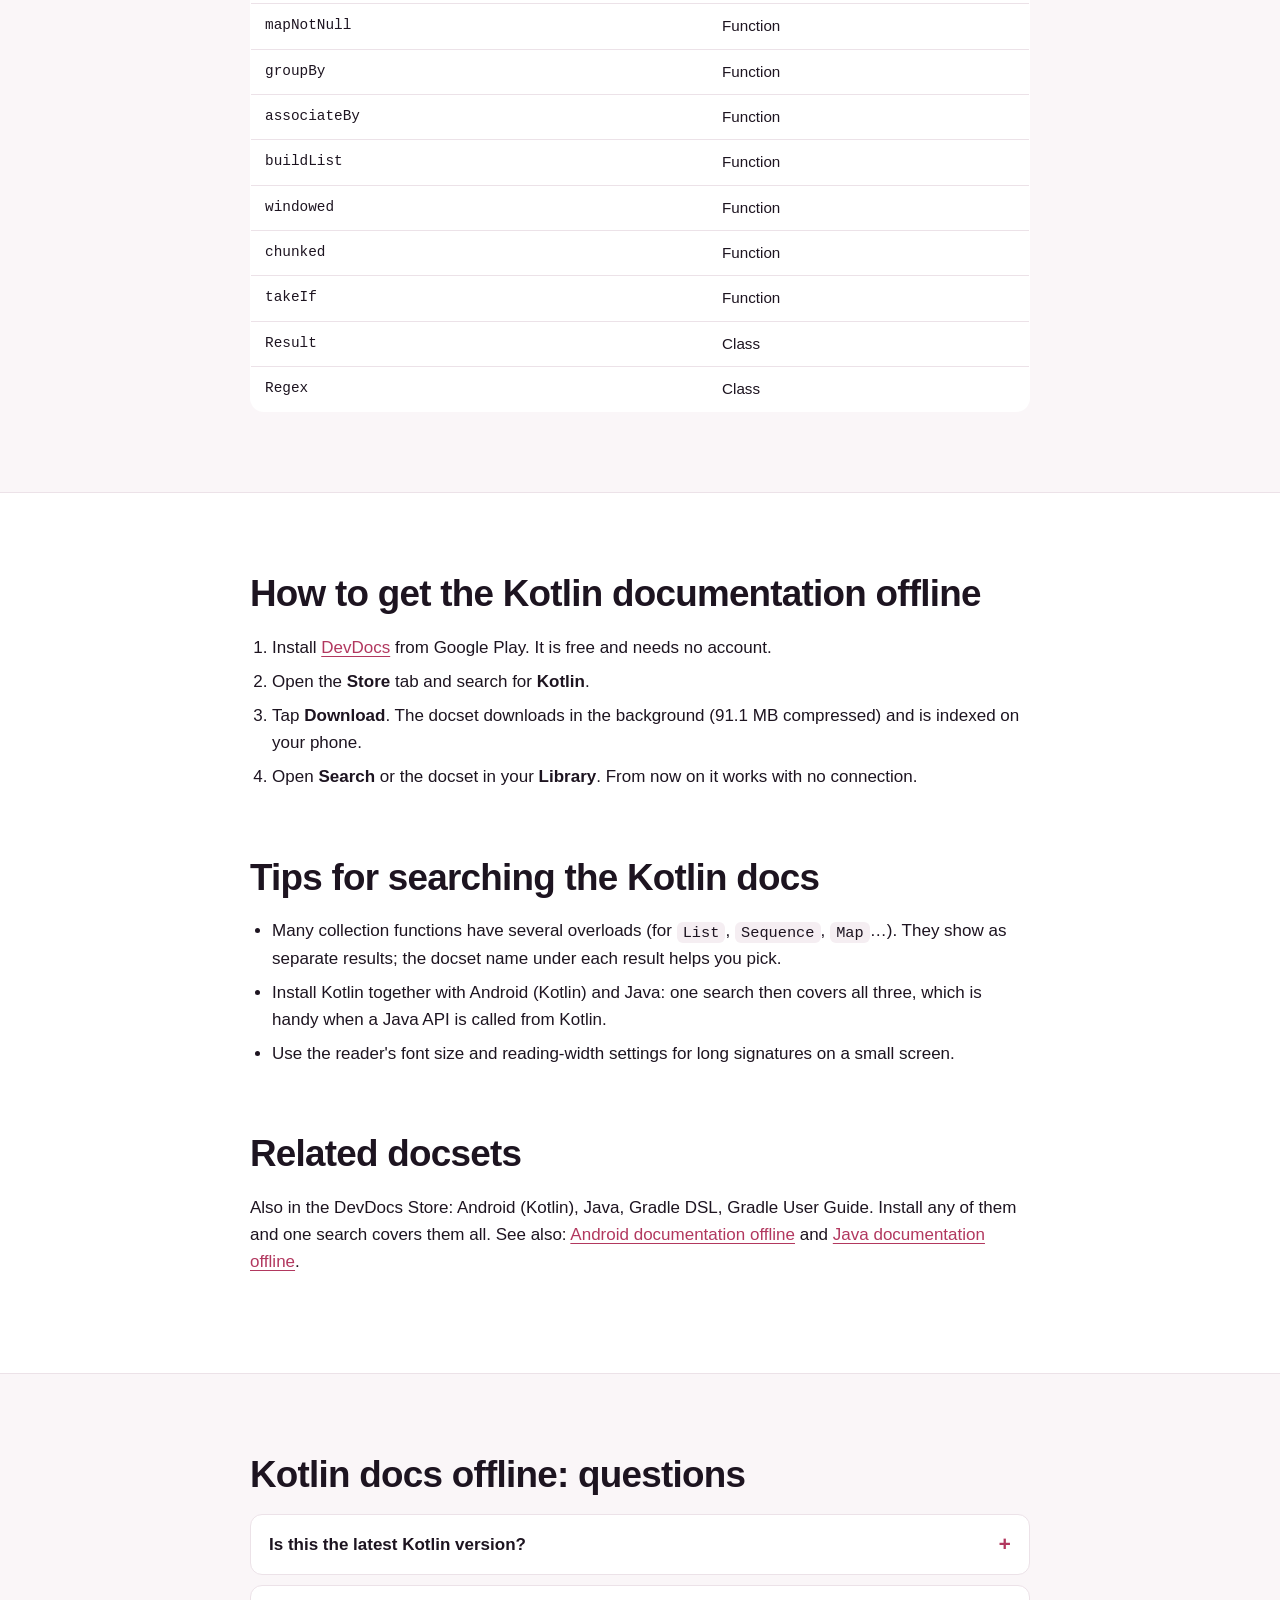
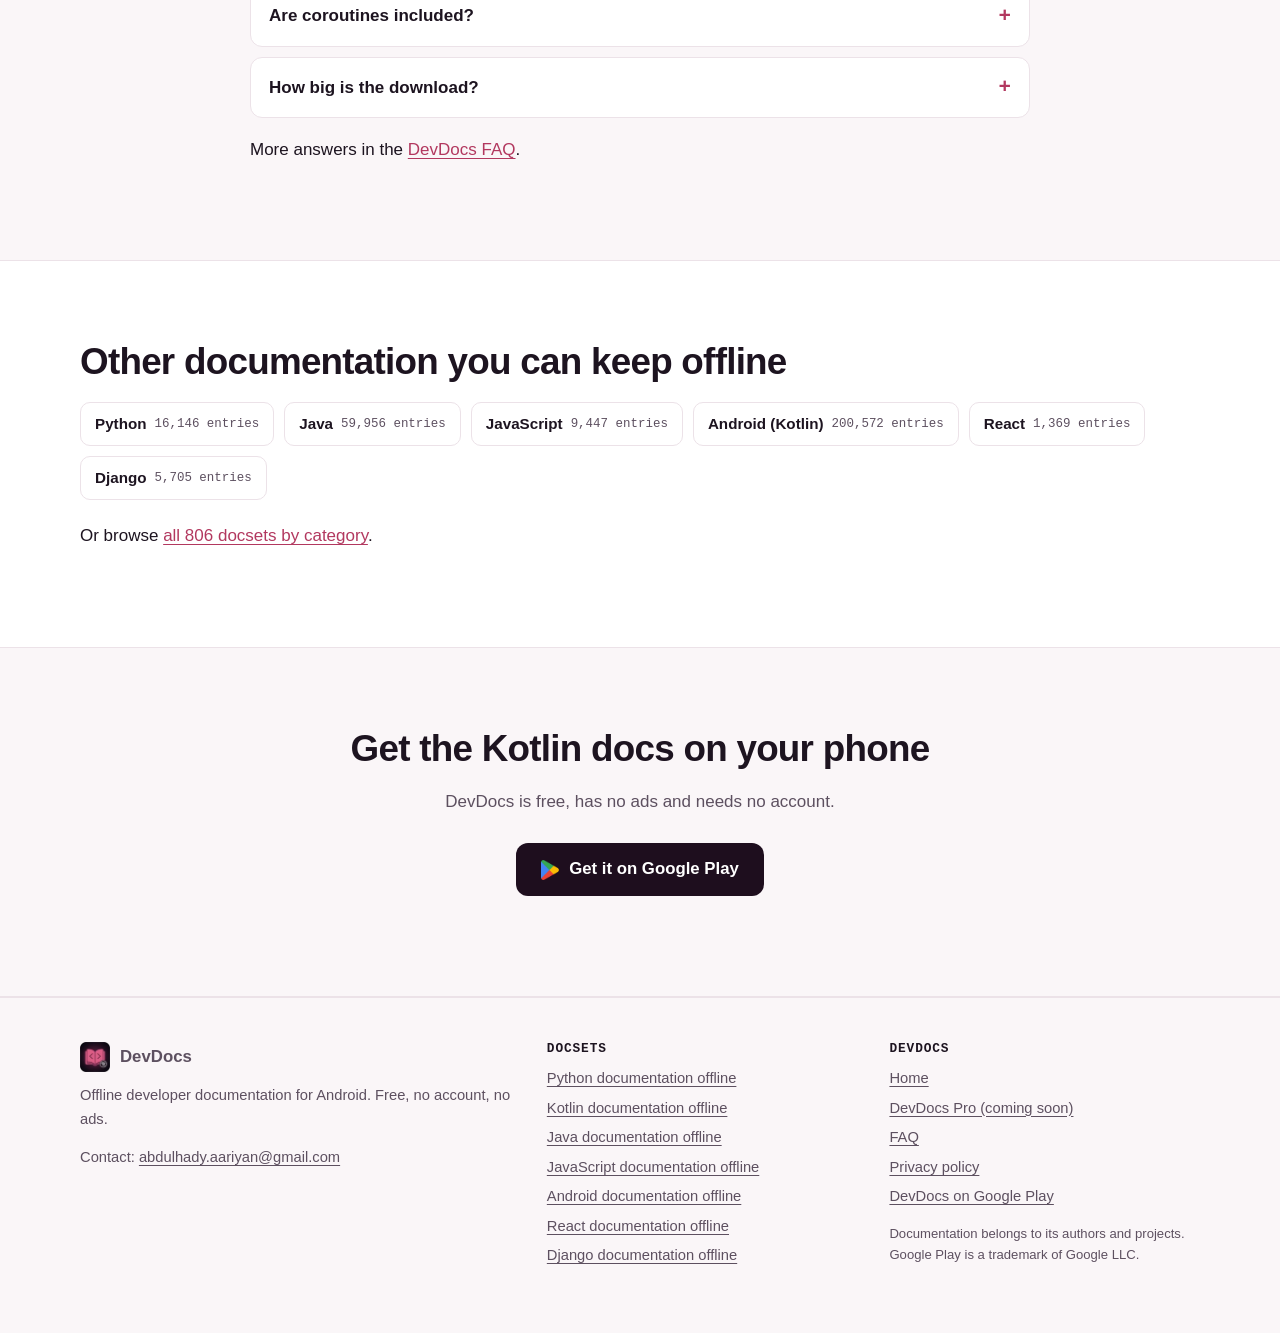
<file: kotlin-documentation-offline/index.html>
<!DOCTYPE html>
<html lang="en">
<head>
<meta charset="utf-8">
<meta name="viewport" content="width=device-width, initial-scale=1">
<title>Kotlin Documentation Offline on Android | DevDocs</title>
<meta name="description" content="The Kotlin standard library reference offline on Android: 12,000+ searchable functions, classes and properties. Free, no account, no ads.">
<link rel="canonical" href="https://devdocs.landing.matrabhed.com/kotlin-documentation-offline/">
<meta name="theme-color" content="#160b17">
<link rel="icon" href="../assets/favicon-32.png" sizes="32x32" type="image/png">
<link rel="apple-touch-icon" href="../assets/apple-touch-icon.png">
<meta property="og:type" content="website">
<meta property="og:site_name" content="DevDocs">
<meta property="og:title" content="Kotlin Documentation Offline on Android | DevDocs">
<meta property="og:description" content="The Kotlin standard library reference offline on Android: 12,000+ searchable functions, classes and properties. Free, no account, no ads.">
<meta property="og:url" content="https://devdocs.landing.matrabhed.com/kotlin-documentation-offline/">
<meta property="og:image" content="https://devdocs.landing.matrabhed.com/assets/og-devdocs-2.jpg">
<meta property="og:image:width" content="1200">
<meta property="og:image:height" content="630">
<meta property="og:image:alt" content="DevDocs for Android: developer docs, offline. An illustrated phone searching Python, Kotlin and Pandas docs in airplane mode.">
<meta name="twitter:card" content="summary_large_image">
<meta name="twitter:title" content="Kotlin Documentation Offline on Android | DevDocs">
<meta name="twitter:description" content="The Kotlin standard library reference offline on Android: 12,000+ searchable functions, classes and properties. Free, no account, no ads.">
<meta name="twitter:image" content="https://devdocs.landing.matrabhed.com/assets/og-devdocs-2.jpg">
<meta name="twitter:image:alt" content="DevDocs for Android: developer docs, offline.">
<link rel="stylesheet" href="../styles.css?v=3">
<script type="application/ld+json">
{
 "@context": "https://schema.org",
 "@type": "BreadcrumbList",
 "itemListElement": [
  {
   "@type": "ListItem",
   "position": 1,
   "name": "DevDocs",
   "item": "https://devdocs.landing.matrabhed.com/"
  },
  {
   "@type": "ListItem",
   "position": 2,
   "name": "Kotlin documentation offline",
   "item": "https://devdocs.landing.matrabhed.com/kotlin-documentation-offline/"
  }
 ]
}
</script>
<script type="application/ld+json">
{
 "@context": "https://schema.org",
 "@type": "FAQPage",
 "mainEntity": [
  {
   "@type": "Question",
   "name": "Is this the latest Kotlin version?",
   "acceptedAnswer": {
    "@type": "Answer",
    "text": "No. The community catalogue currently publishes Kotlin stdlib 1.9.20. Most of the standard library is unchanged since then, but newer additions will be missing until the catalogue is updated."
   }
  },
  {
   "@type": "Question",
   "name": "Are coroutines included?",
   "acceptedAnswer": {
    "@type": "Answer",
    "text": "No. The docset covers the standard library only; kotlinx.coroutines is not in it and there is no separate coroutines docset in the catalogue today."
   }
  },
  {
   "@type": "Question",
   "name": "How big is the download?",
   "acceptedAnswer": {
    "@type": "Answer",
    "text": "About 91 MB compressed. It takes more space once unpacked, and DevDocs shows the storage used per docset."
   }
  }
 ]
}
</script>
<script type="application/ld+json">
{
 "@context": "https://schema.org",
 "@type": "WebPage",
 "name": "Kotlin Documentation Offline on Android | DevDocs",
 "url": "https://devdocs.landing.matrabhed.com/kotlin-documentation-offline/",
 "description": "The Kotlin standard library reference offline on Android: 12,000+ searchable functions, classes and properties. Free, no account, no ads.",
 "about": {
  "@type": "SoftwareApplication",
  "name": "DevDocs - Offline Developer Docs",
  "operatingSystem": "ANDROID",
  "applicationCategory": "DeveloperApplication",
  "offers": {
   "@type": "Offer",
   "price": "0",
   "priceCurrency": "USD"
  }
 }
}
</script>
</head>
<body>
<a class="skip" href="#main">Skip to content</a>
<header class="top">
  <div class="wrap top-in">
    <a class="brand" href="../"><img src="../assets/icon-64.webp" alt="" width="30" height="30">DevDocs</a>
    <nav class="nav" aria-label="Main">
      <a href="../#docsets" aria-current="page" class="hide-sm">Docsets</a>
      <a href="../pro/">Pro</a>
      <a href="../faq/">FAQ</a>
    </nav>
    <a class="btn btn-play btn-sm" data-play href="https://play.google.com/store/apps/details?id=com.devdocs.app&amp;referrer=utm_source%3Dwebsite%26utm_medium%3Dkotlin_header">Get the app</a>
  </div>
</header>

<main id="main">
<section class="hero page-hero" aria-labelledby="h1">
  <div class="wrap hero-in has-art">
    <div>
      <nav class="crumbs" aria-label="Breadcrumb"><ol><li><a href="../">DevDocs</a></li><li aria-current="page">Kotlin documentation offline</li></ol></nav>
      <h1 id="h1">Kotlin documentation, offline on Android</h1>
      <p class="lead">The Kotlin standard library API, downloaded to your phone and searchable without a connection. Check the exact behaviour of <code>windowed</code>, <code>associateBy</code> or <code>buildList</code> without opening a browser.</p>
      <div class="actions"><a class="btn btn-play btn-lg" data-play href="https://play.google.com/store/apps/details?id=com.devdocs.app&amp;referrer=utm_source%3Dwebsite%26utm_medium%3Dkotlin"><img src="../assets/play-logo.png" alt="" width="18" height="20">Get it on Google Play</a><a class="btn btn-line btn-lg" href="#entries">See example entries</a></div>
    </div>
    <div class="page-art"><img src="../assets/art/head-kotlin.svg" alt="" width="480" height="360" fetchpriority="high"></div>
  </div>
</section>

<section aria-labelledby="inside">
  <div class="wrap split art-split">
    <div class="prose">
      <h2 id="inside">What is in the Kotlin docset</h2>
      <p>This docset is the API reference of the Kotlin standard library (<code>kotlin.collections</code>, <code>kotlin.text</code>, <code>kotlin.sequences</code>, scope functions such as <code>let</code> and <code>apply</code>, and the rest of stdlib). It comes from the community-contributed catalogue, where the current build is version 1.9.20.</p>
<p>Two honest limits: the docset is the standard library, not the language guide, and <code>kotlinx.coroutines</code> is not part of it. For Android APIs written in Kotlin, install the separate <a href="../android-documentation-offline/">Android (Kotlin) docset</a>.</p>
      <dl class="stats">
        <div><dt>Version</dt><dd>1.9.20</dd></div>
        <div><dt>Entries</dt><dd>12,301</dd></div>
        <div><dt>Download</dt><dd>91.1 MB</dd></div>
        <div><dt>Source</dt><dd class="sm">Community-contributed docset</dd></div>
      </dl>
      <p class="meta">Entry types: Property 6,887 · Function 3,516 · Class 749 · Constructor 732 · Interface 317 · Enum 65. Figures from the docset's own index, checked on 27 October 2026; versions change as the feeds update. Download size is the compressed archive.</p>
    </div>
    <figure class="art"><img src="../assets/art/search-kotlin.svg" alt="Illustration: a search in DevDocs listing real entries from the Kotlin docset" width="456" height="486" loading="lazy" decoding="async"><figcaption>Illustration with real entries from the Kotlin docset.</figcaption></figure>
  </div>
</section>

<section class="alt" aria-labelledby="entries" id="entries">
  <div class="narrow">
    <h2 id="entries-h">Example entries you can search offline</h2>
    <p>A few real entries from the Kotlin docset's index, as they appear in search results:</p>
    <div class="tbl-wrap"><table class="tbl"><thead><tr><th scope="col">Entry</th><th scope="col">Type</th></tr></thead><tbody>
<tr><td>listOf</td><td>Function</td></tr>
<tr><td>mapNotNull</td><td>Function</td></tr>
<tr><td>groupBy</td><td>Function</td></tr>
<tr><td>associateBy</td><td>Function</td></tr>
<tr><td>buildList</td><td>Function</td></tr>
<tr><td>windowed</td><td>Function</td></tr>
<tr><td>chunked</td><td>Function</td></tr>
<tr><td>takeIf</td><td>Function</td></tr>
<tr><td>Result</td><td>Class</td></tr>
<tr><td>Regex</td><td>Class</td></tr>
    </tbody></table></div>
  </div>
</section>

<section aria-labelledby="get">
  <div class="narrow prose">
    <h2 id="get">How to get the Kotlin documentation offline</h2>
    <ol>
      <li>Install <a href="../">DevDocs</a> from Google Play. It is free and needs no account.</li>
      <li>Open the <strong>Store</strong> tab and search for <strong>Kotlin</strong>.</li>
      <li>Tap <strong>Download</strong>. The docset downloads in the background (91.1 MB compressed) and is indexed on your phone.</li>
      <li>Open <strong>Search</strong> or the docset in your <strong>Library</strong>. From now on it works with no connection.</li>
    </ol>
    <h2>Tips for searching the Kotlin docs</h2>
    <ul>
<li>Many collection functions have several overloads (for <code>List</code>, <code>Sequence</code>, <code>Map</code>…). They show as separate results; the docset name under each result helps you pick.</li>
<li>Install Kotlin together with Android (Kotlin) and Java: one search then covers all three, which is handy when a Java API is called from Kotlin.</li>
<li>Use the reader's font size and reading-width settings for long signatures on a small screen.</li>
    </ul>
    <h2>Related docsets</h2>
    <p>Also in the DevDocs Store: Android (Kotlin), Java, Gradle DSL, Gradle User Guide. Install any of them and one search covers them all. See also: <a href="../android-documentation-offline/">Android documentation offline</a> and <a href="../java-documentation-offline/">Java documentation offline</a>.</p>
  </div>
</section>

<section class="alt" aria-labelledby="q">
  <div class="narrow">
    <h2 id="q">Kotlin docs offline: questions</h2>
    <div class="faq">
<details><summary><h3>Is this the latest Kotlin version?</h3></summary><div>No. The community catalogue currently publishes Kotlin stdlib 1.9.20. Most of the standard library is unchanged since then, but newer additions will be missing until the catalogue is updated.</div></details>
<details><summary><h3>Are coroutines included?</h3></summary><div>No. The docset covers the standard library only; kotlinx.coroutines is not in it and there is no separate coroutines docset in the catalogue today.</div></details>
<details><summary><h3>How big is the download?</h3></summary><div>About 91 MB compressed. It takes more space once unpacked, and DevDocs shows the storage used per docset.</div></details>
</div>
    <p class="mt18">More answers in the <a href="../faq/">DevDocs FAQ</a>.</p>
  </div>
</section>

<section aria-labelledby="more">
  <div class="wrap">
    <h2 id="more">Other documentation you can keep offline</h2>
    <ul class="chips">
<li><a href="../python-documentation-offline/">Python <span>16,146 entries</span></a></li>
<li><a href="../java-documentation-offline/">Java <span>59,956 entries</span></a></li>
<li><a href="../javascript-documentation-offline/">JavaScript <span>9,447 entries</span></a></li>
<li><a href="../android-documentation-offline/">Android (Kotlin) <span>200,572 entries</span></a></li>
<li><a href="../react-documentation-offline/">React <span>1,369 entries</span></a></li>
<li><a href="../django-documentation-offline/">Django <span>5,705 entries</span></a></li>
    </ul>
    <p>Or browse <a href="../#docsets">all 806 docsets by category</a>.</p>
  </div>
</section>

<section class="alt cta" aria-labelledby="cta">
  <div class="narrow">
    <h2 id="cta">Get the Kotlin docs on your phone</h2>
    <p>DevDocs is free, has no ads and needs no account.</p>
    <div class="actions"><a class="btn btn-play btn-lg" data-play href="https://play.google.com/store/apps/details?id=com.devdocs.app&amp;referrer=utm_source%3Dwebsite%26utm_medium%3Dkotlin_footer"><img src="../assets/play-logo.png" alt="" width="18" height="20">Get it on Google Play</a></div>
  </div>
</section>
</main>
<footer class="foot">
  <div class="wrap foot-in">
    <div>
      <a class="brand" href="../"><img src="../assets/icon-64.webp" alt="" width="30" height="30" loading="lazy">DevDocs</a>
      <p class="mt12">Offline developer documentation for Android. Free, no account, no ads.</p>
      <p>Contact: <a href="mailto:abdulhady.aariyan@gmail.com">abdulhady.aariyan@gmail.com</a></p>
    </div>
    <div>
      <h2>Docsets</h2>
      <ul>
        <li><a href="../python-documentation-offline/">Python documentation offline</a></li>
        <li><a href="../kotlin-documentation-offline/">Kotlin documentation offline</a></li>
        <li><a href="../java-documentation-offline/">Java documentation offline</a></li>
        <li><a href="../javascript-documentation-offline/">JavaScript documentation offline</a></li>
        <li><a href="../android-documentation-offline/">Android documentation offline</a></li>
        <li><a href="../react-documentation-offline/">React documentation offline</a></li>
        <li><a href="../django-documentation-offline/">Django documentation offline</a></li>
      </ul>
    </div>
    <div>
      <h2>DevDocs</h2>
      <ul>
        <li><a href="../">Home</a></li>
        <li><a href="../pro/">DevDocs Pro (coming soon)</a></li>
        <li><a href="../faq/">FAQ</a></li>
        <li><a href="https://devdocs.privacypolicy.matrabhed.com/">Privacy policy</a></li>
        <li><a href="https://play.google.com/store/apps/details?id=com.devdocs.app">DevDocs on Google Play</a></li>
      </ul>
      <p class="fine">Documentation belongs to its authors and projects. Google Play is a trademark of Google LLC.</p>
    </div>
  </div>
</footer>
<script src="../assets/site.js?v=1" defer></script>
</body>
</html>
</file>
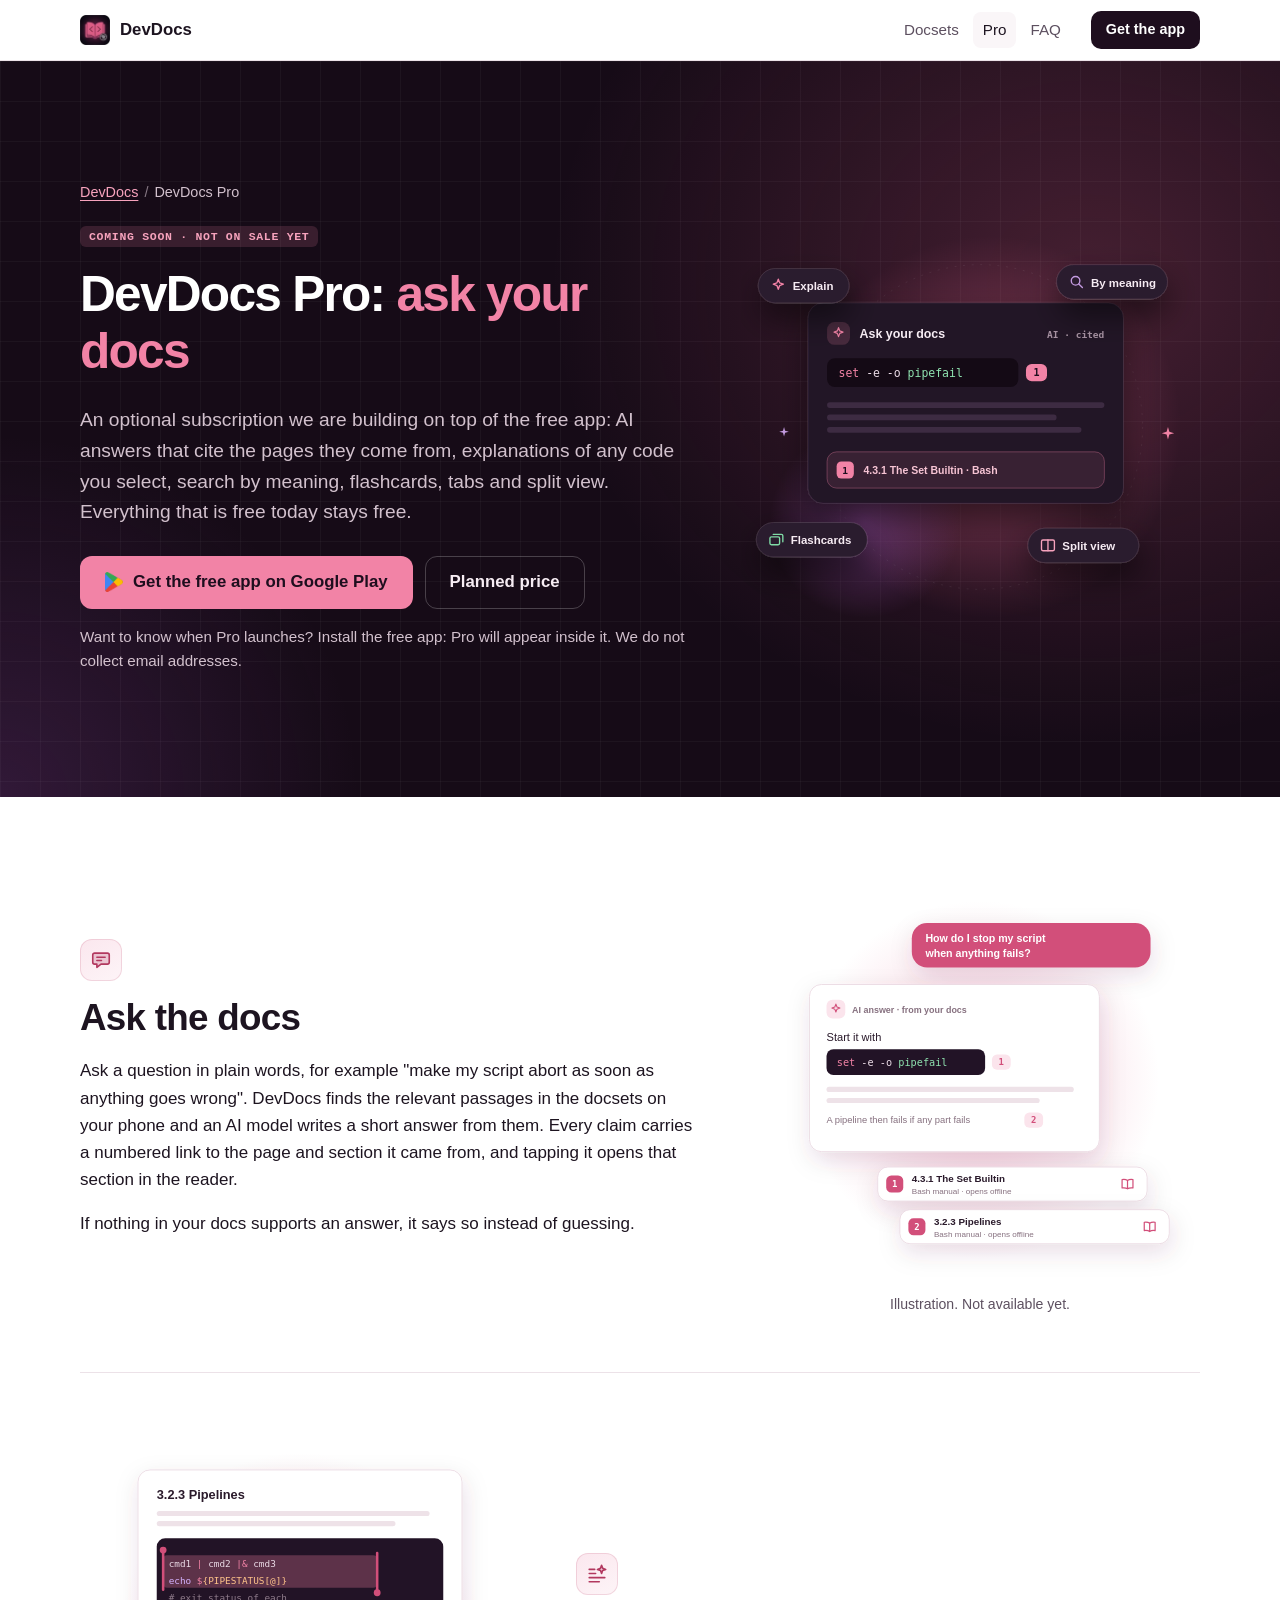
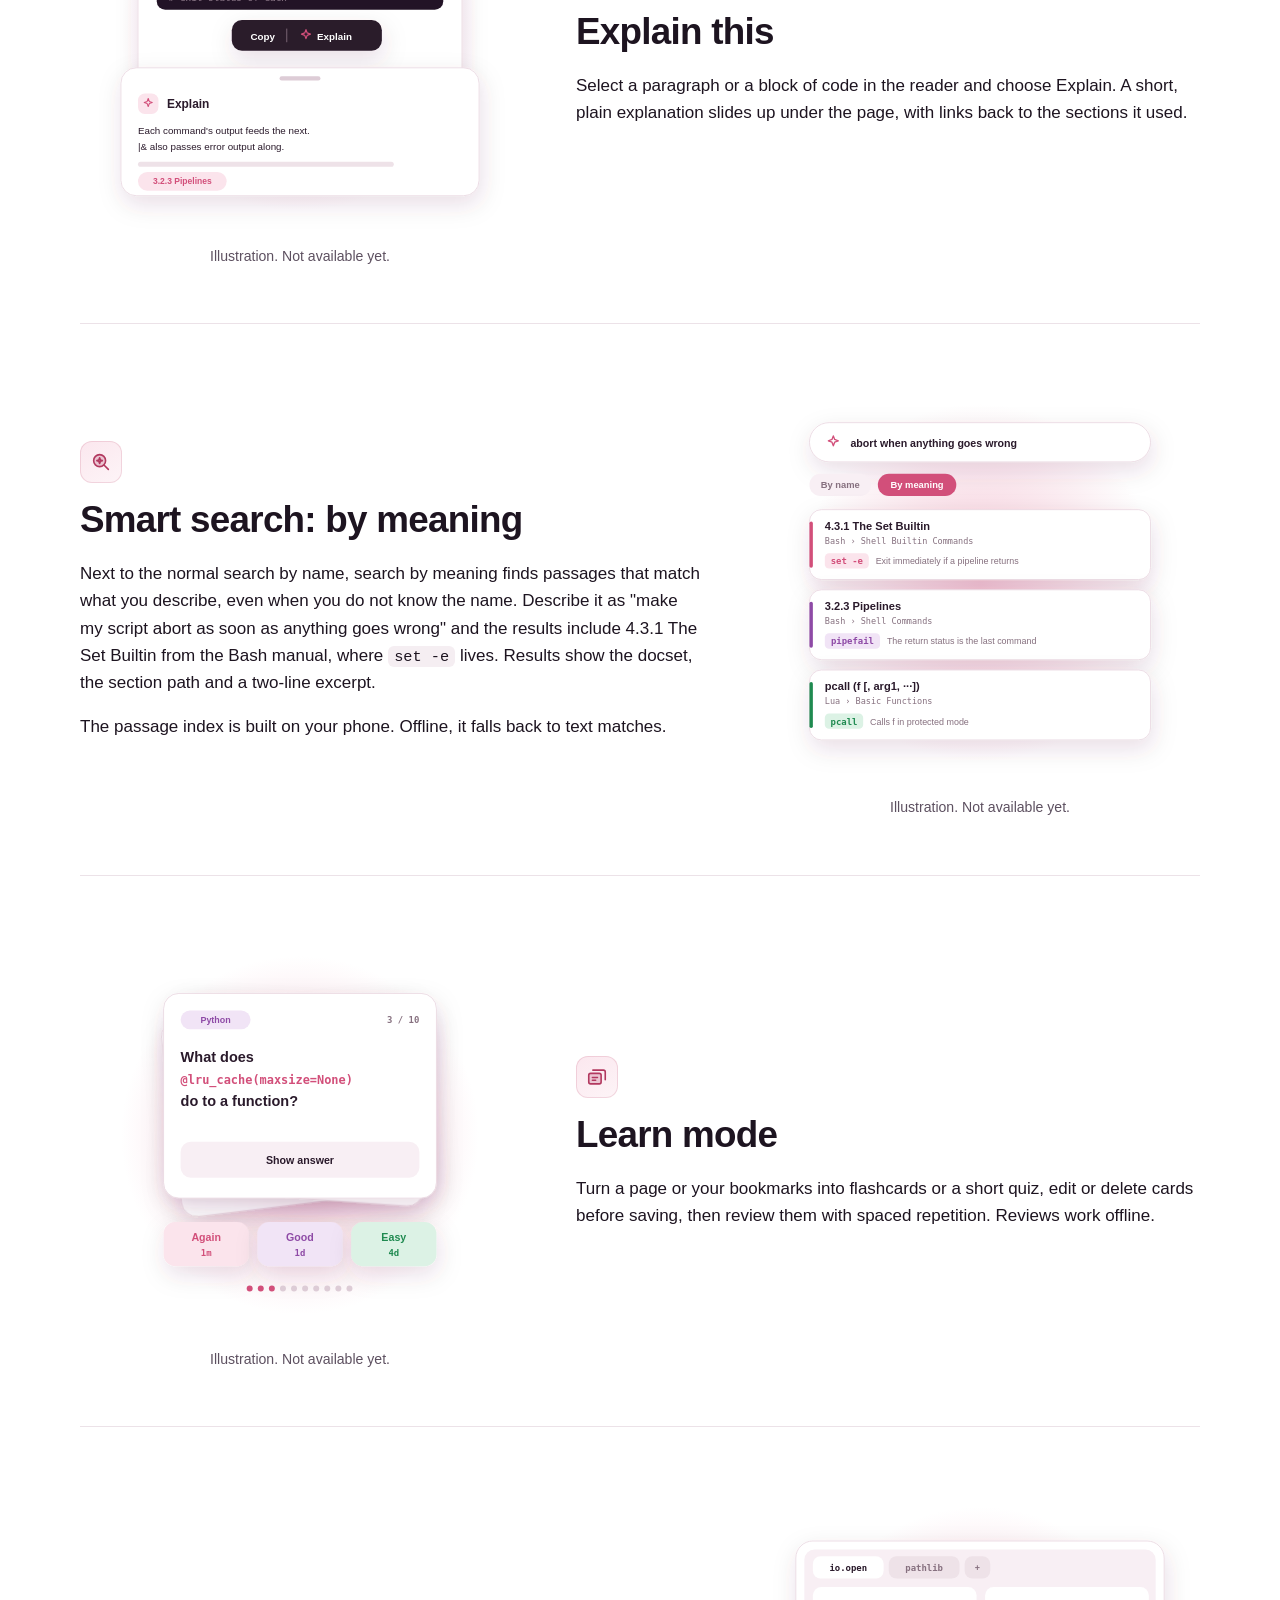
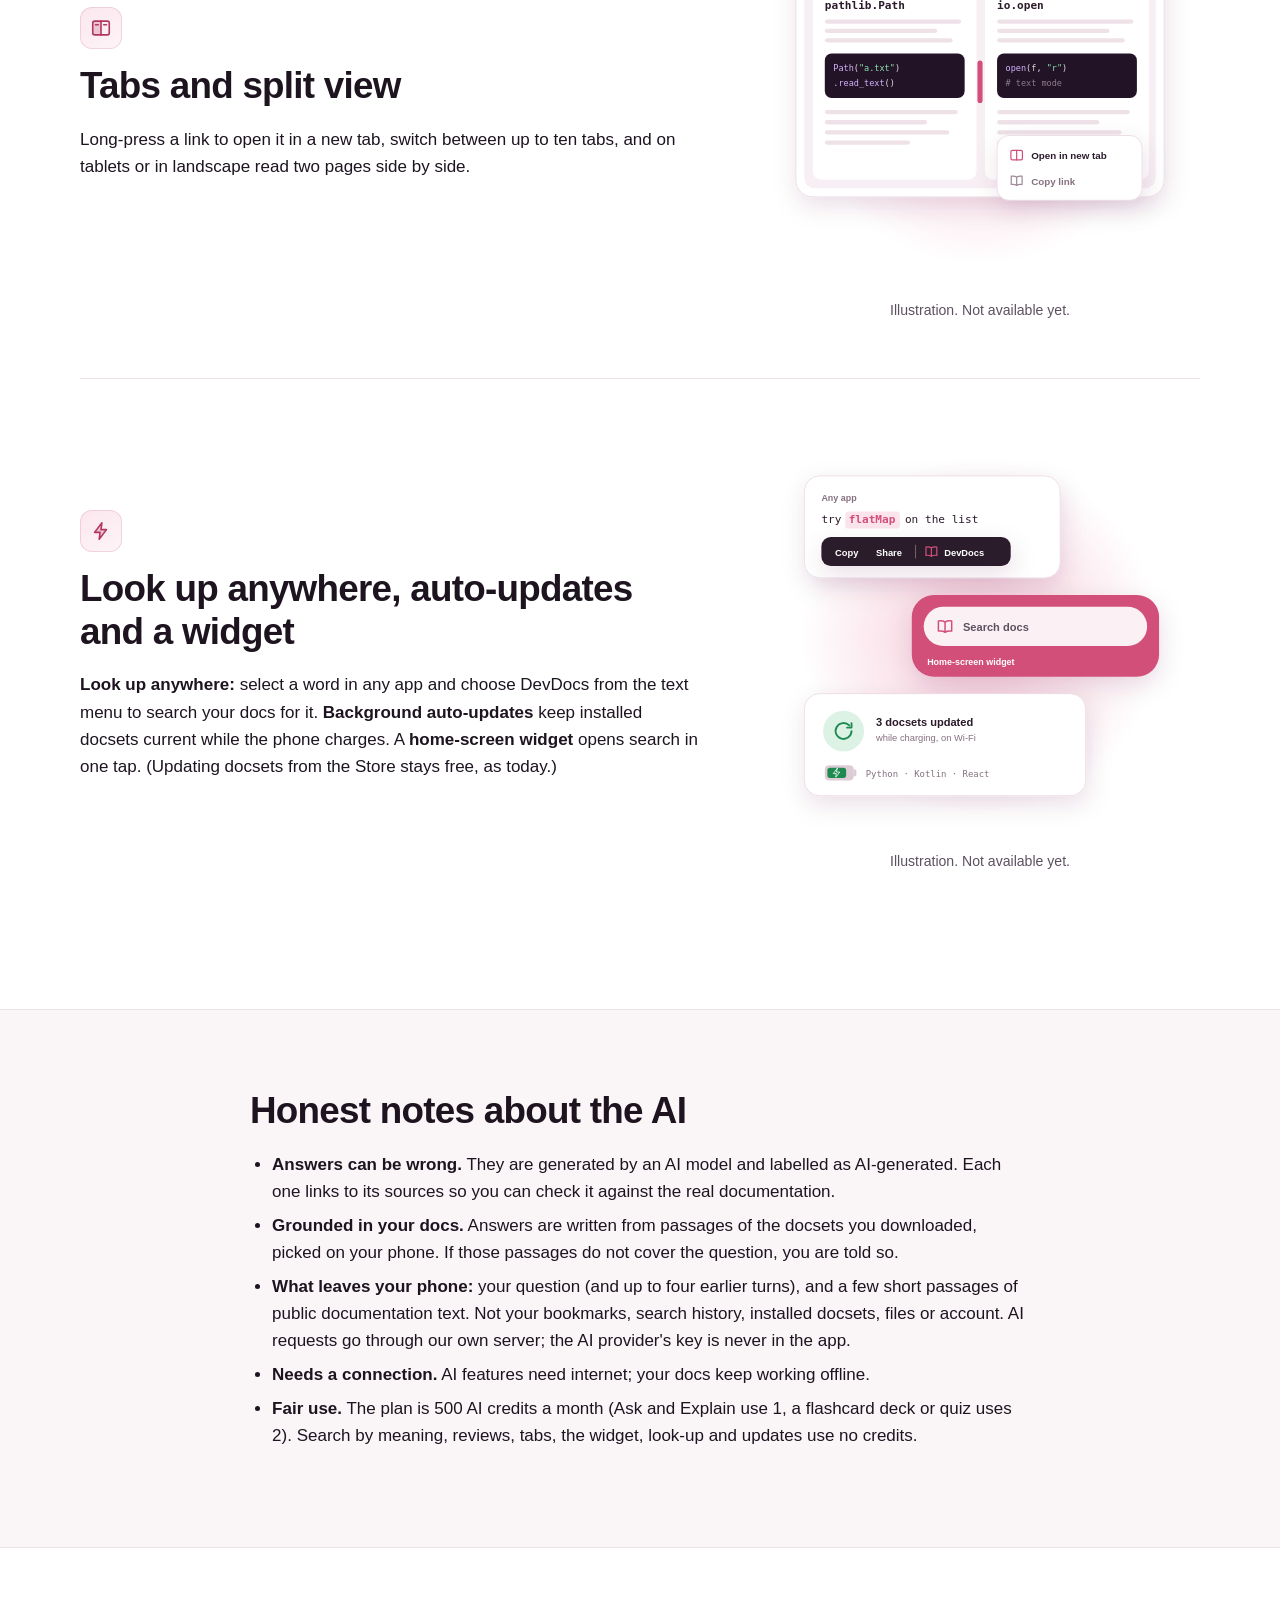
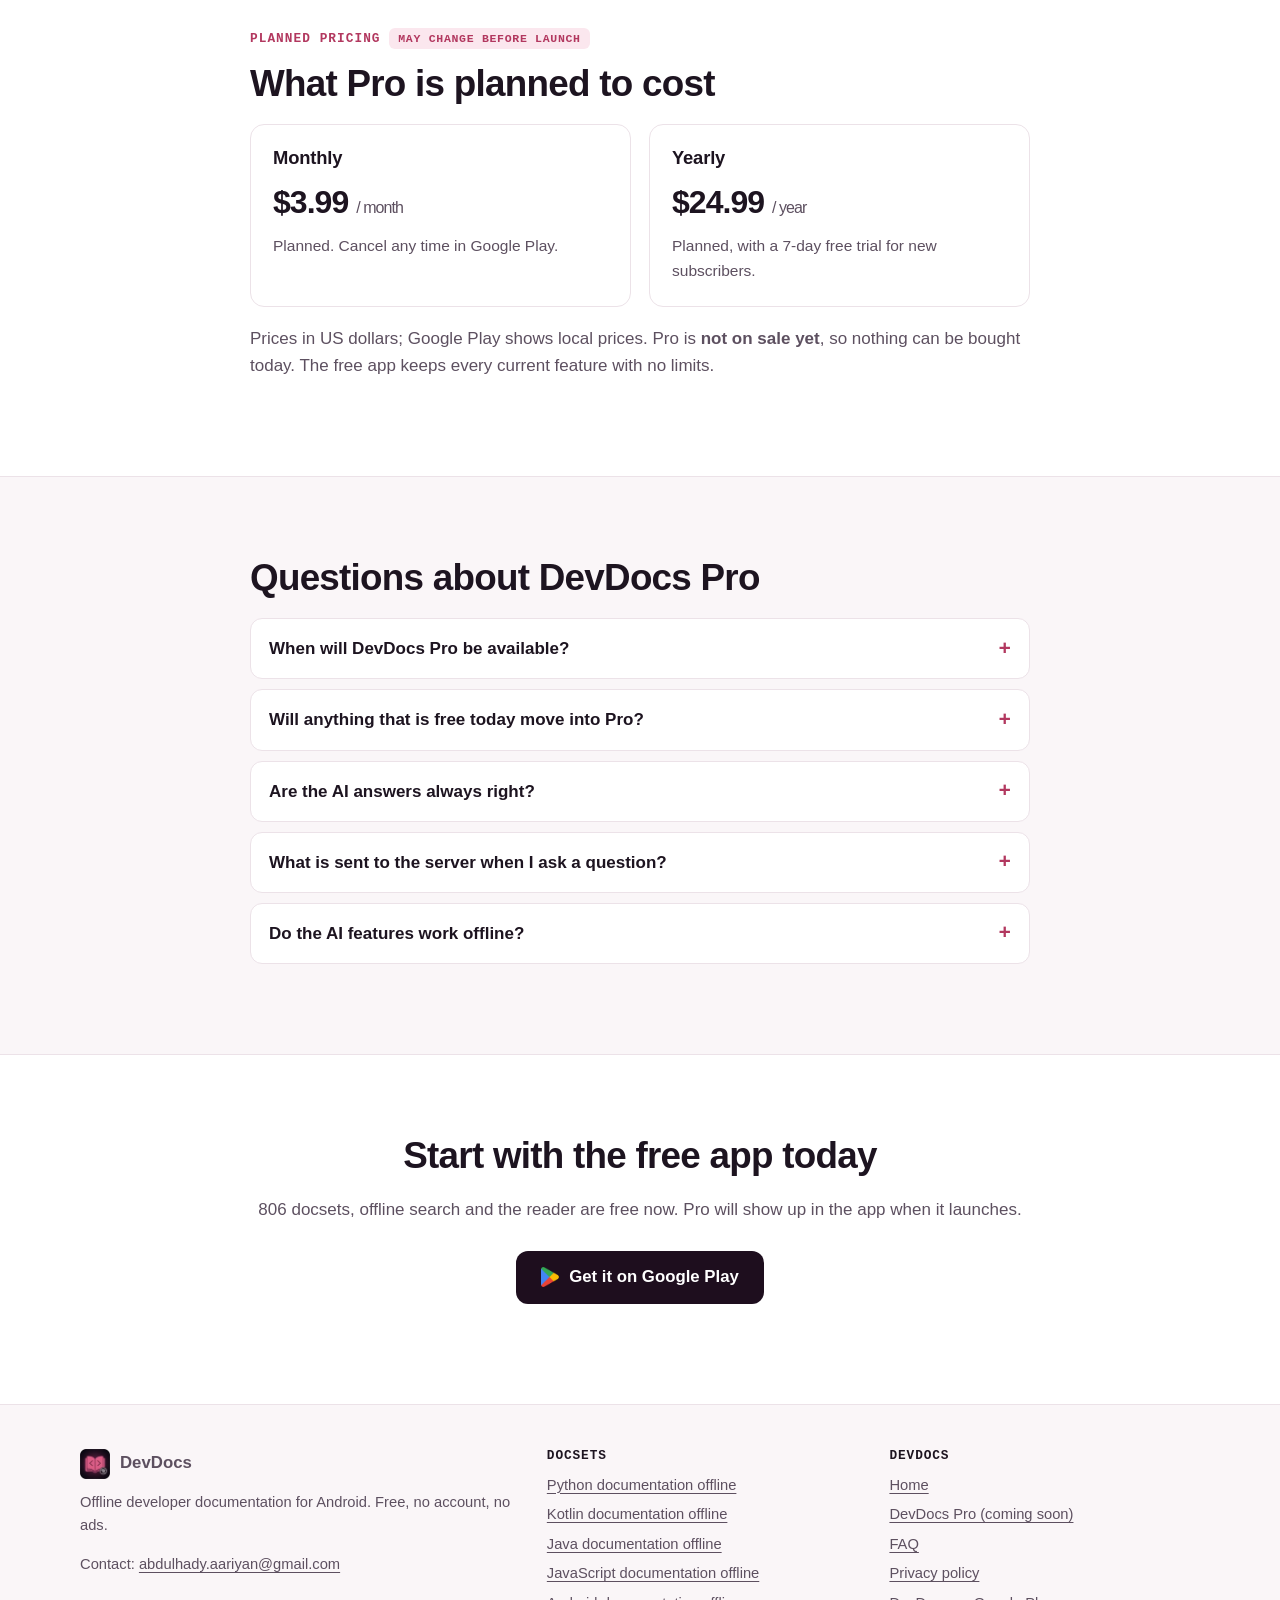
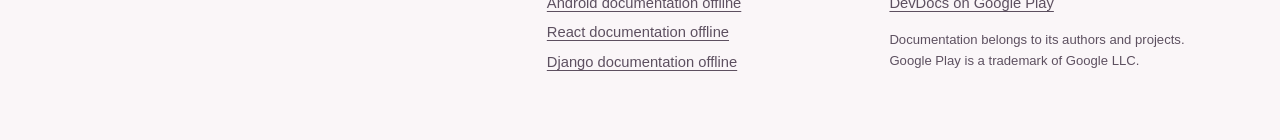
<file: pro/index.html>
<!DOCTYPE html>
<html lang="en">
<head>
<meta charset="utf-8">
<meta name="viewport" content="width=device-width, initial-scale=1">
<title>DevDocs Pro: AI Answers From Your Docs (Coming Soon)</title>
<meta name="description" content="Planned DevDocs Pro features: ask your docs with cited answers, Explain this, search by meaning, flashcards, tabs and split view. Not on sale yet.">
<link rel="canonical" href="https://devdocs.landing.matrabhed.com/pro/">
<meta name="theme-color" content="#160b17">
<link rel="icon" href="../assets/favicon-32.png" sizes="32x32" type="image/png">
<link rel="apple-touch-icon" href="../assets/apple-touch-icon.png">
<meta property="og:type" content="website">
<meta property="og:site_name" content="DevDocs">
<meta property="og:title" content="DevDocs Pro: AI Answers From Your Docs (Coming Soon)">
<meta property="og:description" content="Planned DevDocs Pro features: ask your docs with cited answers, Explain this, search by meaning, flashcards, tabs and split view. Not on sale yet.">
<meta property="og:url" content="https://devdocs.landing.matrabhed.com/pro/">
<meta property="og:image" content="https://devdocs.landing.matrabhed.com/assets/og-devdocs-2.jpg">
<meta property="og:image:width" content="1200">
<meta property="og:image:height" content="630">
<meta property="og:image:alt" content="DevDocs for Android: developer docs, offline. An illustrated phone searching Python, Kotlin and Pandas docs in airplane mode.">
<meta name="twitter:card" content="summary_large_image">
<meta name="twitter:title" content="DevDocs Pro: AI Answers From Your Docs (Coming Soon)">
<meta name="twitter:description" content="Planned DevDocs Pro features: ask your docs with cited answers, Explain this, search by meaning, flashcards, tabs and split view. Not on sale yet.">
<meta name="twitter:image" content="https://devdocs.landing.matrabhed.com/assets/og-devdocs-2.jpg">
<meta name="twitter:image:alt" content="DevDocs for Android: developer docs, offline.">
<link rel="stylesheet" href="../styles.css?v=3">
<script type="application/ld+json">
{
 "@context": "https://schema.org",
 "@type": "BreadcrumbList",
 "itemListElement": [
  {
   "@type": "ListItem",
   "position": 1,
   "name": "DevDocs",
   "item": "https://devdocs.landing.matrabhed.com/"
  },
  {
   "@type": "ListItem",
   "position": 2,
   "name": "DevDocs Pro",
   "item": "https://devdocs.landing.matrabhed.com/pro/"
  }
 ]
}
</script>
<script type="application/ld+json">
{
 "@context": "https://schema.org",
 "@type": "FAQPage",
 "mainEntity": [
  {
   "@type": "Question",
   "name": "When will DevDocs Pro be available?",
   "acceptedAnswer": {
    "@type": "Answer",
    "text": "There is no date yet. The features are built and being tested, but the subscription and the server that answers AI questions are not live. Install the free app; Pro will appear inside it when it launches."
   }
  },
  {
   "@type": "Question",
   "name": "Will anything that is free today move into Pro?",
   "acceptedAnswer": {
    "@type": "Answer",
    "text": "No. Everything in the current app stays free and unlimited. Pro only adds new features."
   }
  },
  {
   "@type": "Question",
   "name": "Are the AI answers always right?",
   "acceptedAnswer": {
    "@type": "Answer",
    "text": "No. Answers are generated by an AI model from passages of your downloaded docs, and every claim links to the page it came from so you can check it. They can still be wrong or incomplete; the app labels them as AI-generated."
   }
  },
  {
   "@type": "Question",
   "name": "What is sent to the server when I ask a question?",
   "acceptedAnswer": {
    "@type": "Answer",
    "text": "Your question, up to four earlier turns of that conversation, and a few short passages of public documentation text picked on your phone. Your bookmarks, search history, list of installed docsets, files and Google account are not sent."
   }
  },
  {
   "@type": "Question",
   "name": "Do the AI features work offline?",
   "acceptedAnswer": {
    "@type": "Answer",
    "text": "No. Ask, Explain and Learn need a connection. Your docs, search and reader keep working offline as before."
   }
  }
 ]
}
</script>
</head>
<body>
<a class="skip" href="#main">Skip to content</a>
<header class="top">
  <div class="wrap top-in">
    <a class="brand" href="../"><img src="../assets/icon-64.webp" alt="" width="30" height="30">DevDocs</a>
    <nav class="nav" aria-label="Main">
      <a href="../#docsets" class="hide-sm">Docsets</a>
      <a href="../pro/" aria-current="page">Pro</a>
      <a href="../faq/">FAQ</a>
    </nav>
    <a class="btn btn-play btn-sm" data-play href="https://play.google.com/store/apps/details?id=com.devdocs.app&amp;referrer=utm_source%3Dwebsite%26utm_medium%3Dpro_header">Get the app</a>
  </div>
</header>

<main id="main">
<section class="hero page-hero" aria-labelledby="h1">
  <div class="wrap hero-in has-art">
    <div>
      <nav class="crumbs" aria-label="Breadcrumb"><ol><li><a href="../">DevDocs</a></li><li aria-current="page">DevDocs Pro</li></ol></nav>
      <p><span class="badge">Coming soon · not on sale yet</span></p>
      <h1 id="h1">DevDocs Pro: <span>ask your docs</span></h1>
      <p class="lead">An optional subscription we are building on top of the free app: AI answers that cite the pages they come from, explanations of any code you select, search by meaning, flashcards, tabs and split view. Everything that is free today stays free.</p>
      <div class="actions"><a class="btn btn-play btn-lg" data-play href="https://play.google.com/store/apps/details?id=com.devdocs.app&amp;referrer=utm_source%3Dwebsite%26utm_medium%3Dpro_notify"><img src="../assets/play-logo.png" alt="" width="18" height="20">Get the free app on Google Play</a><a class="btn btn-line btn-lg" href="#price">Planned price</a></div>
      <p class="hero-note">Want to know when Pro launches? Install the free app: Pro will appear inside it. We do not collect email addresses.</p>
    </div>
    <div class="page-art"><img src="../assets/art/pro-hero.svg" alt="" width="480" height="400" fetchpriority="high"></div>
  </div>
</section>

<section aria-labelledby="ask" class="pt24">
  <div class="wrap">
<div class="feat"><div class="split art-split">
  <div><span class="ico" aria-hidden="true"><svg class="i" viewBox="0 0 24 24"><path class="d" d="M5 4.5h14a2 2 0 0 1 2 2v8a2 2 0 0 1-2 2h-7l-4.5 3.5v-3.5H5a2 2 0 0 1-2-2v-8a2 2 0 0 1 2-2z"/><path d="M5 4.5h14a2 2 0 0 1 2 2v8a2 2 0 0 1-2 2h-7l-4.5 3.5v-3.5H5a2 2 0 0 1-2-2v-8a2 2 0 0 1 2-2zM7.5 9h9M7.5 12.5h5"/></svg></span><h2 id="ask">Ask the docs</h2><p>Ask a question in plain words, for example "make my script abort as soon as anything goes wrong". DevDocs finds the relevant passages in the docsets on your phone and an AI model writes a short answer from them. Every claim carries a numbered link to the page and section it came from, and tapping it opens that section in the reader.</p><p>If nothing in your docs supports an answer, it says so instead of guessing.</p></div>
  <figure class="art"><img src="../assets/art/ask.svg" alt="" width="516" height="476" loading="lazy" decoding="async"><figcaption>Illustration. Not available yet.</figcaption></figure>
</div></div>
<div class="feat"><div class="split rev art-split">
  <figure class="art"><img src="../assets/art/explain.svg" alt="" width="516" height="476" loading="lazy" decoding="async"><figcaption>Illustration. Not available yet.</figcaption></figure><div><span class="ico" aria-hidden="true"><svg class="i" viewBox="0 0 24 24"><path class="d" d="M17 2.5l1.2 3.3 3.3 1.2-3.3 1.2L17 11.5l-1.2-3.3L12.5 7l3.3-1.2z"/><path d="M17 2.5l1.2 3.3 3.3 1.2-3.3 1.2L17 11.5l-1.2-3.3L12.5 7l3.3-1.2zM3.5 7h6M3.5 11.5h7M3.5 16h17M3.5 20.5h11"/></svg></span><h2 id="explain">Explain this</h2><p>Select a paragraph or a block of code in the reader and choose Explain. A short, plain explanation slides up under the page, with links back to the sections it used.</p></div>

</div></div>
<div class="feat"><div class="split art-split">
  <div><span class="ico" aria-hidden="true"><svg class="i" viewBox="0 0 24 24"><circle class="d" cx="10.5" cy="10.5" r="6.5"/><circle cx="10.5" cy="10.5" r="6.5"/><path d="M15.5 15.5L20 20M10.5 7.5l.8 2.2 2.2.8-2.2.8-.8 2.2-.8-2.2-2.2-.8 2.2-.8z"/></svg></span><h2 id="meaning">Smart search: by meaning</h2><p>Next to the normal search by name, search by meaning finds passages that match what you describe, even when you do not know the name. Describe it as "make my script abort as soon as anything goes wrong" and the results include 4.3.1 The Set Builtin from the Bash manual, where <code>set -e</code> lives. Results show the docset, the section path and a two-line excerpt.</p><p>The passage index is built on your phone. Offline, it falls back to text matches.</p></div>
  <figure class="art"><img src="../assets/art/meaning.svg" alt="" width="516" height="476" loading="lazy" decoding="async"><figcaption>Illustration. Not available yet.</figcaption></figure>
</div></div>
<div class="feat"><div class="split rev art-split">
  <figure class="art"><img src="../assets/art/learn.svg" alt="" width="516" height="476" loading="lazy" decoding="async"><figcaption>Illustration. Not available yet.</figcaption></figure><div><span class="ico" aria-hidden="true"><svg class="i" viewBox="0 0 24 24"><rect class="d" x="3" y="8" width="13.5" height="11.5" rx="2"/><rect x="3" y="8" width="13.5" height="11.5" rx="2"/><path d="M7.5 4.5H19a2 2 0 0 1 2 2V15M7 12.5h5.5M7 15.5h3.5"/></svg></span><h2 id="learn">Learn mode</h2><p>Turn a page or your bookmarks into flashcards or a short quiz, edit or delete cards before saving, then review them with spaced repetition. Reviews work offline.</p></div>

</div></div>
<div class="feat"><div class="split art-split">
  <div><span class="ico" aria-hidden="true"><svg class="i" viewBox="0 0 24 24"><rect class="d" x="3" y="4.5" width="9" height="15" rx="2"/><rect x="3" y="4.5" width="18" height="15" rx="2"/><path d="M12 4.5v15M6 8.5h3M15 8.5h3"/></svg></span><h2 id="tabs">Tabs and split view</h2><p>Long-press a link to open it in a new tab, switch between up to ten tabs, and on tablets or in landscape read two pages side by side.</p></div>
  <figure class="art"><img src="../assets/art/tabs.svg" alt="" width="516" height="476" loading="lazy" decoding="async"><figcaption>Illustration. Not available yet.</figcaption></figure>
</div></div>
<div class="feat"><div class="split art-split">
  <div><span class="ico" aria-hidden="true"><svg class="i" viewBox="0 0 24 24"><path class="d" d="M13 3L5 13.5h6L10 21l8-10.5h-6z"/><path d="M13 3L5 13.5h6L10 21l8-10.5h-6z"/></svg></span><h2 id="more">Look up anywhere, auto-updates and a widget</h2><p><strong>Look up anywhere:</strong> select a word in any app and choose DevDocs from the text menu to search your docs for it. <strong>Background auto-updates</strong> keep installed docsets current while the phone charges. A <strong>home-screen widget</strong> opens search in one tap. (Updating docsets from the Store stays free, as today.)</p></div>
  <figure class="art"><img src="../assets/art/more.svg" alt="" width="516" height="476" loading="lazy" decoding="async"><figcaption>Illustration. Not available yet.</figcaption></figure>

</div></div>
  </div>
</section>

<section class="alt" aria-labelledby="ai">
  <div class="narrow prose">
    <h2 id="ai">Honest notes about the AI</h2>
    <ul>
      <li><strong>Answers can be wrong.</strong> They are generated by an AI model and labelled as AI-generated. Each one links to its sources so you can check it against the real documentation.</li>
      <li><strong>Grounded in your docs.</strong> Answers are written from passages of the docsets you downloaded, picked on your phone. If those passages do not cover the question, you are told so.</li>
      <li><strong>What leaves your phone:</strong> your question (and up to four earlier turns), and a few short passages of public documentation text. Not your bookmarks, search history, installed docsets, files or account. AI requests go through our own server; the AI provider's key is never in the app.</li>
      <li><strong>Needs a connection.</strong> AI features need internet; your docs keep working offline.</li>
      <li><strong>Fair use.</strong> The plan is 500 AI credits a month (Ask and Explain use 1, a flashcard deck or quiz uses 2). Search by meaning, reviews, tabs, the widget, look-up and updates use no credits.</li>
    </ul>
  </div>
</section>

<section aria-labelledby="price" id="price">
  <div class="narrow">
    <p class="kicker">Planned pricing <span class="badge">May change before launch</span></p>
    <h2 id="price-h">What Pro is planned to cost</h2>
    <div class="price">
      <div class="card"><h3>Monthly</h3><p class="amt">$3.99 <small>/ month</small></p><p>Planned. Cancel any time in Google Play.</p></div>
      <div class="card"><h3>Yearly</h3><p class="amt">$24.99 <small>/ year</small></p><p>Planned, with a 7-day free trial for new subscribers.</p></div>
    </div>
    <p class="muted">Prices in US dollars; Google Play shows local prices. Pro is <strong>not on sale yet</strong>, so nothing can be bought today. The free app keeps every current feature with no limits.</p>
  </div>
</section>

<section class="alt" aria-labelledby="q">
  <div class="narrow">
    <h2 id="q">Questions about DevDocs Pro</h2>
    <div class="faq">
<details><summary><h3>When will DevDocs Pro be available?</h3></summary><div>There is no date yet. The features are built and being tested, but the subscription and the server that answers AI questions are not live. Install the free app; Pro will appear inside it when it launches.</div></details>
<details><summary><h3>Will anything that is free today move into Pro?</h3></summary><div>No. Everything in the current app stays free and unlimited. Pro only adds new features.</div></details>
<details><summary><h3>Are the AI answers always right?</h3></summary><div>No. Answers are generated by an AI model from passages of your downloaded docs, and every claim links to the page it came from so you can check it. They can still be wrong or incomplete; the app labels them as AI-generated.</div></details>
<details><summary><h3>What is sent to the server when I ask a question?</h3></summary><div>Your question, up to four earlier turns of that conversation, and a few short passages of public documentation text picked on your phone. Your bookmarks, search history, list of installed docsets, files and Google account are not sent.</div></details>
<details><summary><h3>Do the AI features work offline?</h3></summary><div>No. Ask, Explain and Learn need a connection. Your docs, search and reader keep working offline as before.</div></details>
</div>
  </div>
</section>

<section class="cta" aria-labelledby="cta">
  <div class="narrow">
    <h2 id="cta">Start with the free app today</h2>
    <p>806 docsets, offline search and the reader are free now. Pro will show up in the app when it launches.</p>
    <div class="actions"><a class="btn btn-play btn-lg" data-play href="https://play.google.com/store/apps/details?id=com.devdocs.app&amp;referrer=utm_source%3Dwebsite%26utm_medium%3Dpro_footer"><img src="../assets/play-logo.png" alt="" width="18" height="20">Get it on Google Play</a></div>
  </div>
</section>
</main>
<footer class="foot">
  <div class="wrap foot-in">
    <div>
      <a class="brand" href="../"><img src="../assets/icon-64.webp" alt="" width="30" height="30" loading="lazy">DevDocs</a>
      <p class="mt12">Offline developer documentation for Android. Free, no account, no ads.</p>
      <p>Contact: <a href="mailto:abdulhady.aariyan@gmail.com">abdulhady.aariyan@gmail.com</a></p>
    </div>
    <div>
      <h2>Docsets</h2>
      <ul>
        <li><a href="../python-documentation-offline/">Python documentation offline</a></li>
        <li><a href="../kotlin-documentation-offline/">Kotlin documentation offline</a></li>
        <li><a href="../java-documentation-offline/">Java documentation offline</a></li>
        <li><a href="../javascript-documentation-offline/">JavaScript documentation offline</a></li>
        <li><a href="../android-documentation-offline/">Android documentation offline</a></li>
        <li><a href="../react-documentation-offline/">React documentation offline</a></li>
        <li><a href="../django-documentation-offline/">Django documentation offline</a></li>
      </ul>
    </div>
    <div>
      <h2>DevDocs</h2>
      <ul>
        <li><a href="../">Home</a></li>
        <li><a href="../pro/">DevDocs Pro (coming soon)</a></li>
        <li><a href="../faq/">FAQ</a></li>
        <li><a href="https://devdocs.privacypolicy.matrabhed.com/">Privacy policy</a></li>
        <li><a href="https://play.google.com/store/apps/details?id=com.devdocs.app">DevDocs on Google Play</a></li>
      </ul>
      <p class="fine">Documentation belongs to its authors and projects. Google Play is a trademark of Google LLC.</p>
    </div>
  </div>
</footer>
<script src="../assets/site.js?v=1" defer></script>
</body>
</html>
</file>
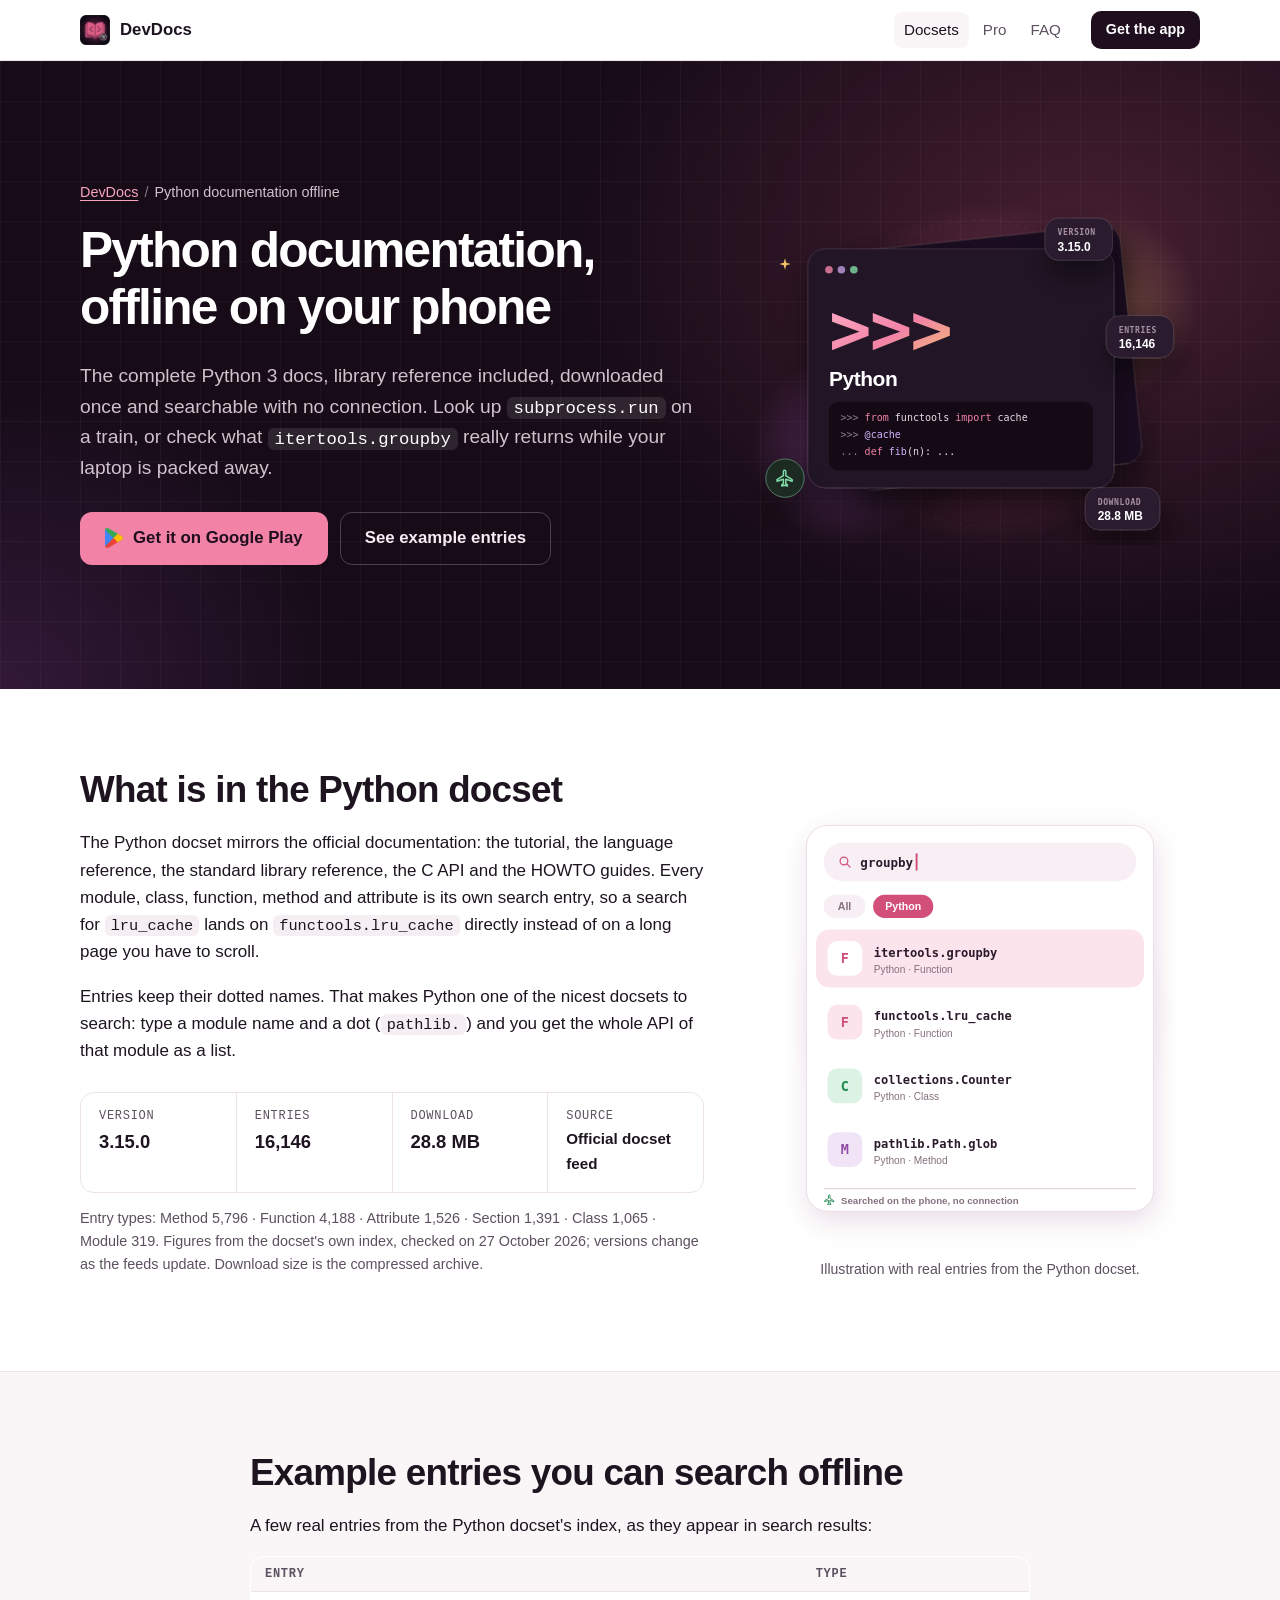
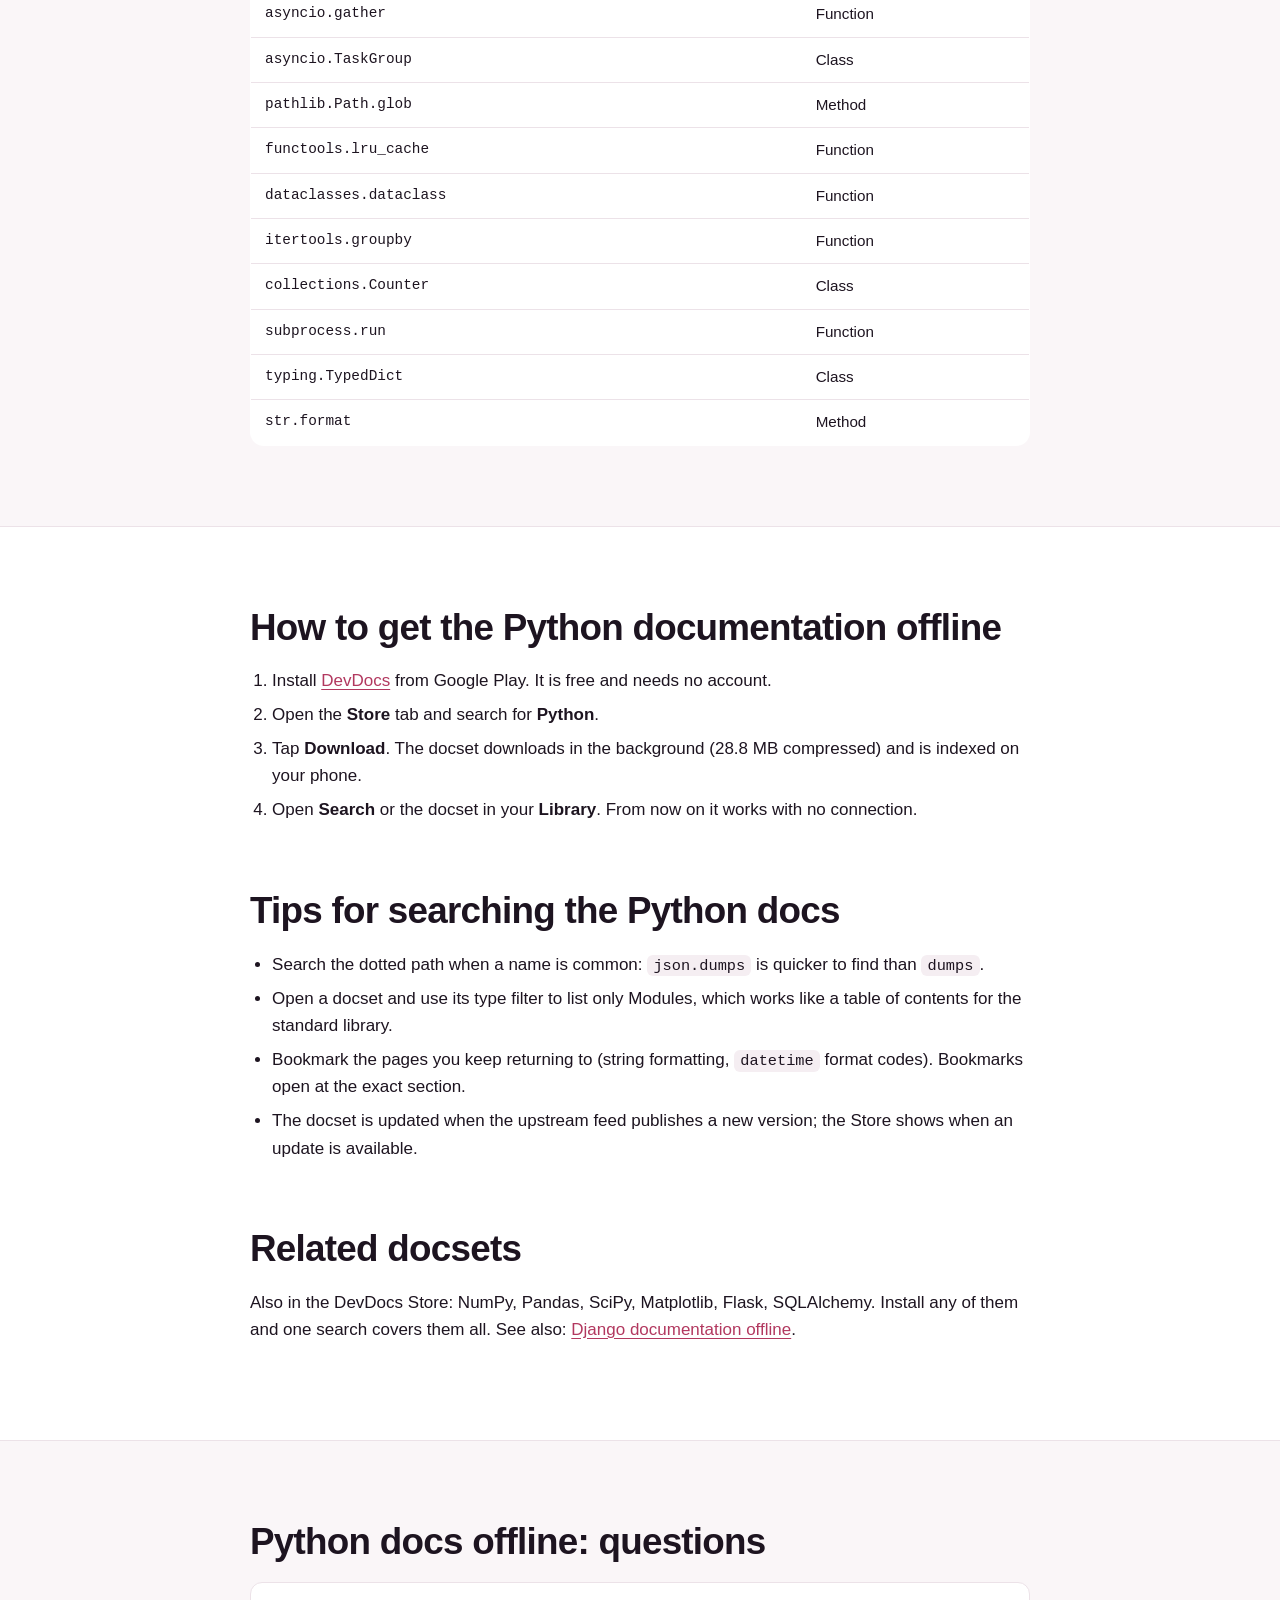
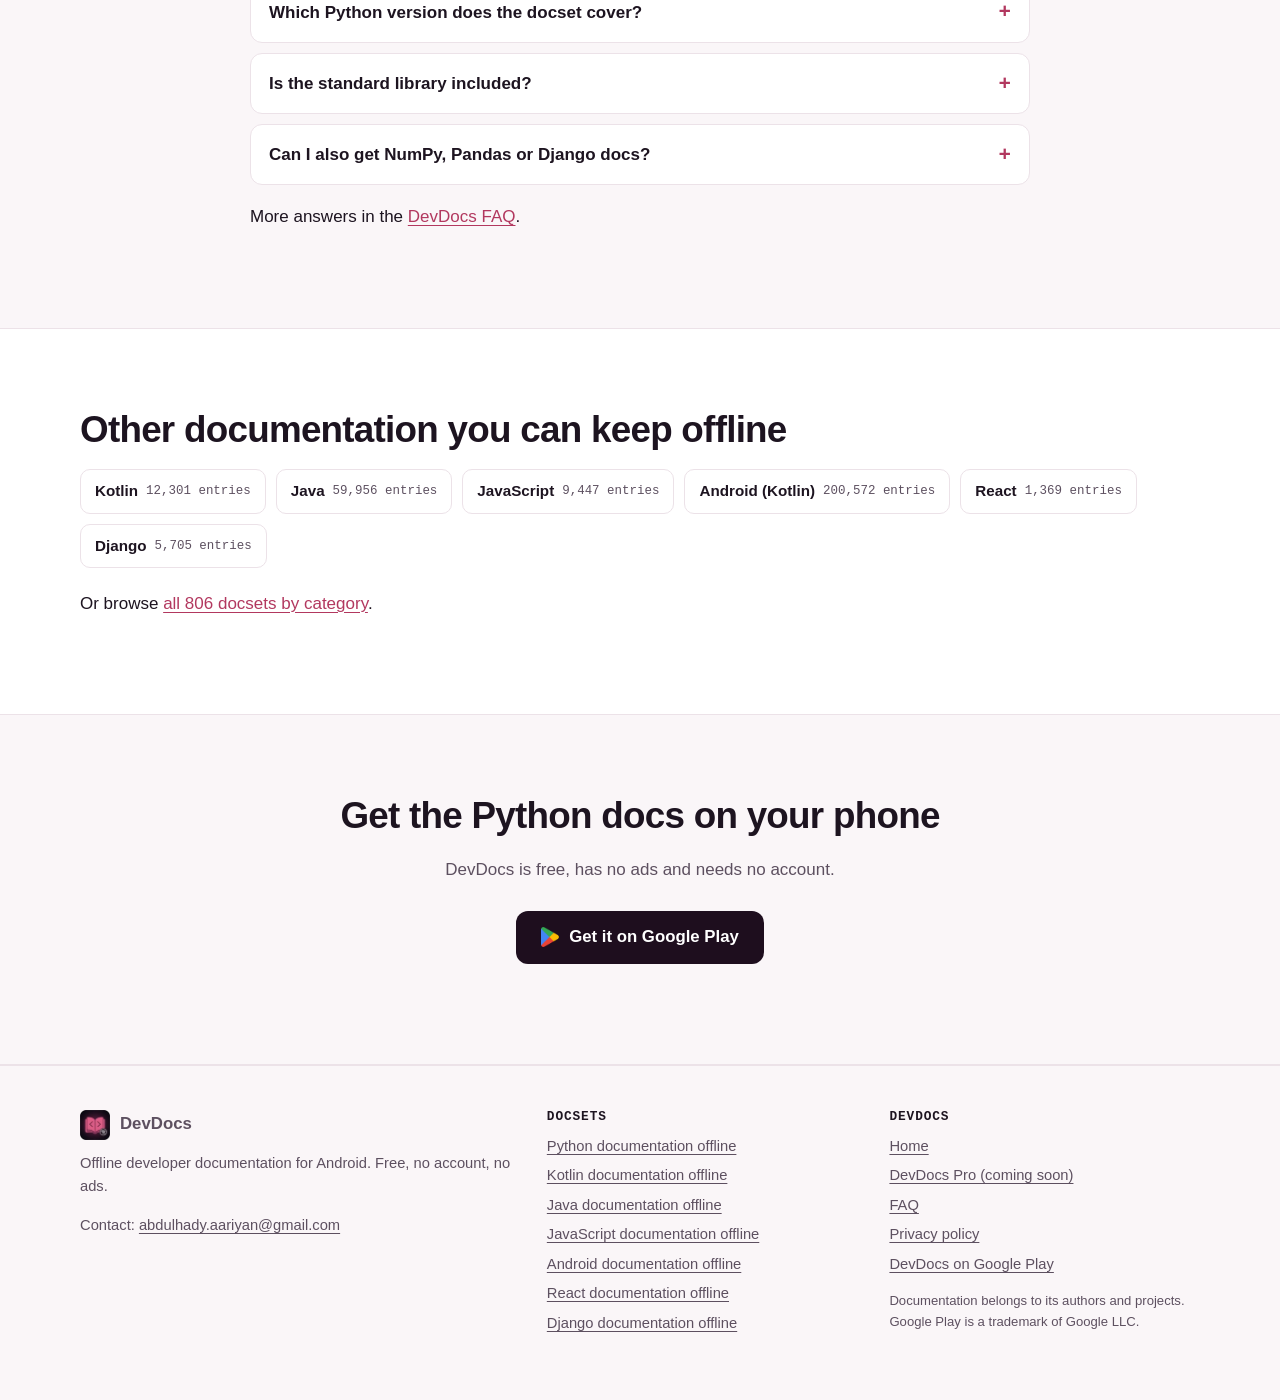
<file: python-documentation-offline/index.html>
<!DOCTYPE html>
<html lang="en">
<head>
<meta charset="utf-8">
<meta name="viewport" content="width=device-width, initial-scale=1">
<title>Python Documentation Offline on Android | DevDocs</title>
<meta name="description" content="Read and search the full Python 3 documentation offline on Android: 16,000+ entries, from asyncio to typing. Free app, about 29 MB download.">
<link rel="canonical" href="https://devdocs.landing.matrabhed.com/python-documentation-offline/">
<meta name="theme-color" content="#160b17">
<link rel="icon" href="../assets/favicon-32.png" sizes="32x32" type="image/png">
<link rel="apple-touch-icon" href="../assets/apple-touch-icon.png">
<meta property="og:type" content="website">
<meta property="og:site_name" content="DevDocs">
<meta property="og:title" content="Python Documentation Offline on Android | DevDocs">
<meta property="og:description" content="Read and search the full Python 3 documentation offline on Android: 16,000+ entries, from asyncio to typing. Free app, about 29 MB download.">
<meta property="og:url" content="https://devdocs.landing.matrabhed.com/python-documentation-offline/">
<meta property="og:image" content="https://devdocs.landing.matrabhed.com/assets/og-devdocs-2.jpg">
<meta property="og:image:width" content="1200">
<meta property="og:image:height" content="630">
<meta property="og:image:alt" content="DevDocs for Android: developer docs, offline. An illustrated phone searching Python, Kotlin and Pandas docs in airplane mode.">
<meta name="twitter:card" content="summary_large_image">
<meta name="twitter:title" content="Python Documentation Offline on Android | DevDocs">
<meta name="twitter:description" content="Read and search the full Python 3 documentation offline on Android: 16,000+ entries, from asyncio to typing. Free app, about 29 MB download.">
<meta name="twitter:image" content="https://devdocs.landing.matrabhed.com/assets/og-devdocs-2.jpg">
<meta name="twitter:image:alt" content="DevDocs for Android: developer docs, offline.">
<link rel="stylesheet" href="../styles.css?v=3">
<script type="application/ld+json">
{
 "@context": "https://schema.org",
 "@type": "BreadcrumbList",
 "itemListElement": [
  {
   "@type": "ListItem",
   "position": 1,
   "name": "DevDocs",
   "item": "https://devdocs.landing.matrabhed.com/"
  },
  {
   "@type": "ListItem",
   "position": 2,
   "name": "Python documentation offline",
   "item": "https://devdocs.landing.matrabhed.com/python-documentation-offline/"
  }
 ]
}
</script>
<script type="application/ld+json">
{
 "@context": "https://schema.org",
 "@type": "FAQPage",
 "mainEntity": [
  {
   "@type": "Question",
   "name": "Which Python version does the docset cover?",
   "acceptedAnswer": {
    "@type": "Answer",
    "text": "The catalogue's Python docset is version 3.15.0 at the time of writing (October 2026). When the feed publishes a newer build, DevDocs offers it as an update in the Store."
   }
  },
  {
   "@type": "Question",
   "name": "Is the standard library included?",
   "acceptedAnswer": {
    "@type": "Answer",
    "text": "Yes. The library reference is the bulk of the docset: 319 modules and more than 16,000 searchable entries in total."
   }
  },
  {
   "@type": "Question",
   "name": "Can I also get NumPy, Pandas or Django docs?",
   "acceptedAnswer": {
    "@type": "Answer",
    "text": "Yes. NumPy, Pandas, SciPy, Matplotlib, Flask, SQLAlchemy and Django are separate docsets in the same Store. Install the ones you use; search covers all of them at once."
   }
  }
 ]
}
</script>
<script type="application/ld+json">
{
 "@context": "https://schema.org",
 "@type": "WebPage",
 "name": "Python Documentation Offline on Android | DevDocs",
 "url": "https://devdocs.landing.matrabhed.com/python-documentation-offline/",
 "description": "Read and search the full Python 3 documentation offline on Android: 16,000+ entries, from asyncio to typing. Free app, about 29 MB download.",
 "about": {
  "@type": "SoftwareApplication",
  "name": "DevDocs - Offline Developer Docs",
  "operatingSystem": "ANDROID",
  "applicationCategory": "DeveloperApplication",
  "offers": {
   "@type": "Offer",
   "price": "0",
   "priceCurrency": "USD"
  }
 }
}
</script>
</head>
<body>
<a class="skip" href="#main">Skip to content</a>
<header class="top">
  <div class="wrap top-in">
    <a class="brand" href="../"><img src="../assets/icon-64.webp" alt="" width="30" height="30">DevDocs</a>
    <nav class="nav" aria-label="Main">
      <a href="../#docsets" aria-current="page" class="hide-sm">Docsets</a>
      <a href="../pro/">Pro</a>
      <a href="../faq/">FAQ</a>
    </nav>
    <a class="btn btn-play btn-sm" data-play href="https://play.google.com/store/apps/details?id=com.devdocs.app&amp;referrer=utm_source%3Dwebsite%26utm_medium%3Dpython_header">Get the app</a>
  </div>
</header>

<main id="main">
<section class="hero page-hero" aria-labelledby="h1">
  <div class="wrap hero-in has-art">
    <div>
      <nav class="crumbs" aria-label="Breadcrumb"><ol><li><a href="../">DevDocs</a></li><li aria-current="page">Python documentation offline</li></ol></nav>
      <h1 id="h1">Python documentation, offline on your phone</h1>
      <p class="lead">The complete Python 3 docs, library reference included, downloaded once and searchable with no connection. Look up <code>subprocess.run</code> on a train, or check what <code>itertools.groupby</code> really returns while your laptop is packed away.</p>
      <div class="actions"><a class="btn btn-play btn-lg" data-play href="https://play.google.com/store/apps/details?id=com.devdocs.app&amp;referrer=utm_source%3Dwebsite%26utm_medium%3Dpython"><img src="../assets/play-logo.png" alt="" width="18" height="20">Get it on Google Play</a><a class="btn btn-line btn-lg" href="#entries">See example entries</a></div>
    </div>
    <div class="page-art"><img src="../assets/art/head-python.svg" alt="" width="480" height="360" fetchpriority="high"></div>
  </div>
</section>

<section aria-labelledby="inside">
  <div class="wrap split art-split">
    <div class="prose">
      <h2 id="inside">What is in the Python docset</h2>
      <p>The Python docset mirrors the official documentation: the tutorial, the language reference, the standard library reference, the C API and the HOWTO guides. Every module, class, function, method and attribute is its own search entry, so a search for <code>lru_cache</code> lands on <code>functools.lru_cache</code> directly instead of on a long page you have to scroll.</p>
<p>Entries keep their dotted names. That makes Python one of the nicest docsets to search: type a module name and a dot (<code>pathlib.</code>) and you get the whole API of that module as a list.</p>
      <dl class="stats">
        <div><dt>Version</dt><dd>3.15.0</dd></div>
        <div><dt>Entries</dt><dd>16,146</dd></div>
        <div><dt>Download</dt><dd>28.8 MB</dd></div>
        <div><dt>Source</dt><dd class="sm">Official docset feed</dd></div>
      </dl>
      <p class="meta">Entry types: Method 5,796 · Function 4,188 · Attribute 1,526 · Section 1,391 · Class 1,065 · Module 319. Figures from the docset's own index, checked on 27 October 2026; versions change as the feeds update. Download size is the compressed archive.</p>
    </div>
    <figure class="art"><img src="../assets/art/search-python.svg" alt="Illustration: a search in DevDocs listing real entries from the Python docset" width="456" height="486" loading="lazy" decoding="async"><figcaption>Illustration with real entries from the Python docset.</figcaption></figure>
  </div>
</section>

<section class="alt" aria-labelledby="entries" id="entries">
  <div class="narrow">
    <h2 id="entries-h">Example entries you can search offline</h2>
    <p>A few real entries from the Python docset's index, as they appear in search results:</p>
    <div class="tbl-wrap"><table class="tbl"><thead><tr><th scope="col">Entry</th><th scope="col">Type</th></tr></thead><tbody>
<tr><td>asyncio.gather</td><td>Function</td></tr>
<tr><td>asyncio.TaskGroup</td><td>Class</td></tr>
<tr><td>pathlib.Path.glob</td><td>Method</td></tr>
<tr><td>functools.lru_cache</td><td>Function</td></tr>
<tr><td>dataclasses.dataclass</td><td>Function</td></tr>
<tr><td>itertools.groupby</td><td>Function</td></tr>
<tr><td>collections.Counter</td><td>Class</td></tr>
<tr><td>subprocess.run</td><td>Function</td></tr>
<tr><td>typing.TypedDict</td><td>Class</td></tr>
<tr><td>str.format</td><td>Method</td></tr>
    </tbody></table></div>
  </div>
</section>

<section aria-labelledby="get">
  <div class="narrow prose">
    <h2 id="get">How to get the Python documentation offline</h2>
    <ol>
      <li>Install <a href="../">DevDocs</a> from Google Play. It is free and needs no account.</li>
      <li>Open the <strong>Store</strong> tab and search for <strong>Python</strong>.</li>
      <li>Tap <strong>Download</strong>. The docset downloads in the background (28.8 MB compressed) and is indexed on your phone.</li>
      <li>Open <strong>Search</strong> or the docset in your <strong>Library</strong>. From now on it works with no connection.</li>
    </ol>
    <h2>Tips for searching the Python docs</h2>
    <ul>
<li>Search the dotted path when a name is common: <code>json.dumps</code> is quicker to find than <code>dumps</code>.</li>
<li>Open a docset and use its type filter to list only Modules, which works like a table of contents for the standard library.</li>
<li>Bookmark the pages you keep returning to (string formatting, <code>datetime</code> format codes). Bookmarks open at the exact section.</li>
<li>The docset is updated when the upstream feed publishes a new version; the Store shows when an update is available.</li>
    </ul>
    <h2>Related docsets</h2>
    <p>Also in the DevDocs Store: NumPy, Pandas, SciPy, Matplotlib, Flask, SQLAlchemy. Install any of them and one search covers them all. See also: <a href="../django-documentation-offline/">Django documentation offline</a>.</p>
  </div>
</section>

<section class="alt" aria-labelledby="q">
  <div class="narrow">
    <h2 id="q">Python docs offline: questions</h2>
    <div class="faq">
<details><summary><h3>Which Python version does the docset cover?</h3></summary><div>The catalogue's Python docset is version 3.15.0 at the time of writing (October 2026). When the feed publishes a newer build, DevDocs offers it as an update in the Store.</div></details>
<details><summary><h3>Is the standard library included?</h3></summary><div>Yes. The library reference is the bulk of the docset: 319 modules and more than 16,000 searchable entries in total.</div></details>
<details><summary><h3>Can I also get NumPy, Pandas or Django docs?</h3></summary><div>Yes. NumPy, Pandas, SciPy, Matplotlib, Flask, SQLAlchemy and Django are separate docsets in the same Store. Install the ones you use; search covers all of them at once.</div></details>
</div>
    <p class="mt18">More answers in the <a href="../faq/">DevDocs FAQ</a>.</p>
  </div>
</section>

<section aria-labelledby="more">
  <div class="wrap">
    <h2 id="more">Other documentation you can keep offline</h2>
    <ul class="chips">
<li><a href="../kotlin-documentation-offline/">Kotlin <span>12,301 entries</span></a></li>
<li><a href="../java-documentation-offline/">Java <span>59,956 entries</span></a></li>
<li><a href="../javascript-documentation-offline/">JavaScript <span>9,447 entries</span></a></li>
<li><a href="../android-documentation-offline/">Android (Kotlin) <span>200,572 entries</span></a></li>
<li><a href="../react-documentation-offline/">React <span>1,369 entries</span></a></li>
<li><a href="../django-documentation-offline/">Django <span>5,705 entries</span></a></li>
    </ul>
    <p>Or browse <a href="../#docsets">all 806 docsets by category</a>.</p>
  </div>
</section>

<section class="alt cta" aria-labelledby="cta">
  <div class="narrow">
    <h2 id="cta">Get the Python docs on your phone</h2>
    <p>DevDocs is free, has no ads and needs no account.</p>
    <div class="actions"><a class="btn btn-play btn-lg" data-play href="https://play.google.com/store/apps/details?id=com.devdocs.app&amp;referrer=utm_source%3Dwebsite%26utm_medium%3Dpython_footer"><img src="../assets/play-logo.png" alt="" width="18" height="20">Get it on Google Play</a></div>
  </div>
</section>
</main>
<footer class="foot">
  <div class="wrap foot-in">
    <div>
      <a class="brand" href="../"><img src="../assets/icon-64.webp" alt="" width="30" height="30" loading="lazy">DevDocs</a>
      <p class="mt12">Offline developer documentation for Android. Free, no account, no ads.</p>
      <p>Contact: <a href="mailto:abdulhady.aariyan@gmail.com">abdulhady.aariyan@gmail.com</a></p>
    </div>
    <div>
      <h2>Docsets</h2>
      <ul>
        <li><a href="../python-documentation-offline/">Python documentation offline</a></li>
        <li><a href="../kotlin-documentation-offline/">Kotlin documentation offline</a></li>
        <li><a href="../java-documentation-offline/">Java documentation offline</a></li>
        <li><a href="../javascript-documentation-offline/">JavaScript documentation offline</a></li>
        <li><a href="../android-documentation-offline/">Android documentation offline</a></li>
        <li><a href="../react-documentation-offline/">React documentation offline</a></li>
        <li><a href="../django-documentation-offline/">Django documentation offline</a></li>
      </ul>
    </div>
    <div>
      <h2>DevDocs</h2>
      <ul>
        <li><a href="../">Home</a></li>
        <li><a href="../pro/">DevDocs Pro (coming soon)</a></li>
        <li><a href="../faq/">FAQ</a></li>
        <li><a href="https://devdocs.privacypolicy.matrabhed.com/">Privacy policy</a></li>
        <li><a href="https://play.google.com/store/apps/details?id=com.devdocs.app">DevDocs on Google Play</a></li>
      </ul>
      <p class="fine">Documentation belongs to its authors and projects. Google Play is a trademark of Google LLC.</p>
    </div>
  </div>
</footer>
<script src="../assets/site.js?v=1" defer></script>
</body>
</html>
</file>
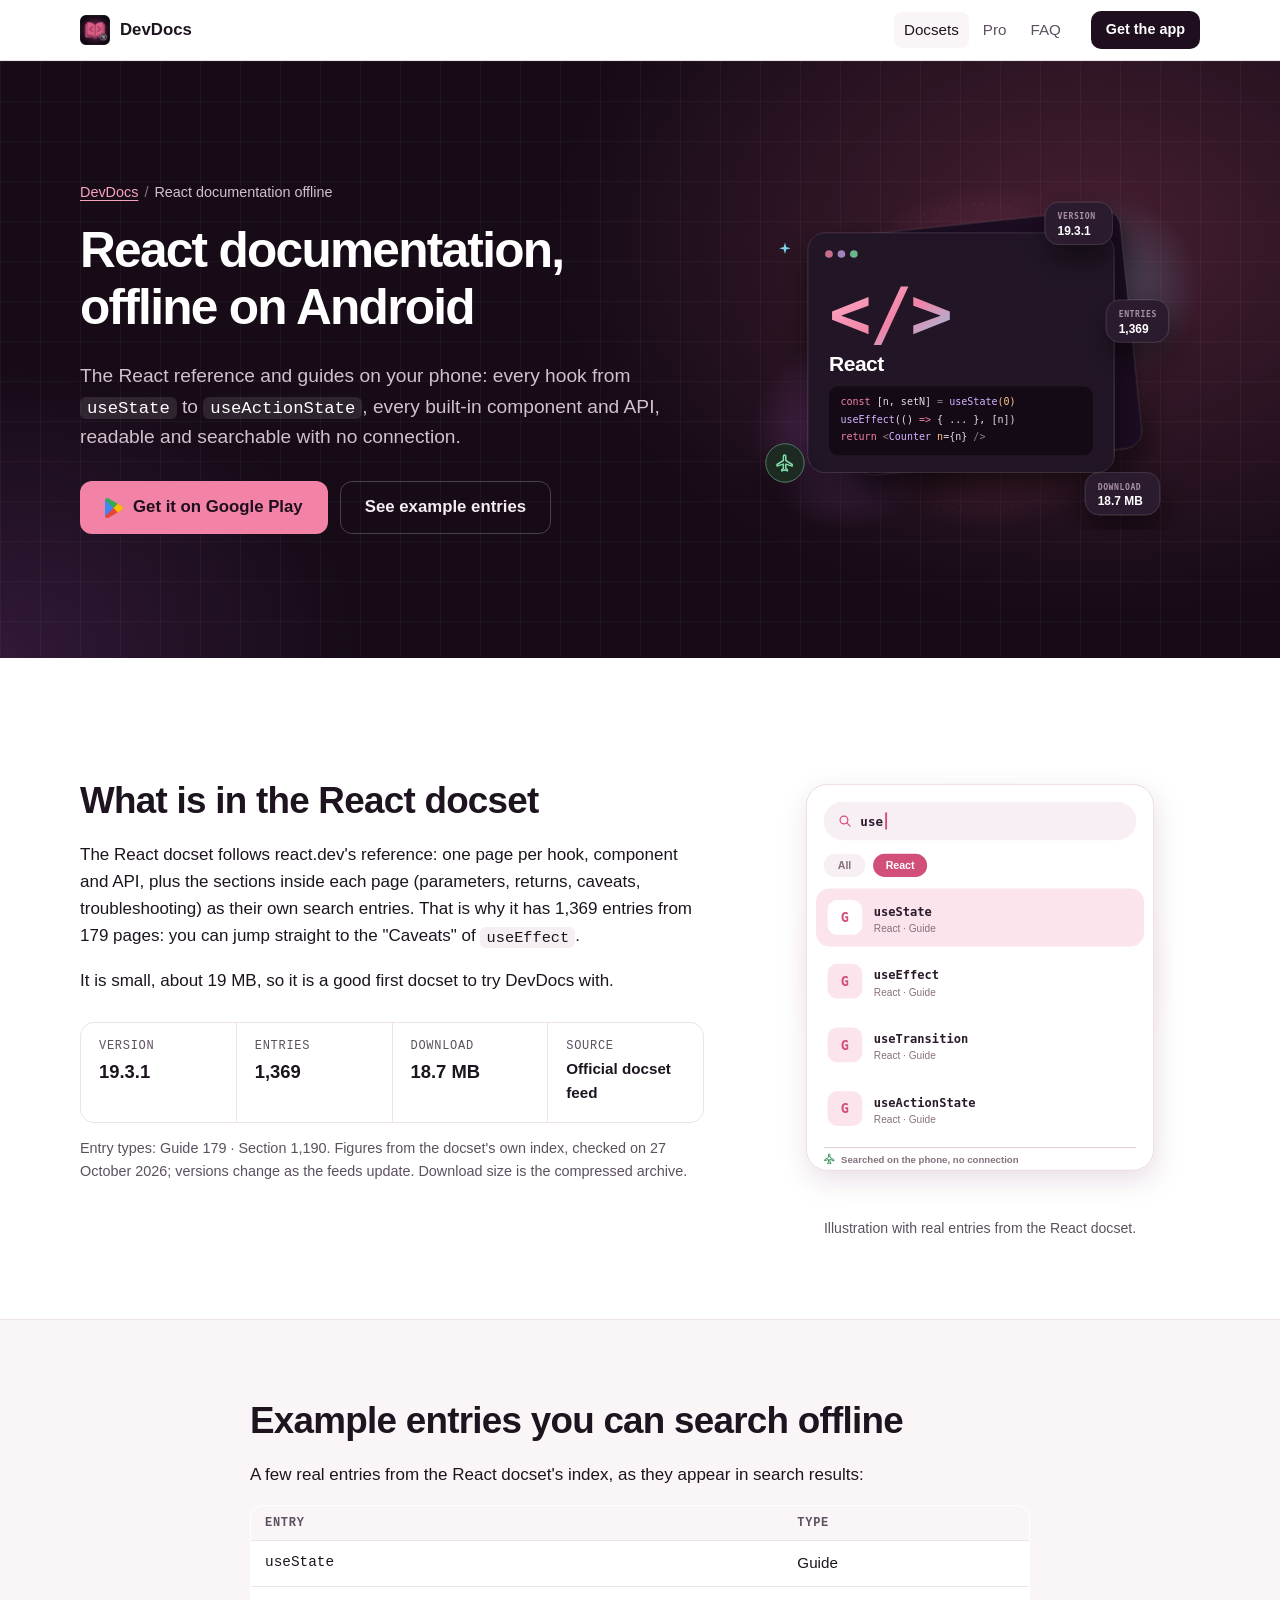
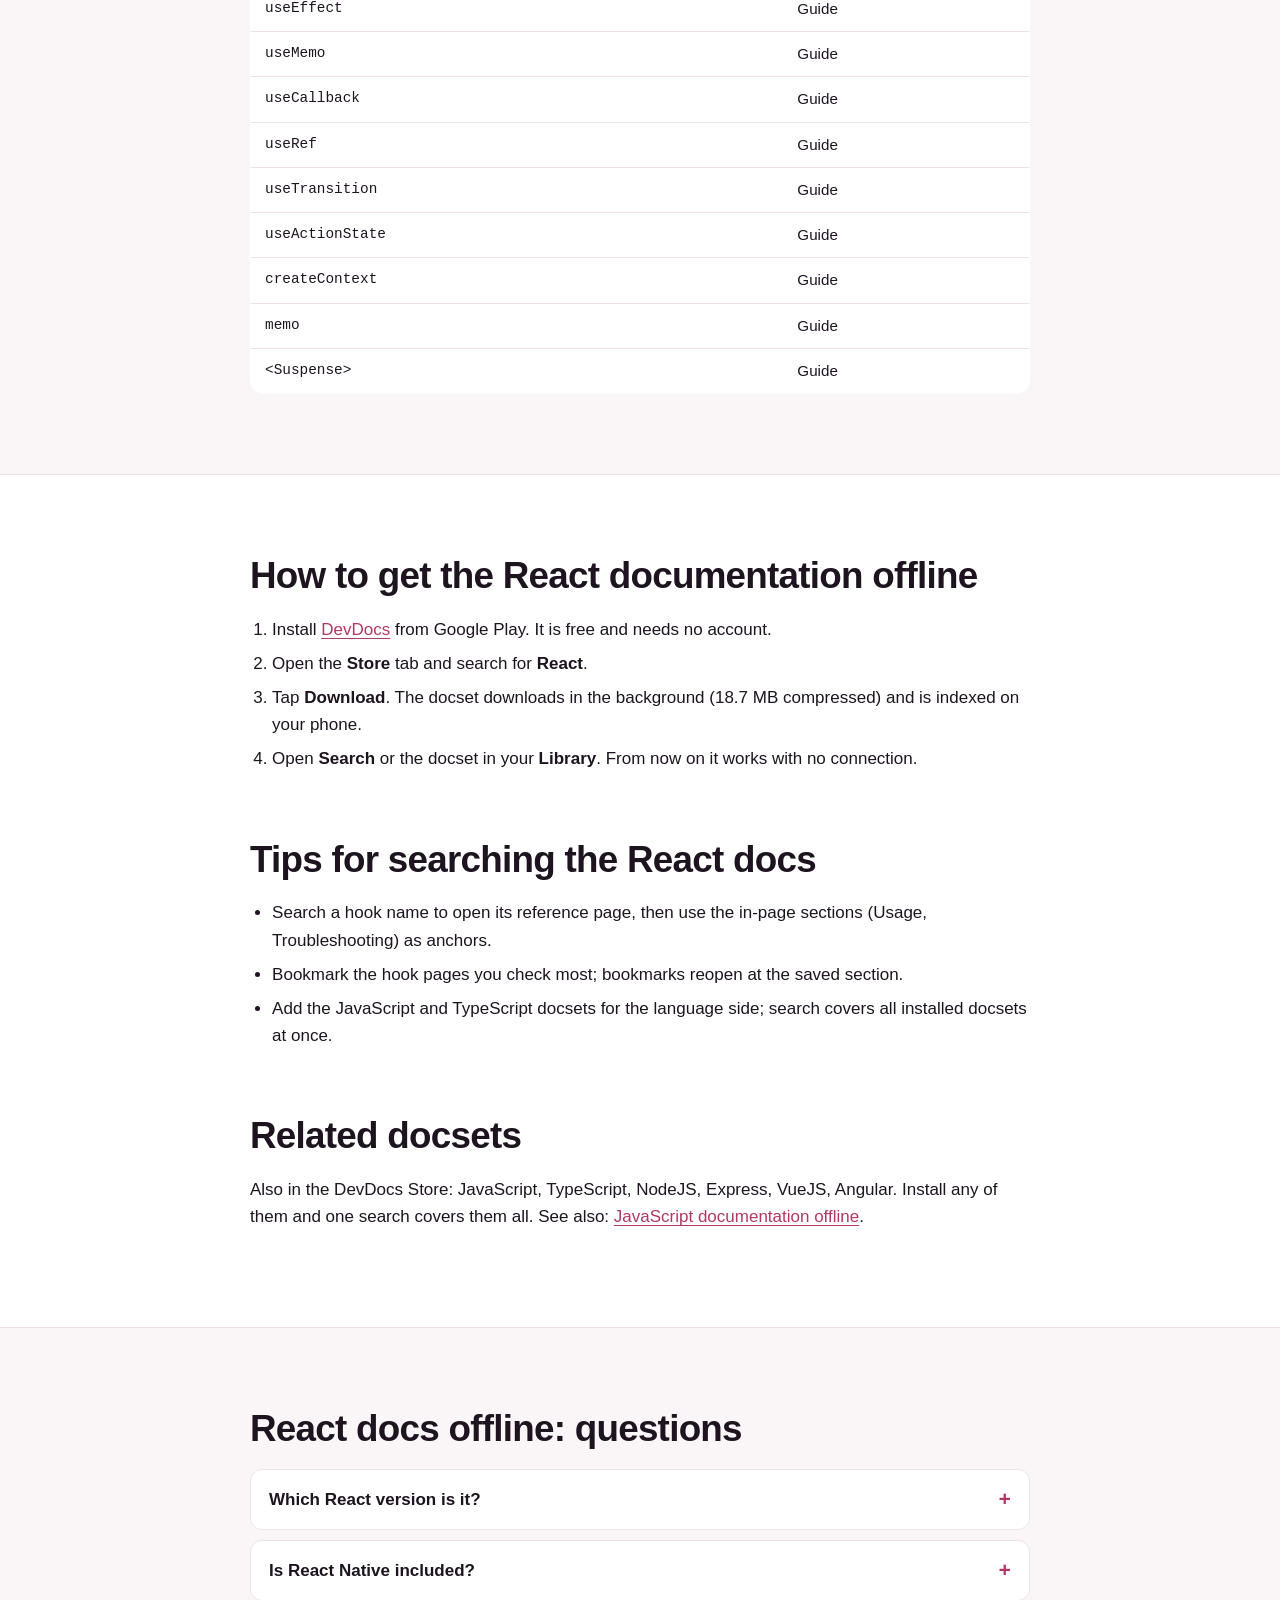
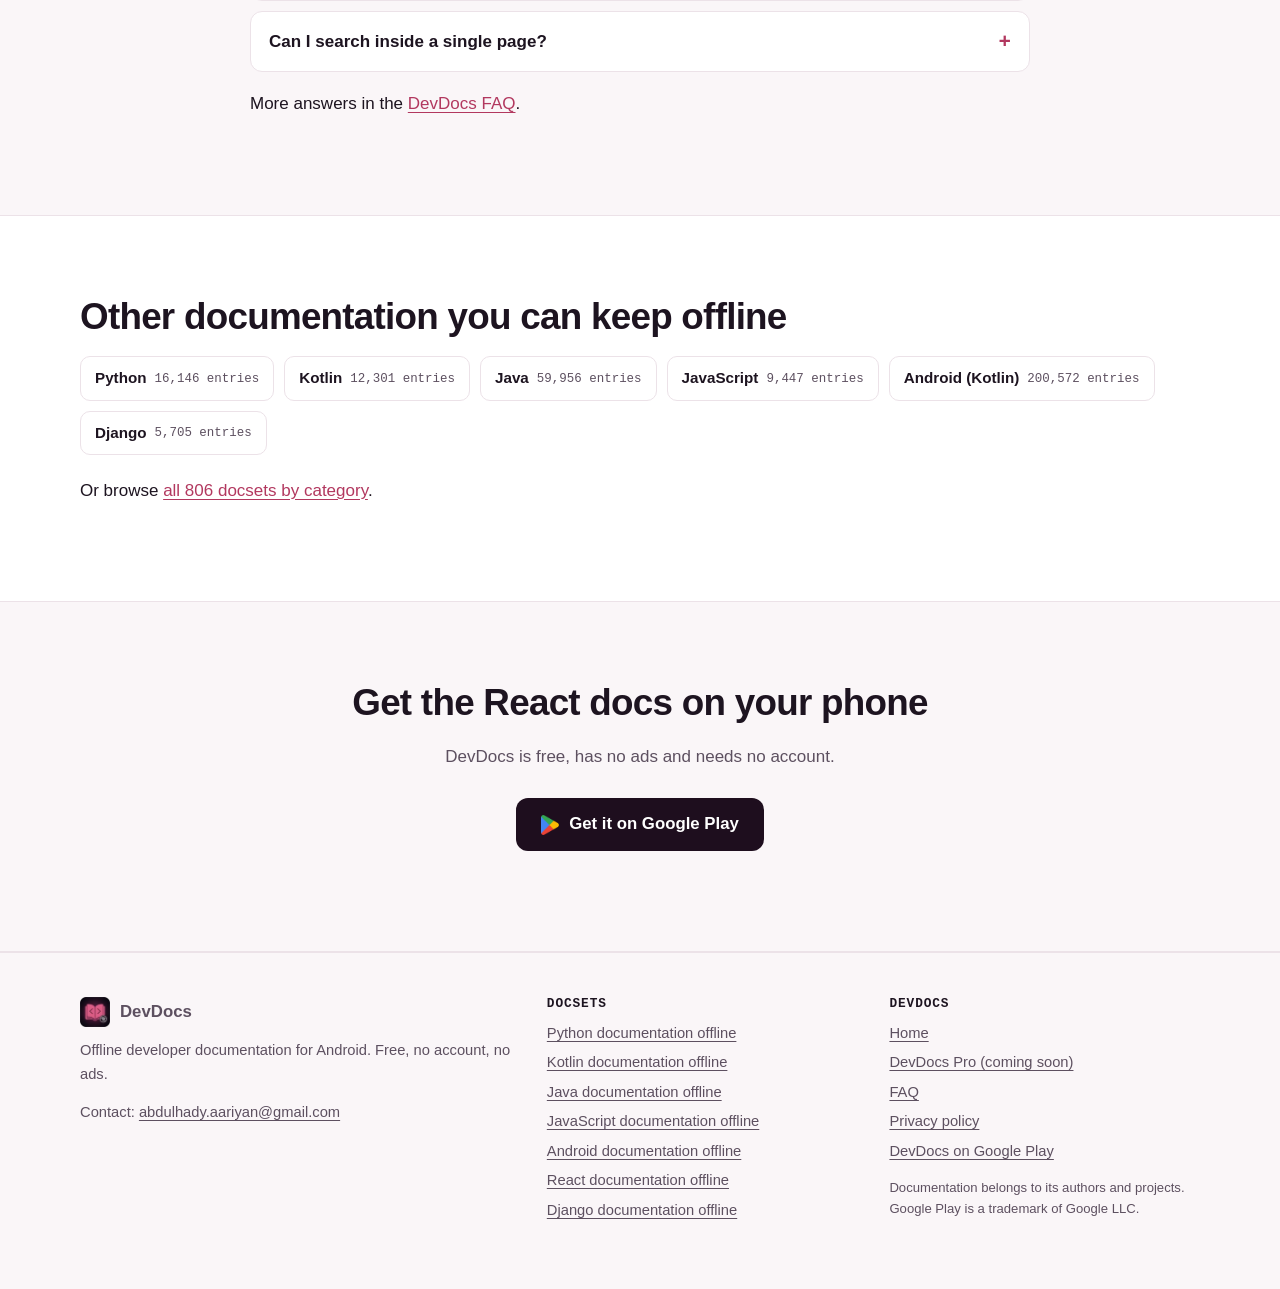
<file: react-documentation-offline/index.html>
<!DOCTYPE html>
<html lang="en">
<head>
<meta charset="utf-8">
<meta name="viewport" content="width=device-width, initial-scale=1">
<title>React Documentation Offline on Android | DevDocs</title>
<meta name="description" content="Read the React docs offline on Android: every hook, component and API page, searchable. React 19.3.1, about 19 MB. Free, no account, no ads.">
<link rel="canonical" href="https://devdocs.landing.matrabhed.com/react-documentation-offline/">
<meta name="theme-color" content="#160b17">
<link rel="icon" href="../assets/favicon-32.png" sizes="32x32" type="image/png">
<link rel="apple-touch-icon" href="../assets/apple-touch-icon.png">
<meta property="og:type" content="website">
<meta property="og:site_name" content="DevDocs">
<meta property="og:title" content="React Documentation Offline on Android | DevDocs">
<meta property="og:description" content="Read the React docs offline on Android: every hook, component and API page, searchable. React 19.3.1, about 19 MB. Free, no account, no ads.">
<meta property="og:url" content="https://devdocs.landing.matrabhed.com/react-documentation-offline/">
<meta property="og:image" content="https://devdocs.landing.matrabhed.com/assets/og-devdocs-2.jpg">
<meta property="og:image:width" content="1200">
<meta property="og:image:height" content="630">
<meta property="og:image:alt" content="DevDocs for Android: developer docs, offline. An illustrated phone searching Python, Kotlin and Pandas docs in airplane mode.">
<meta name="twitter:card" content="summary_large_image">
<meta name="twitter:title" content="React Documentation Offline on Android | DevDocs">
<meta name="twitter:description" content="Read the React docs offline on Android: every hook, component and API page, searchable. React 19.3.1, about 19 MB. Free, no account, no ads.">
<meta name="twitter:image" content="https://devdocs.landing.matrabhed.com/assets/og-devdocs-2.jpg">
<meta name="twitter:image:alt" content="DevDocs for Android: developer docs, offline.">
<link rel="stylesheet" href="../styles.css?v=3">
<script type="application/ld+json">
{
 "@context": "https://schema.org",
 "@type": "BreadcrumbList",
 "itemListElement": [
  {
   "@type": "ListItem",
   "position": 1,
   "name": "DevDocs",
   "item": "https://devdocs.landing.matrabhed.com/"
  },
  {
   "@type": "ListItem",
   "position": 2,
   "name": "React documentation offline",
   "item": "https://devdocs.landing.matrabhed.com/react-documentation-offline/"
  }
 ]
}
</script>
<script type="application/ld+json">
{
 "@context": "https://schema.org",
 "@type": "FAQPage",
 "mainEntity": [
  {
   "@type": "Question",
   "name": "Which React version is it?",
   "acceptedAnswer": {
    "@type": "Answer",
    "text": "The official feed currently publishes React 19.3.1. DevDocs offers updates when the feed publishes a new version."
   }
  },
  {
   "@type": "Question",
   "name": "Is React Native included?",
   "acceptedAnswer": {
    "@type": "Answer",
    "text": "No, React Native is a different project. Check the Store: the catalogue lists the docsets available for download."
   }
  },
  {
   "@type": "Question",
   "name": "Can I search inside a single page?",
   "acceptedAnswer": {
    "@type": "Answer",
    "text": "Yes. Each page's sections are separate entries, so searching useEffect shows the page and its sections, and the reader jumps to the one you pick."
   }
  }
 ]
}
</script>
<script type="application/ld+json">
{
 "@context": "https://schema.org",
 "@type": "WebPage",
 "name": "React Documentation Offline on Android | DevDocs",
 "url": "https://devdocs.landing.matrabhed.com/react-documentation-offline/",
 "description": "Read the React docs offline on Android: every hook, component and API page, searchable. React 19.3.1, about 19 MB. Free, no account, no ads.",
 "about": {
  "@type": "SoftwareApplication",
  "name": "DevDocs - Offline Developer Docs",
  "operatingSystem": "ANDROID",
  "applicationCategory": "DeveloperApplication",
  "offers": {
   "@type": "Offer",
   "price": "0",
   "priceCurrency": "USD"
  }
 }
}
</script>
</head>
<body>
<a class="skip" href="#main">Skip to content</a>
<header class="top">
  <div class="wrap top-in">
    <a class="brand" href="../"><img src="../assets/icon-64.webp" alt="" width="30" height="30">DevDocs</a>
    <nav class="nav" aria-label="Main">
      <a href="../#docsets" aria-current="page" class="hide-sm">Docsets</a>
      <a href="../pro/">Pro</a>
      <a href="../faq/">FAQ</a>
    </nav>
    <a class="btn btn-play btn-sm" data-play href="https://play.google.com/store/apps/details?id=com.devdocs.app&amp;referrer=utm_source%3Dwebsite%26utm_medium%3Dreact_header">Get the app</a>
  </div>
</header>

<main id="main">
<section class="hero page-hero" aria-labelledby="h1">
  <div class="wrap hero-in has-art">
    <div>
      <nav class="crumbs" aria-label="Breadcrumb"><ol><li><a href="../">DevDocs</a></li><li aria-current="page">React documentation offline</li></ol></nav>
      <h1 id="h1">React documentation, offline on Android</h1>
      <p class="lead">The React reference and guides on your phone: every hook from <code>useState</code> to <code>useActionState</code>, every built-in component and API, readable and searchable with no connection.</p>
      <div class="actions"><a class="btn btn-play btn-lg" data-play href="https://play.google.com/store/apps/details?id=com.devdocs.app&amp;referrer=utm_source%3Dwebsite%26utm_medium%3Dreact"><img src="../assets/play-logo.png" alt="" width="18" height="20">Get it on Google Play</a><a class="btn btn-line btn-lg" href="#entries">See example entries</a></div>
    </div>
    <div class="page-art"><img src="../assets/art/head-react.svg" alt="" width="480" height="360" fetchpriority="high"></div>
  </div>
</section>

<section aria-labelledby="inside">
  <div class="wrap split art-split">
    <div class="prose">
      <h2 id="inside">What is in the React docset</h2>
      <p>The React docset follows react.dev's reference: one page per hook, component and API, plus the sections inside each page (parameters, returns, caveats, troubleshooting) as their own search entries. That is why it has 1,369 entries from 179 pages: you can jump straight to the "Caveats" of <code>useEffect</code>.</p>
<p>It is small, about 19 MB, so it is a good first docset to try DevDocs with.</p>
      <dl class="stats">
        <div><dt>Version</dt><dd>19.3.1</dd></div>
        <div><dt>Entries</dt><dd>1,369</dd></div>
        <div><dt>Download</dt><dd>18.7 MB</dd></div>
        <div><dt>Source</dt><dd class="sm">Official docset feed</dd></div>
      </dl>
      <p class="meta">Entry types: Guide 179 · Section 1,190. Figures from the docset's own index, checked on 27 October 2026; versions change as the feeds update. Download size is the compressed archive.</p>
    </div>
    <figure class="art"><img src="../assets/art/search-react.svg" alt="Illustration: a search in DevDocs listing real entries from the React docset" width="456" height="486" loading="lazy" decoding="async"><figcaption>Illustration with real entries from the React docset.</figcaption></figure>
  </div>
</section>

<section class="alt" aria-labelledby="entries" id="entries">
  <div class="narrow">
    <h2 id="entries-h">Example entries you can search offline</h2>
    <p>A few real entries from the React docset's index, as they appear in search results:</p>
    <div class="tbl-wrap"><table class="tbl"><thead><tr><th scope="col">Entry</th><th scope="col">Type</th></tr></thead><tbody>
<tr><td>useState</td><td>Guide</td></tr>
<tr><td>useEffect</td><td>Guide</td></tr>
<tr><td>useMemo</td><td>Guide</td></tr>
<tr><td>useCallback</td><td>Guide</td></tr>
<tr><td>useRef</td><td>Guide</td></tr>
<tr><td>useTransition</td><td>Guide</td></tr>
<tr><td>useActionState</td><td>Guide</td></tr>
<tr><td>createContext</td><td>Guide</td></tr>
<tr><td>memo</td><td>Guide</td></tr>
<tr><td>&lt;Suspense&gt;</td><td>Guide</td></tr>
    </tbody></table></div>
  </div>
</section>

<section aria-labelledby="get">
  <div class="narrow prose">
    <h2 id="get">How to get the React documentation offline</h2>
    <ol>
      <li>Install <a href="../">DevDocs</a> from Google Play. It is free and needs no account.</li>
      <li>Open the <strong>Store</strong> tab and search for <strong>React</strong>.</li>
      <li>Tap <strong>Download</strong>. The docset downloads in the background (18.7 MB compressed) and is indexed on your phone.</li>
      <li>Open <strong>Search</strong> or the docset in your <strong>Library</strong>. From now on it works with no connection.</li>
    </ol>
    <h2>Tips for searching the React docs</h2>
    <ul>
<li>Search a hook name to open its reference page, then use the in-page sections (Usage, Troubleshooting) as anchors.</li>
<li>Bookmark the hook pages you check most; bookmarks reopen at the saved section.</li>
<li>Add the JavaScript and TypeScript docsets for the language side; search covers all installed docsets at once.</li>
    </ul>
    <h2>Related docsets</h2>
    <p>Also in the DevDocs Store: JavaScript, TypeScript, NodeJS, Express, VueJS, Angular. Install any of them and one search covers them all. See also: <a href="../javascript-documentation-offline/">JavaScript documentation offline</a>.</p>
  </div>
</section>

<section class="alt" aria-labelledby="q">
  <div class="narrow">
    <h2 id="q">React docs offline: questions</h2>
    <div class="faq">
<details><summary><h3>Which React version is it?</h3></summary><div>The official feed currently publishes React 19.3.1. DevDocs offers updates when the feed publishes a new version.</div></details>
<details><summary><h3>Is React Native included?</h3></summary><div>No, React Native is a different project. Check the Store: the catalogue lists the docsets available for download.</div></details>
<details><summary><h3>Can I search inside a single page?</h3></summary><div>Yes. Each page's sections are separate entries, so searching useEffect shows the page and its sections, and the reader jumps to the one you pick.</div></details>
</div>
    <p class="mt18">More answers in the <a href="../faq/">DevDocs FAQ</a>.</p>
  </div>
</section>

<section aria-labelledby="more">
  <div class="wrap">
    <h2 id="more">Other documentation you can keep offline</h2>
    <ul class="chips">
<li><a href="../python-documentation-offline/">Python <span>16,146 entries</span></a></li>
<li><a href="../kotlin-documentation-offline/">Kotlin <span>12,301 entries</span></a></li>
<li><a href="../java-documentation-offline/">Java <span>59,956 entries</span></a></li>
<li><a href="../javascript-documentation-offline/">JavaScript <span>9,447 entries</span></a></li>
<li><a href="../android-documentation-offline/">Android (Kotlin) <span>200,572 entries</span></a></li>
<li><a href="../django-documentation-offline/">Django <span>5,705 entries</span></a></li>
    </ul>
    <p>Or browse <a href="../#docsets">all 806 docsets by category</a>.</p>
  </div>
</section>

<section class="alt cta" aria-labelledby="cta">
  <div class="narrow">
    <h2 id="cta">Get the React docs on your phone</h2>
    <p>DevDocs is free, has no ads and needs no account.</p>
    <div class="actions"><a class="btn btn-play btn-lg" data-play href="https://play.google.com/store/apps/details?id=com.devdocs.app&amp;referrer=utm_source%3Dwebsite%26utm_medium%3Dreact_footer"><img src="../assets/play-logo.png" alt="" width="18" height="20">Get it on Google Play</a></div>
  </div>
</section>
</main>
<footer class="foot">
  <div class="wrap foot-in">
    <div>
      <a class="brand" href="../"><img src="../assets/icon-64.webp" alt="" width="30" height="30" loading="lazy">DevDocs</a>
      <p class="mt12">Offline developer documentation for Android. Free, no account, no ads.</p>
      <p>Contact: <a href="mailto:abdulhady.aariyan@gmail.com">abdulhady.aariyan@gmail.com</a></p>
    </div>
    <div>
      <h2>Docsets</h2>
      <ul>
        <li><a href="../python-documentation-offline/">Python documentation offline</a></li>
        <li><a href="../kotlin-documentation-offline/">Kotlin documentation offline</a></li>
        <li><a href="../java-documentation-offline/">Java documentation offline</a></li>
        <li><a href="../javascript-documentation-offline/">JavaScript documentation offline</a></li>
        <li><a href="../android-documentation-offline/">Android documentation offline</a></li>
        <li><a href="../react-documentation-offline/">React documentation offline</a></li>
        <li><a href="../django-documentation-offline/">Django documentation offline</a></li>
      </ul>
    </div>
    <div>
      <h2>DevDocs</h2>
      <ul>
        <li><a href="../">Home</a></li>
        <li><a href="../pro/">DevDocs Pro (coming soon)</a></li>
        <li><a href="../faq/">FAQ</a></li>
        <li><a href="https://devdocs.privacypolicy.matrabhed.com/">Privacy policy</a></li>
        <li><a href="https://play.google.com/store/apps/details?id=com.devdocs.app">DevDocs on Google Play</a></li>
      </ul>
      <p class="fine">Documentation belongs to its authors and projects. Google Play is a trademark of Google LLC.</p>
    </div>
  </div>
</footer>
<script src="../assets/site.js?v=1" defer></script>
</body>
</html>
</file>
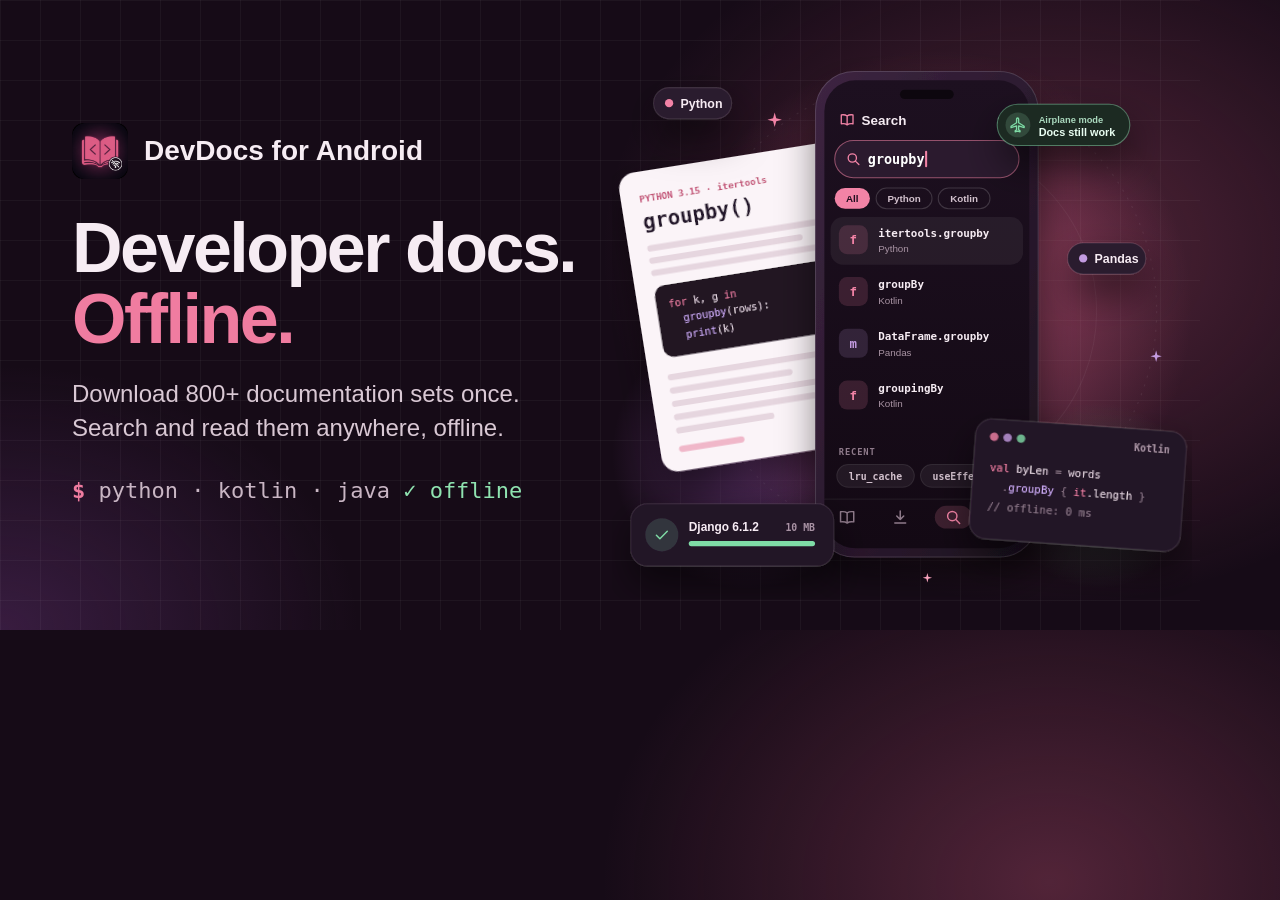
<file: og-share.html>
<!DOCTYPE html>
<html lang="en">
<head>
<meta charset="utf-8">
<title>DevDocs share image (1200x630)</title>
<meta name="robots" content="noindex">
<!--
  Source of assets/og-devdocs-2.jpg, the link preview used by X, Facebook, WhatsApp, Slack and Discord.
  Re-render after changing it (from the site folder):
    "/Applications/Google Chrome.app/Contents/MacOS/Google Chrome" --headless --hide-scrollbars \
      --window-size=1200,630 --screenshot=/tmp/og.png "file://$PWD/og-share.html"
  then save it as a JPEG (quality ~86) at assets/og-devdocs-2.jpg. If you change the image, give it a
  new file name, because X and Facebook cache previews by image URL.
-->
<style>
* { box-sizing: border-box; margin: 0; }
body { width: 1200px; height: 630px; overflow: hidden; position: relative; color: #f6ecf3;
  font-family: -apple-system, "Segoe UI", Roboto, "Helvetica Neue", Arial, sans-serif; -webkit-font-smoothing: antialiased;
  background: radial-gradient(50% 80% at 82% 40%, rgba(220,93,133,.30), transparent 70%), radial-gradient(40% 60% at 0% 100%, rgba(120,60,140,.35), transparent 70%), #160b17; }
.grid { position: absolute; inset: 0; background-image: linear-gradient(rgba(255,255,255,.04) 1px, transparent 1px), linear-gradient(90deg, rgba(255,255,255,.04) 1px, transparent 1px); background-size: 40px 40px; }
.copy { position: absolute; left: 72px; top: 0; bottom: 0; width: 600px; display: flex; flex-direction: column; justify-content: center; }
.brand { display: flex; align-items: center; gap: 16px; font-size: 28px; font-weight: 700; }
.brand img { width: 56px; height: 56px; }
h1 { font-size: 70px; line-height: 1.02; letter-spacing: -2.5px; margin-top: 34px; font-weight: 800; }
h1 span { color: #f07ca0; }
p { font-size: 24px; line-height: 1.4; color: #d9c8d4; margin-top: 22px; max-width: 520px; }
.term { white-space: nowrap; margin-top: 30px; font: 22px/1.5 ui-monospace, "SF Mono", Menlo, Consolas, monospace; color: #c9b6c4; }
.term b { color: #f07ca0; font-weight: 600; }
.term i { font-style: normal; color: #8fe3b0; }
.art { position: absolute; right: 8px; top: 40px; width: 580px; height: 559px; }
</style>
</head>
<body>
<div class="grid"></div>
<div class="copy">
  <div class="brand"><img src="assets/icon-192.png" alt="">DevDocs for Android</div>
  <h1>Developer docs.<br><span>Offline.</span></h1>
  <p>Download 800+ documentation sets once. Search and read them anywhere, offline.</p>
  <div class="term"><b>$</b> python · kotlin · java  <i>✓ offline</i></div>
</div>
<img class="art" src="assets/art/hero.svg" alt="">
</body>
</html>
</file>
<file: styles.css>
/* DevDocs site. System fonts only, no external requests. Light/dark follow the OS. */
:root {
  --bg: #fff; --bg2: #faf6f8; --card: #fff; --line: #ece2e8; --text: #1d1420; --muted: #5d5060;
  --accent: #b2385f; --accent-soft: #fbe7ee; --ok: #1b7a46; --code: #f5eef2;
  --btn: #1e0e1e; --btn-text: #fff; --hero: #160b17; --hero-text: #f6ecf3; --hero-muted: #d2c1cd;
  --mono: ui-monospace, "SF Mono", "Cascadia Code", "Roboto Mono", Menlo, Consolas, monospace;
  --radius: 14px; --shadow: 0 1px 2px rgba(30,14,30,.06), 0 8px 24px rgba(30,14,30,.06);
  color-scheme: light dark;
}
@media (prefers-color-scheme: dark) {
  :root {
    --bg: #110811; --bg2: #170d18; --card: #1b111c; --line: #33233a; --text: #f3e9f0; --muted: #bba9b6;
    --accent: #f283a6; --accent-soft: #3a1a2a; --ok: #7fdca6; --code: #241726;
    --btn: #f283a6; --btn-text: #1e0e1e; --hero: #0c050c; --shadow: 0 1px 2px rgba(0,0,0,.4), 0 8px 24px rgba(0,0,0,.35);
  }
}
* { box-sizing: border-box; }
html { -webkit-text-size-adjust: 100%; scroll-padding-top: 72px; }
body { margin: 0; background: var(--bg); color: var(--text); line-height: 1.6; font-size: 17px;
  font-family: -apple-system, BlinkMacSystemFont, "Segoe UI", Roboto, "Helvetica Neue", Arial, sans-serif; -webkit-font-smoothing: antialiased; }
img { max-width: 100%; height: auto; display: block; }
a { color: var(--accent); text-underline-offset: 3px; }
a:hover { text-decoration-thickness: 2px; }
:focus-visible { outline: 3px solid var(--accent); outline-offset: 2px; border-radius: 6px; }
code, kbd, .mono { font-family: var(--mono); font-size: .9em; }
code { background: var(--code); padding: .1em .4em; border-radius: 6px; }
h1, h2, h3 { line-height: 1.15; letter-spacing: -.02em; margin: 0 0 .5em; }
h1 { font-size: clamp(2.1rem, 5.2vw, 3.6rem); letter-spacing: -.035em; }
h2 { font-size: clamp(1.6rem, 3.2vw, 2.3rem); }
h3 { font-size: 1.15rem; letter-spacing: -.01em; }
p { margin: 0 0 1em; }
.wrap { width: min(1120px, 100% - 40px); margin-inline: auto; }
.narrow { width: min(780px, 100% - 40px); margin-inline: auto; }
.skip { position: absolute; left: -999px; top: 8px; background: var(--btn); color: var(--btn-text); padding: 8px 14px; border-radius: 8px; z-index: 10; }
.skip:focus { left: 8px; }

/* Header */
.top { position: sticky; top: 0; z-index: 5; background: color-mix(in srgb, var(--bg) 88%, transparent); backdrop-filter: saturate(1.4) blur(10px); -webkit-backdrop-filter: saturate(1.4) blur(10px); border-bottom: 1px solid var(--line); }
.top-in { display: flex; align-items: center; gap: 20px; height: 60px; }
.brand { display: flex; align-items: center; gap: 10px; font-weight: 700; color: var(--text); text-decoration: none; font-size: 1.05rem; }
.brand img { width: 30px; height: 30px; }
.nav { display: flex; gap: 4px; margin-left: auto; }
.nav a { color: var(--muted); text-decoration: none; font-size: .95rem; padding: 6px 10px; border-radius: 8px; }
.nav a:hover, .nav a[aria-current] { color: var(--text); background: var(--bg2); }
@media (max-width: 640px) { .nav .hide-sm { display: none; } .top .btn-sm { display: none; } .nav { margin-left: auto; } }

/* Buttons */
.btn { display: inline-flex; align-items: center; justify-content: center; gap: 10px; min-height: 44px; padding: 10px 20px; border-radius: 12px; font-weight: 650; text-decoration: none; border: 1px solid transparent; font-size: 1rem; }
.btn img { width: 18px; height: 20px; }
.btn-play { background: var(--btn); color: var(--btn-text); }
.btn-play:hover { filter: brightness(1.12); }
.btn-line { border-color: var(--line); color: var(--text); background: var(--card); }
.btn-line:hover { border-color: var(--accent); }
.btn-sm { min-height: 36px; padding: 6px 14px; font-size: .9rem; border-radius: 10px; }
.btn-lg { min-height: 52px; padding: 12px 24px; font-size: 1.05rem; }
.hero .btn-play { background: #f283a6; color: #1e0e1e; }
.hero .btn-line { background: transparent; color: var(--hero-text); border-color: rgba(255,255,255,.22); }
.hero .btn-line:hover { border-color: #f283a6; }

/* Hero (always dark: it echoes the app icon) */
.hero { background: radial-gradient(60% 90% at 85% 30%, rgba(220,93,133,.24), transparent 70%), radial-gradient(40% 70% at 0% 100%, rgba(120,60,140,.28), transparent 70%), var(--hero); color: var(--hero-text); position: relative; overflow: hidden; }
.hero::before { content: ""; position: absolute; inset: 0; background-image: linear-gradient(rgba(255,255,255,.035) 1px, transparent 1px), linear-gradient(90deg, rgba(255,255,255,.035) 1px, transparent 1px); background-size: 40px 40px; pointer-events: none; }
.hero-in { position: relative; display: grid; grid-template-columns: 1.05fr 1fr; gap: 32px; align-items: center; padding: 56px 0 0; }
.hero h1 { color: #fff; }
.hero h1 span { color: #f283a6; }
.hero .lead { color: var(--hero-muted); font-size: 1.2rem; max-width: 34em; }
.hero a:not(.btn) { color: #f7a3bd; }
.eyebrow { display: inline-flex; align-items: center; gap: 8px; font: 600 .85rem/1 var(--mono); color: #f7a3bd; background: rgba(242,131,166,.1); border: 1px solid rgba(242,131,166,.25); padding: 7px 12px; border-radius: 999px; margin-bottom: 22px; }
.actions { display: flex; flex-wrap: wrap; gap: 12px; margin: 28px 0 20px; }
.trust { list-style: none; padding: 0; margin: 0 0 56px; display: flex; flex-wrap: wrap; gap: 8px 22px; font-size: .95rem; color: var(--hero-muted); }
.trust li::before { content: "✓ "; color: #7fdca6; font-weight: 700; }
.hero-art { align-self: center; display: flex; justify-content: center; margin: 0 -40px 0 0; padding: 16px 0 36px; }
.hero-svg { width: 100%; max-width: 600px; height: auto; display: block; }
.hero-in > *, .split > *, .bento > *, .grid > * { min-width: 0; }
@media (max-width: 860px) {
  .hero-in { grid-template-columns: 1fr; padding-top: 44px; gap: 8px; }
  .trust { margin-bottom: 8px; }
  .hero-art { margin: 0 -8px; padding-bottom: 20px; }
  .hero-svg { max-width: 460px; }
}

/* Illustrations (original vector art in assets/art, light + dark built in) */
figure { margin: 0; }
.art img { width: 100%; height: auto; }
figcaption { font-size: .88rem; color: var(--muted); margin-top: 10px; text-align: center; }

/* Sections */
section { padding: 80px 0; }
.alt { background: var(--bg2); border-block: 1px solid var(--line); }
.sec-head { max-width: 760px; margin-bottom: 40px; }
.sec-head p { color: var(--muted); font-size: 1.08rem; }
.sec-head .kicker, .kicker { font: 600 .8rem/1 var(--mono); text-transform: uppercase; letter-spacing: .08em; color: var(--accent); margin-bottom: 14px; }

/* Terminal-style search demo */
.term { background: #160b17; color: #eadbe6; border-radius: var(--radius); font-family: var(--mono); font-size: .92rem; box-shadow: var(--shadow); overflow: hidden; border: 1px solid #33233a; }
.term-bar { display: flex; align-items: center; gap: 7px; padding: 12px 16px; border-bottom: 1px solid #2d1f30; color: #a893a3; font-size: .8rem; }
.term-bar i { width: 11px; height: 11px; border-radius: 50%; background: #3a2a3c; }
.term-q { padding: 16px 18px 6px; color: #fff; }
.term-q b { color: #f283a6; }
.term ol { list-style: none; margin: 0; padding: 6px 8px 12px; }
.term li { display: grid; grid-template-columns: minmax(0, 1fr) auto auto; gap: 14px; padding: 8px 10px; border-radius: 8px; align-items: center; }
.term li:nth-child(odd) { background: rgba(255,255,255,.03); }
.term li > span:first-child { overflow-wrap: anywhere; }
.term .ds { color: #a893a3; font-size: .82rem; }
@media (max-width: 480px) { .term { font-size: .82rem; } .term li { grid-template-columns: minmax(0, 1fr) auto; gap: 2px 10px; } .term .ds { grid-row: 2; } .term .ty { grid-row: 1 / 3; grid-column: 2; } }
.term .ty { font-size: .75rem; padding: 2px 8px; border-radius: 6px; background: rgba(242,131,166,.14); color: #f7a3bd; }
.term-note { padding: 0 18px 14px; color: #8f7b8b; font-size: .78rem; }

/* Steps */
.steps { display: grid; grid-template-columns: repeat(3, 1fr); gap: 20px; counter-reset: s; list-style: none; padding: 0; margin: 0; }
.steps li { background: var(--card); border: 1px solid var(--line); border-radius: var(--radius); padding: 24px; counter-increment: s; }
.steps li { position: relative; }
.steps li::before { content: counter(s, decimal-leading-zero); position: absolute; top: 28px; right: 24px; font: 700 .85rem var(--mono); color: var(--muted); opacity: .7; }
.steps .ico { margin-bottom: 16px; }
.steps p { color: var(--muted); margin: 0; }

/* Feature grid */
.grid { display: grid; grid-template-columns: repeat(3, 1fr); gap: 18px; }
.card { background: var(--card); border: 1px solid var(--line); border-radius: var(--radius); padding: 22px; }
.card p { color: var(--muted); margin: 0; font-size: .97rem; }
.card h3 { display: flex; align-items: center; gap: 12px; }
/* Icons: 24px grid, 1.75 stroke, round joins, one duotone fill (.d); colour from currentColor */
.ico { width: 42px; height: 42px; flex: none; border-radius: 12px; display: grid; place-items: center; color: var(--accent);
  background: linear-gradient(150deg, var(--accent-soft), color-mix(in srgb, var(--accent-soft) 45%, var(--card)));
  box-shadow: inset 0 0 0 1px color-mix(in srgb, var(--accent) 16%, transparent); }
.i { width: 22px; height: 22px; fill: none; stroke: currentColor; stroke-width: 1.75; stroke-linecap: round; stroke-linejoin: round; }
.i .d { fill: currentColor; stroke: none; opacity: .22; }
@media (max-width: 900px) { .grid, .steps { grid-template-columns: 1fr 1fr; } }
@media (max-width: 600px) { .grid, .steps { grid-template-columns: 1fr; } section { padding: 60px 0; } }

/* Bento of illustrated tiles */
.bento { display: grid; grid-template-columns: repeat(3, 1fr); gap: 18px; }
.tile { background: var(--card); border: 1px solid var(--line); border-radius: 20px; overflow: hidden; display: flex; flex-direction: column; }
.tile.w2 { grid-column: span 2; }
.tile-art { background: radial-gradient(80% 90% at 50% 40%, color-mix(in srgb, var(--accent-soft) 70%, transparent), transparent 75%), var(--bg2); border-bottom: 1px solid var(--line); }
.tile-art img { width: 100%; height: auto; }
.tile-txt { padding: 20px 24px 24px; }
.tile-txt p { color: var(--muted); margin: 0; font-size: .97rem; }
@media (max-width: 900px) { .bento { grid-template-columns: 1fr 1fr; } .tile.w2 { grid-column: span 2; } }
@media (max-width: 600px) { .bento { grid-template-columns: 1fr; } .tile.w2 { grid-column: auto; } .tile.w2 .tile-art img { height: 210px; object-fit: cover; } }

/* Split blocks (copy + phone) */
.split { display: grid; grid-template-columns: 1fr 280px; gap: 56px; align-items: center; }
.split.rev { grid-template-columns: 280px 1fr; }
.split.wide { grid-template-columns: 1fr 460px; }
.split.rev > figure { order: -1; }
.split.art-split { grid-template-columns: 1fr 440px; }
.split.rev.art-split { grid-template-columns: 440px 1fr; }
.split.art-split > figure { max-width: 440px; }
.feat .ico { margin-bottom: 16px; }
@media (max-width: 860px) { .split.wide { grid-template-columns: 1fr; } }
@media (max-width: 900px) { .split.art-split, .split.rev.art-split { grid-template-columns: 1fr 360px; } .split.rev.art-split { grid-template-columns: 360px 1fr; } }
@media (max-width: 760px) { .split, .split.rev, .split.art-split, .split.rev.art-split { grid-template-columns: 1fr; gap: 28px; } .split > figure { max-width: 420px; width: 100%; margin-inline: auto; } .split.rev > figure { order: 0; } }

/* Docset chips and lists */
.chips { display: flex; flex-wrap: wrap; gap: 10px; list-style: none; padding: 0; margin: 0 0 22px; }
.chips a { display: inline-flex; gap: 8px; align-items: center; padding: 9px 14px; border-radius: 10px; border: 1px solid var(--line); background: var(--card); text-decoration: none; color: var(--text); font-weight: 600; font-size: .95rem; }
.chips a:hover { border-color: var(--accent); color: var(--accent); }
.chips a span { font: .78rem var(--mono); color: var(--muted); font-weight: 400; }
.cats { columns: 2 320px; column-gap: 32px; }
.cats div { break-inside: avoid; margin-bottom: 18px; }
.cats h3 { font-size: .8rem; font-family: var(--mono); text-transform: uppercase; letter-spacing: .07em; color: var(--accent); margin-bottom: 6px; }
.cats p { color: var(--muted); font-size: .95rem; margin: 0; }

/* Stats row */
.stats { display: grid; grid-template-columns: repeat(4, 1fr); gap: 1px; background: var(--line); border: 1px solid var(--line); border-radius: var(--radius); overflow: hidden; margin: 28px 0 0; }
.stats div { background: var(--card); padding: 16px 18px; }
.stats dt { font: .75rem var(--mono); text-transform: uppercase; letter-spacing: .06em; color: var(--muted); }
.stats dd { margin: 4px 0 0; font-weight: 700; font-size: 1.15rem; }
@media (max-width: 640px) { .stats { grid-template-columns: 1fr 1fr; } }

/* Tables */
.tbl { width: 100%; border-collapse: collapse; font-size: .95rem; background: var(--card); border: 1px solid var(--line); border-radius: var(--radius); overflow: hidden; }
.tbl th, .tbl td { text-align: left; padding: 10px 14px; border-bottom: 1px solid var(--line); vertical-align: top; }
.tbl th { font: 600 .75rem var(--mono); text-transform: uppercase; letter-spacing: .06em; color: var(--muted); background: var(--bg2); }
.tbl tr:last-child td { border-bottom: 0; }
.tbl td:first-child { font-family: var(--mono); font-size: .9rem; word-break: break-word; }
.tbl-wrap { overflow-x: auto; }

/* Breadcrumbs */
.crumbs ol { list-style: none; display: flex; flex-wrap: wrap; gap: 6px; padding: 0; margin: 0 0 18px; font-size: .9rem; color: var(--hero-muted); }
.crumbs li + li::before { content: "/"; margin-right: 6px; opacity: .6; }
.crumbs a { color: #f7a3bd; }
.page-hero .hero-in { grid-template-columns: 1fr; padding: 48px 0 56px; }
.page-hero .hero-in.has-art { grid-template-columns: 1.15fr .85fr; gap: 40px; padding: 40px 0 44px; }
.page-art img { width: 100%; max-width: 480px; height: auto; margin-inline: auto; }
@media (max-width: 860px) { .page-hero .hero-in.has-art { grid-template-columns: 1fr; gap: 24px; } .page-art img { max-width: 420px; } }
.page-hero h1 { font-size: clamp(2rem, 4.6vw, 3.1rem); }
.page-hero .actions { margin-bottom: 0; }

/* Article text */
.prose h2 { margin-top: 1.8em; }
.prose h2:first-child { margin-top: 0; }
.prose ul, .prose ol { padding-left: 1.3em; }
.prose li { margin-bottom: .4em; }
.note { border: 1px solid var(--line); border-left: 4px solid var(--accent); background: var(--bg2); padding: 16px 18px; border-radius: 10px; margin: 0 0 1.2em; }
.note p:last-child { margin: 0; }

/* Pro */
.badge { display: inline-block; font: 700 .72rem/1 var(--mono); letter-spacing: .06em; text-transform: uppercase; padding: 5px 9px; border-radius: 6px; background: var(--accent-soft); color: var(--accent); vertical-align: middle; }
.hero .badge { background: rgba(242,131,166,.16); color: #f7a3bd; }
.price { display: grid; grid-template-columns: 1fr 1fr; gap: 18px; margin: 0 0 18px; }
.price .card { text-align: left; }
.price .amt { font-size: 2rem; font-weight: 800; letter-spacing: -.03em; }
.price .amt small { font-size: 1rem; font-weight: 500; color: var(--muted); }
@media (max-width: 600px) { .price { grid-template-columns: 1fr; } }
.feat { padding: 56px 0; border-top: 1px solid var(--line); }
.feat:first-of-type { border-top: 0; }

/* FAQ */
.faq details { border: 1px solid var(--line); border-radius: 12px; background: var(--card); margin-bottom: 10px; }
.faq summary { cursor: pointer; padding: 16px 48px 16px 18px; font-weight: 650; list-style: none; position: relative; }
.faq summary::-webkit-details-marker { display: none; }
.faq summary::after { content: "+"; position: absolute; right: 18px; top: 50%; transform: translateY(-50%); font: 600 1.3rem var(--mono); color: var(--accent); }
.faq details[open] summary::after { content: "−"; }
.faq details > div { padding: 0 18px 14px; color: var(--muted); }
.faq h2, .faq h3 { font-size: inherit; margin: 0; display: inline; letter-spacing: 0; line-height: 1.4; }

/* CTA band */
.cta { text-align: center; }
.cta .actions { justify-content: center; }
.cta p { color: var(--muted); }

/* Footer */
.foot { border-top: 1px solid var(--line); padding: 44px 0 56px; font-size: .92rem; color: var(--muted); background: var(--bg2); }
.foot-in { display: grid; grid-template-columns: 1.4fr 1fr 1fr; gap: 32px; }
.foot h2 { font-size: .8rem; font-family: var(--mono); text-transform: uppercase; letter-spacing: .07em; color: var(--text); margin-bottom: 10px; }
.foot ul { list-style: none; padding: 0; margin: 0; }
.foot li { margin-bottom: 6px; }
.foot a { color: var(--muted); }
.foot a:hover { color: var(--accent); }
@media (max-width: 700px) { .foot-in { grid-template-columns: 1fr; } }
@media (prefers-reduced-motion: no-preference) { html { scroll-behavior: smooth; } }
.hero code { background: rgba(255,255,255,.1); color: #fff; }
.price .amt { color: var(--text); margin: 6px 0; }

/* Small utilities (instead of inline styles) */
.hero-note { color: var(--hero-muted); font-size: .95rem; margin: 16px 0 0; }
.muted { color: var(--muted); }
.stats dd.sm { font-size: .95rem; }
.mt12 { margin-top: 12px; }
.mt18 { margin-top: 18px; }
.fine { margin-top: 14px; font-size: .82rem; }
.meta { margin-top: 14px; font-size: .9rem; color: var(--muted); }
section.pt24 { padding-top: 24px; }

.ai-pill{display:flex;width:fit-content;align-items:center;gap:.45rem;margin:0 0 1rem;padding:.38rem .8rem .38rem .55rem;border-radius:999px;font-size:.84rem;color:#f6ecf3;text-decoration:none;background:linear-gradient(90deg,rgba(242,131,166,.22),rgba(195,155,224,.22));border:1px solid rgba(242,131,166,.45)}
.ai-pill:hover{border-color:#f283a6}
.ai-pill b{font-weight:700}
.ai-spark{color:#f283a6}
.ai-soon{font-size:.72rem;font-weight:650;padding:.12rem .45rem;border-radius:999px;background:rgba(255,255,255,.12);color:#e6d3df}

/* Email signup (hidden until configured; see assets/site.js) */
section.signup { padding: 0 0 80px; }
.su-card { display: grid; grid-template-columns: 1fr 1fr; gap: 28px; align-items: center; background: var(--card); border: 1px solid var(--line); border-radius: var(--radius); padding: 28px; box-shadow: var(--shadow); }
.su-copy h2 { font-size: clamp(1.3rem, 2.4vw, 1.6rem); }
.su-copy p:last-child { color: var(--muted); margin: 0; font-size: .97rem; }
.su-copy .kicker { margin-bottom: 10px; }
.su-label { display: block; font-weight: 650; font-size: .92rem; margin-bottom: 6px; }
.su-row { display: flex; gap: 8px; }
.su-row input { flex: 1; min-width: 0; min-height: 44px; padding: 10px 14px; border-radius: 12px; border: 1px solid var(--line); background: var(--bg); color: var(--text); font: inherit; font-size: 1rem; }
.su-row input:focus-visible { border-color: var(--accent); }
.su-row .btn { cursor: pointer; font-family: inherit; }
.su-row .btn:disabled { opacity: .6; cursor: default; }
.su-trap { position: absolute; left: -9999px; width: 1px; height: 1px; overflow: hidden; }
.su-fine { font-size: .82rem; color: var(--muted); margin: 10px 0 0; }
.su-status { font-weight: 650; color: var(--ok); margin: 8px 0 0; }
.su-status:empty { display: none; }
@media (max-width: 700px) { .su-card { grid-template-columns: 1fr; padding: 22px; } .su-row { flex-direction: column; } }
</file>
